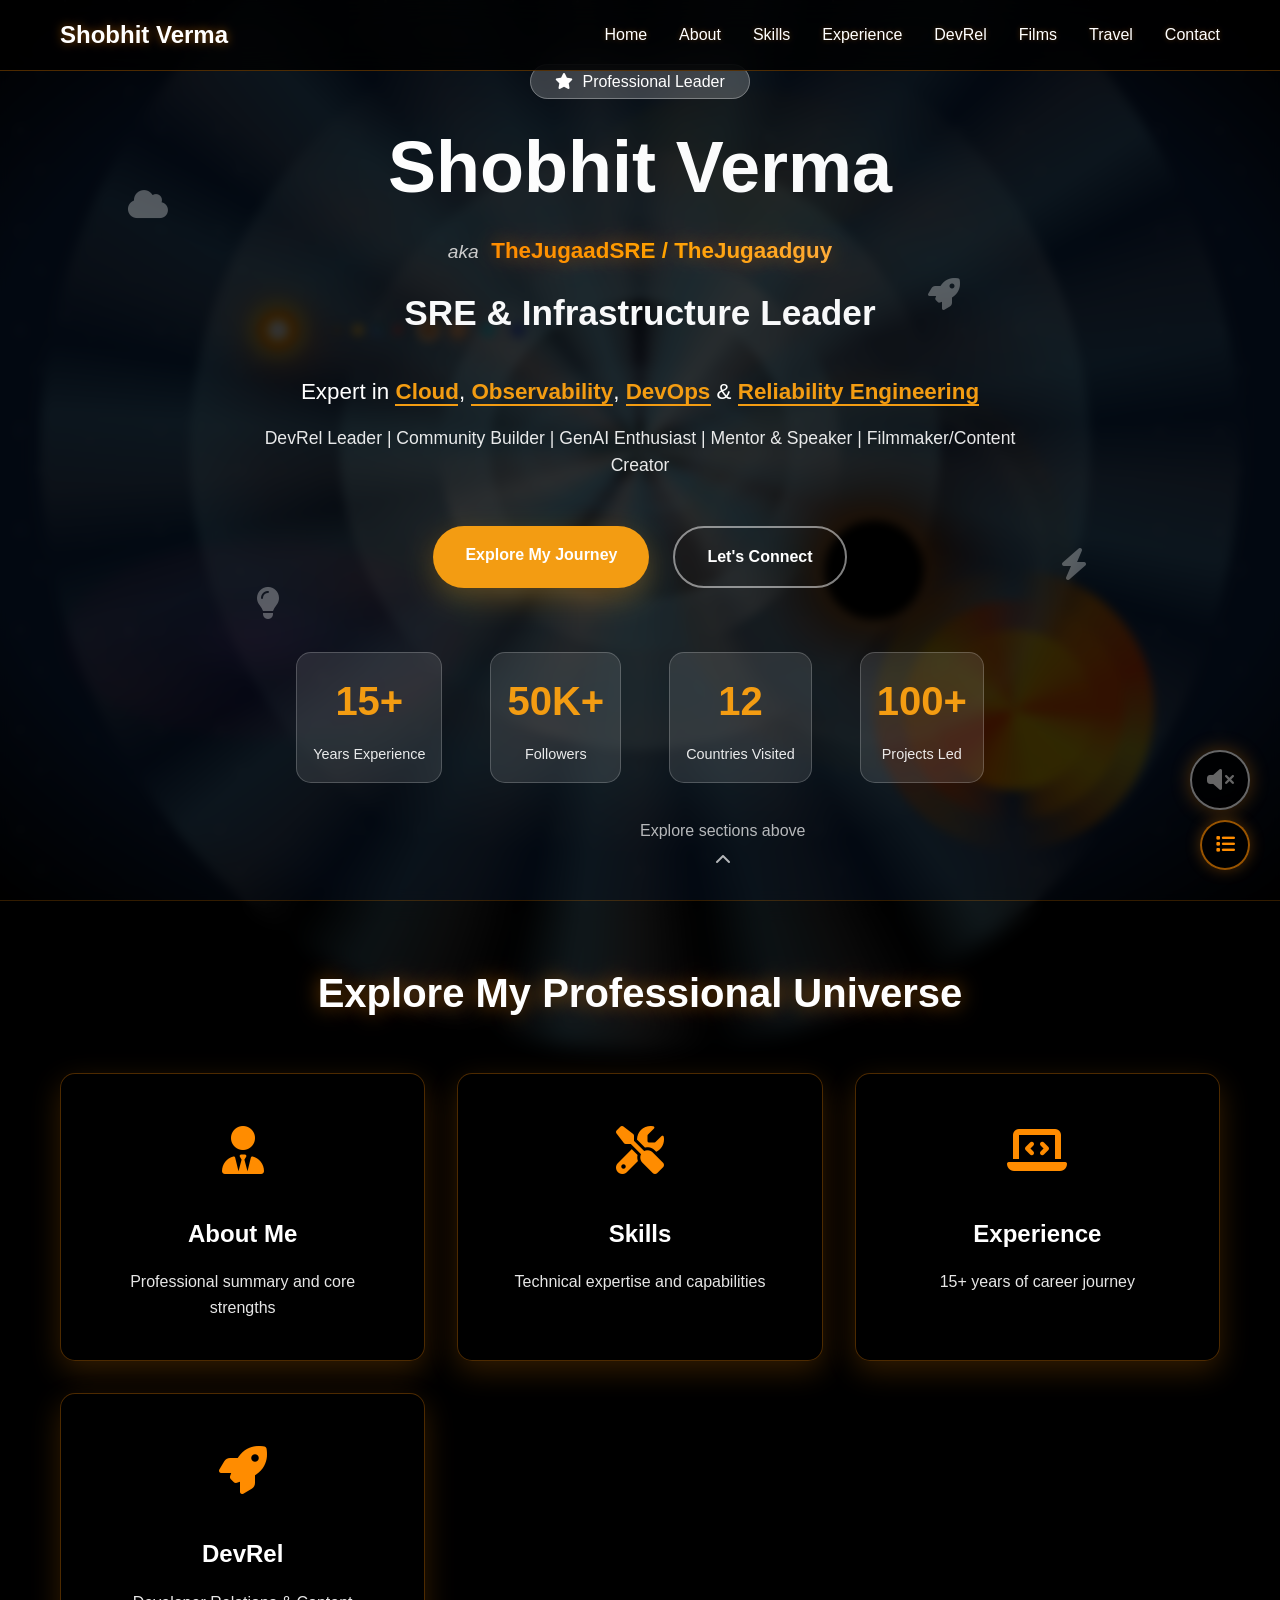
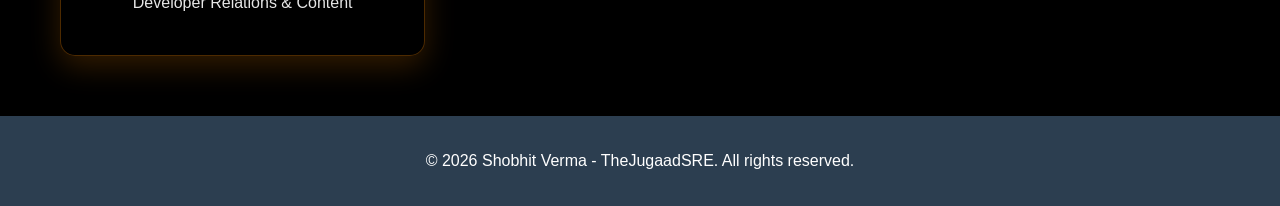
<file: index.html>
﻿<!DOCTYPE html>
<html lang="en">
<head>
    <meta charset="UTF-8">
    <meta name="viewport" content="width=device-width, initial-scale=1.0">
    <title>Shobhit Verma - TheJugaadSRE | SRE Manager & Content Creator</title>
    <link rel="stylesheet" href="styles.css">
    <link href="https://cdnjs.cloudflare.com/ajax/libs/font-awesome/6.4.0/css/all.min.css" rel="stylesheet">
</head>
<body>
    <!-- Epic Cosmic Background -->
    <div class="cosmic-scene">
        <!-- Deep Space Background -->
        <div class="deep-space"></div>
        
        <!-- Distant Stars -->
        <div class="star-field">
            <div class="star"></div>
            <div class="star"></div>
            <div class="star"></div>
            <div class="star"></div>
            <div class="star"></div>
            <div class="star"></div>
            <div class="star"></div>
            <div class="star"></div>
            <div class="star"></div>
            <div class="star"></div>
            <div class="star"></div>
            <div class="star"></div>
            <div class="star"></div>
            <div class="star"></div>
            <div class="star"></div>
            <div class="star"></div>
            <div class="star"></div>
            <div class="star"></div>
            <div class="star"></div>
            <div class="star"></div>
        </div>
        
        <!-- Solar System -->
        <div class="solar-system">
            <!-- Sun -->
            <div class="sun">
                <div class="sun-core"></div>
                <div class="sun-corona"></div>
            </div>
            
            <!-- Planets -->
            <div class="planet mercury"></div>
            <div class="planet venus"></div>
            <div class="planet earth">
                <div class="moon"></div>
            </div>
            <div class="planet mars"></div>
            <div class="planet jupiter">
                <div class="jupiter-spot"></div>
            </div>
            <div class="planet saturn">
                <div class="saturn-rings"></div>
            </div>
            <div class="planet uranus"></div>
            <div class="planet neptune"></div>
            
            <!-- Asteroid Belt -->
            <div class="asteroid-belt">
                <div class="asteroid"></div>
                <div class="asteroid"></div>
                <div class="asteroid"></div>
                <div class="asteroid"></div>
                <div class="asteroid"></div>
            </div>
        </div>
        
        <!-- Wormhole -->
        <div class="wormhole">
            <div class="wormhole-entrance"></div>
            <div class="wormhole-tunnel"></div>
            <div class="wormhole-exit"></div>
            <div class="wormhole-energy"></div>
            <div class="wormhole-donut"></div>
        </div>
        
        <!-- Black Hole -->
        <div class="blackhole-system">
            <div class="gravitational-lensing"></div>
            <div class="accretion-disk"></div>
            <div class="blackhole-center"></div>
            <div class="event-horizon"></div>
            <div class="hawking-radiation"></div>
        </div>
        
        <!-- Space Phenomena -->
        <div class="nebula"></div>
        <div class="cosmic-dust"></div>
        
        <!-- Moving Elements -->
        <div class="space-particles">
            <div class="particle"></div>
            <div class="particle"></div>
            <div class="particle"></div>
            <div class="particle"></div>
            <div class="particle"></div>
            <div class="particle"></div>
            <div class="particle"></div>
            <div class="particle"></div>
            <div class="particle"></div>
            <div class="particle"></div>
            <div class="particle"></div>
            <div class="particle"></div>
            <div class="particle"></div>
            <div class="particle"></div>
            <div class="particle"></div>
        </div>
        
        <!-- Comets -->
        <div class="comet comet-1">
            <div class="comet-tail"></div>
        </div>
        <div class="comet comet-2">
            <div class="comet-tail"></div>
        </div>
    </div>

    <!-- Advanced Web Audio API System - No HTML5 audio elements needed -->
    
    <!-- Audio Control -->
    <div class="audio-control">
        <button id="audioToggle" class="audio-btn" title="Toggle Space Music">
            <i class="fas fa-volume-mute"></i>
        </button>
        <div class="music-playlist" id="musicPlaylist" style="display: none;">
            <div class="playlist-header"><i class="fas fa-music" style="margin-right:0.3rem;"></i> Cosmic Soundscapes</div>
            <div class="playlist-tracks">
                <div class="track-item" data-track="deep-space"><i class="fas fa-moon" style="margin-right:0.3rem;"></i> Deep Space Humming</div>
                <div class="track-item" data-track="cosmic-winds"><i class="fas fa-wind" style="margin-right:0.3rem;"></i> Cosmic Winds</div>
                <div class="track-item" data-track="stellar-harmony"><i class="fas fa-star" style="margin-right:0.3rem;"></i> Stellar Harmony</div>
                <div class="track-item" data-track="nebula-dreams"><i class="fas fa-star" style="margin-right:0.3rem;"></i> Nebula Dreams</div>
                <div class="track-item" data-track="quantum-pulse"><i class="fas fa-atom" style="margin-right:0.3rem;"></i> Quantum Pulse</div>
            </div>
        </div>
        <button id="playlistToggle" class="playlist-btn" title="Show Playlist">
            <i class="fas fa-list"></i>
        </button>
    </div>

    <!-- Navigation -->
    <nav class="navbar">
        <div class="nav-container">
            <div class="nav-logo">
                <h2>Shobhit Verma</h2>
            </div>
            <ul class="nav-menu">
                <li><a href="index.html">Home</a></li>
                <li><a href="about.html">About</a></li>
                <li><a href="skills.html">Skills</a></li>
                <li><a href="experience.html">Experience</a></li>
                <li><a href="devrel.html">DevRel</a></li>
                <li><a href="films.html">Films</a></li>
                <li><a href="travel.html">Travel</a></li>
                <li><a href="contact.html">Contact</a></li>
            </ul>
            <div class="hamburger">
                <span></span>
                <span></span>
                <span></span>
            </div>
        </div>
    </nav>

    <!-- Hero Section - Main Home Content -->
    <section id="home" class="hero">
        <div class="hero-content">
            <div class="hero-badge">
                <span class="badge-text"><i class="fas fa-star" style="margin-right:0.3rem;"></i> Professional Leader</span>
            </div>
            <h1>Shobhit Verma</h1>
            <div class="hero-brand">
                <span class="brand-aka">aka</span>
                <span class="brand-names">TheJugaadSRE / TheJugaadguy</span>
            </div>
            <h2 class="hero-subtitle">SRE & Infrastructure Leader</h2>
            <div class="hero-headline">
                <p class="headline-main">Expert in <span class="highlight">Cloud</span>, <span class="highlight">Observability</span>, <span class="highlight">DevOps</span> & <span class="highlight">Reliability Engineering</span></p>
                <p class="headline-sub">DevRel Leader | Community Builder | GenAI Enthusiast | Mentor & Speaker | Filmmaker/Content Creator</p>
            </div>
            
            <div class="hero-cta">
                <a href="about.html" class="cta-primary">Explore My Journey</a>
                <a href="contact.html" class="cta-secondary">Let's Connect</a>
            </div>
            
            <div class="hero-stats">
                <div class="stat">
                    <span class="stat-number">15+</span>
                    <span class="stat-label">Years Experience</span>
                </div>
                <div class="stat">
                    <span class="stat-number">50K+</span>
                    <span class="stat-label">Followers</span>
                </div>
                <div class="stat">
                    <span class="stat-number">12</span>
                    <span class="stat-label">Countries Visited</span>
                </div>
                <div class="stat">
                    <span class="stat-number">100+</span>
                    <span class="stat-label">Projects Led</span>
                </div>
            </div>
            
            <div class="hero-scroll">
                <div class="scroll-indicator">
                    <span>Explore sections above</span>
                    <i class="fas fa-chevron-up"></i>
                </div>
            </div>
        </div>
        
        <!-- Floating elements for visual appeal -->
        <div class="floating-elements">
            <div class="float-item" data-speed="2"><i class="fas fa-cloud"></i></div>
            <div class="float-item" data-speed="3"><i class="fas fa-bolt"></i></div>
            <div class="float-item" data-speed="1.5"><i class="fas fa-rocket"></i></div>
            <div class="float-item" data-speed="2.5"><i class="fas fa-lightbulb"></i></div>
        </div>
    </section>

    <!-- Quick Navigation Cards -->
    <section class="quick-nav">
        <div class="container">
            <h2>Explore My Professional Universe</h2>
            <div class="nav-cards">
                <a href="about.html" class="nav-card">
                    <div class="card-icon"><i class="fas fa-user-tie"></i></div><h3>About Me</h3>
                    <p>Professional summary and core strengths</p>
                </a>
                <a href="skills.html" class="nav-card">
                    <div class="card-icon"><i class="fas fa-tools"></i></div><h3>Skills</h3>
                    <p>Technical expertise and capabilities</p>
                </a>
                <a href="experience.html" class="nav-card">
                    <div class="card-icon"><i class="fas fa-laptop-code"></i></div><h3>Experience</h3>
                    <p>15+ years of career journey</p>
                </a>
                <a href="devrel.html" class="nav-card">
                    <div class="card-icon"><i class="fas fa-rocket"></i></div><h3>DevRel</h3>
                    <p>Developer Relations & Content</p>
                </a>
            </div>
        </div>
    </section>

    <!-- Footer -->
    <footer class="footer">
        <div class="container">
            <p>&copy; 2026 Shobhit Verma - TheJugaadSRE. All rights reserved.</p>
        </div>
    </footer>

    <script src="script.js"></script>
    <script src="cosmic-audio.js"></script>
</body>
</html>
</file>
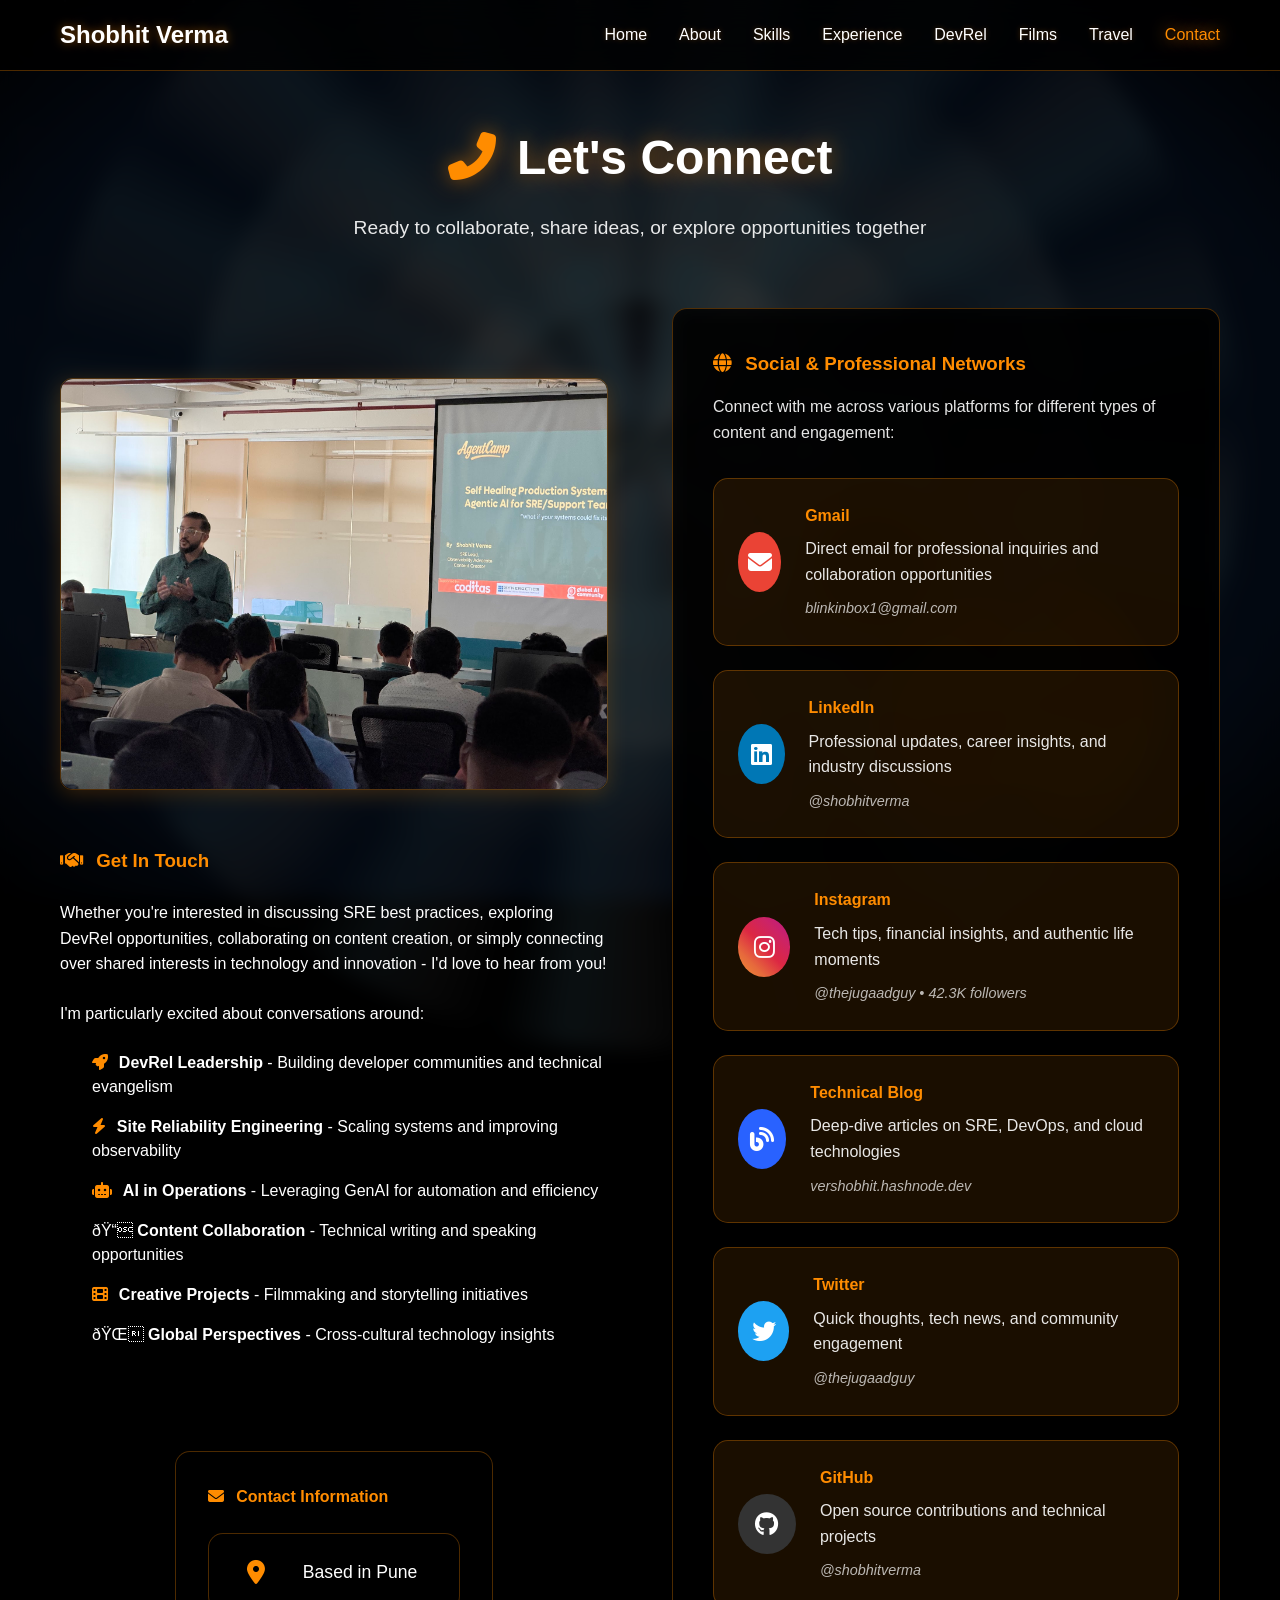
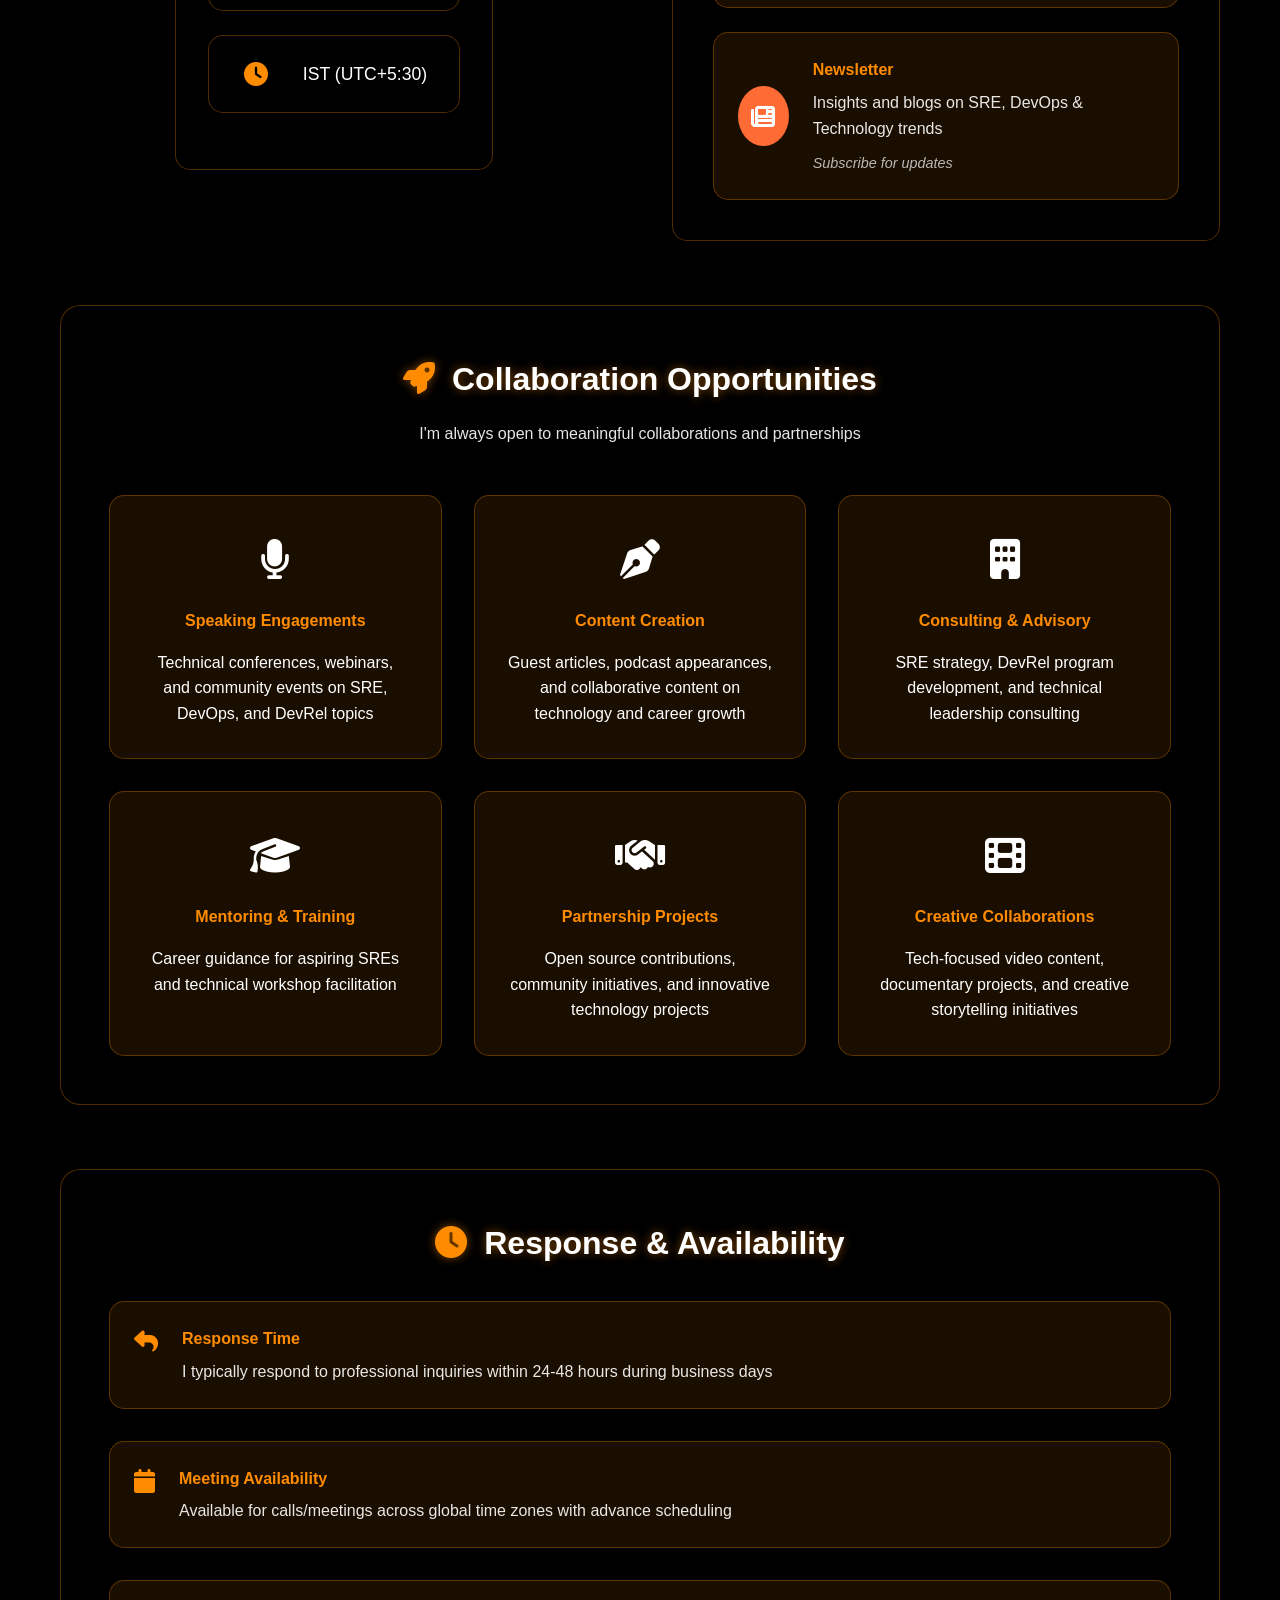
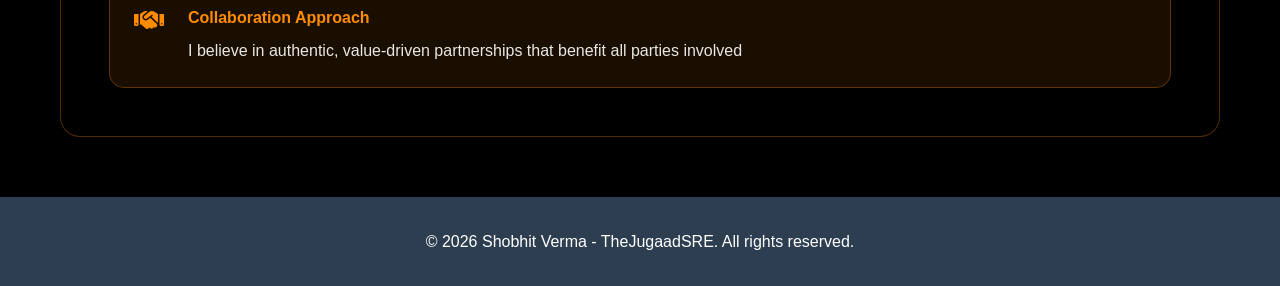
<file: contact.html>
﻿<!DOCTYPE html>
<html lang="en">
<head>
    <meta charset="UTF-8">
    <meta name="viewport" content="width=device-width, initial-scale=1.0">
    <title>Contact - Shobhit Verma | SRE Manager & Content Creator</title>
    <link rel="stylesheet" href="styles.css">
    <link href="https://cdnjs.cloudflare.com/ajax/libs/font-awesome/6.4.0/css/all.min.css" rel="stylesheet">
</head>
<body>
    <!-- Epic Cosmic Background -->
    <div class="cosmic-scene">
        <div class="deep-space"></div>
        <div class="star-field">
            <div class="star"></div>
            <div class="star"></div>
            <div class="star"></div>
            <div class="star"></div>
            <div class="star"></div>
            <div class="star"></div>
            <div class="star"></div>
            <div class="star"></div>
            <div class="star"></div>
            <div class="star"></div>
        </div>
        <div class="wormhole">
            <div class="wormhole-entrance"></div>
            <div class="wormhole-tunnel"></div>
            <div class="wormhole-exit"></div>
            <div class="wormhole-energy"></div>
            <div class="wormhole-donut"></div>
        </div>
        <div class="blackhole-system">
            <div class="gravitational-lensing"></div>
            <div class="accretion-disk"></div>
            <div class="blackhole-center"></div>
            <div class="event-horizon"></div>
            <div class="hawking-radiation"></div>
        </div>
        <div class="space-particles">
            <div class="particle"></div>
            <div class="particle"></div>
            <div class="particle"></div>
            <div class="particle"></div>
            <div class="particle"></div>
        </div>
    </div>

    <!-- Navigation -->
    <nav class="navbar">
        <div class="nav-container">
            <div class="nav-logo">
                <h2>Shobhit Verma</h2>
            </div>
            <ul class="nav-menu">
                <li><a href="index.html">Home</a></li>
                <li><a href="about.html">About</a></li>
                <li><a href="skills.html">Skills</a></li>
                <li><a href="experience.html">Experience</a></li>
                <li><a href="devrel.html">DevRel</a></li>
                <li><a href="films.html">Films</a></li>
                <li><a href="travel.html">Travel</a></li>
                <li><a href="contact.html" class="active">Contact</a></li>
            </ul>
        </div>
    </nav>

    <!-- Contact Content -->
    <main class="page-content">
        <div class="container">
            <div class="page-header">
                <h1><i class="fas fa-phone-alt" style="color:#ff8c00;margin-right:0.5rem;"></i> Let's Connect</h1>
                <p>Ready to collaborate, share ideas, or explore opportunities together</p>
            </div>

            <div class="contact-grid">
                <div class="contact-info">
                    <div class="speaking-photo" style="margin-bottom: 1.5rem; border-radius: 12px; overflow: hidden; box-shadow: 0 4px 20px rgba(255,140,0,0.2); border: 1px solid rgba(255,140,0,0.3);">
                        <img src="images/speaking.jpg" alt="Shobhit Verma speaking at AgentCamp" style="width: 100%; height: auto; display: block; border-radius: 12px;" />
                    </div>
                    <div class="contact-intro">
                        <h3><i class="fas fa-handshake" style="color:#ff8c00;margin-right:0.5rem;"></i> Get In Touch</h3>
                        <p>Whether you're interested in discussing SRE best practices, exploring DevRel opportunities, collaborating on content creation, or simply connecting over shared interests in technology and innovation - I'd love to hear from you!</p>
                        
                        <p>I'm particularly excited about conversations around:</p>
                        <ul class="interest-list">
                            <li><i class="fas fa-rocket" style="color:#ff8c00;margin-right:0.4rem;"></i> <strong>DevRel Leadership</strong> - Building developer communities and technical evangelism</li>
                            <li><i class="fas fa-bolt" style="color:#ff8c00;margin-right:0.4rem;"></i> <strong>Site Reliability Engineering</strong> - Scaling systems and improving observability</li>
                            <li><i class="fas fa-robot" style="color:#ff8c00;margin-right:0.4rem;"></i> <strong>AI in Operations</strong> - Leveraging GenAI for automation and efficiency</li>
                            <li>ðŸ“ <strong>Content Collaboration</strong> - Technical writing and speaking opportunities</li>
                            <li><i class="fas fa-film" style="color:#ff8c00;margin-right:0.4rem;"></i> <strong>Creative Projects</strong> - Filmmaking and storytelling initiatives</li>
                            <li>ðŸŒ <strong>Global Perspectives</strong> - Cross-cultural technology insights</li>
                        </ul>
                    </div>
                    
                    <div class="contact-methods">
                        <h4><i class="fas fa-envelope" style="color:#ff8c00;margin-right:0.5rem;"></i> Contact Information</h4>
                        <div class="contact-item">
                            <i class="fas fa-map-marker-alt"></i>
                            <span>Based in Pune</span>
                        </div>
                        <div class="contact-item">
                            <i class="fas fa-clock"></i>
                            <span>IST (UTC+5:30)</span>
                        </div>
                    </div>
                </div>
                
                <div class="social-connect">
                    <h3><i class="fas fa-globe" style="color:#ff8c00;margin-right:0.5rem;"></i> Social &amp; Professional Networks</h3>
                    <p>Connect with me across various platforms for different types of content and engagement:</p>
                    
                    <div class="social-platforms">
                        <a href="mailto:blinkinbox1@gmail.com?subject=Hello%20Shobhit%20-%20Let's%20Connect&body=Hi%20Shobhit,%0A%0AI%20came%20across%20your%20website%20and%20would%20love%20to%20connect.%0A%0A[Please%20share%20your%20message%20here]%0A%0ABest%20regards," class="social-platform gmail" title="Send email to Shobhit">
                            <div class="platform-icon">
                                <i class="fas fa-envelope"></i>
                            </div>
                            <div class="platform-info">
                                <h4>Gmail</h4>
                                <p>Direct email for professional inquiries and collaboration opportunities</p>
                                <span class="platform-handle">blinkinbox1@gmail.com</span>
                            </div>
                        </a>
                        
                        <a href="https://www.linkedin.com/in/vershobhit" target="_blank" class="social-platform linkedin">
                            <div class="platform-icon">
                                <i class="fab fa-linkedin"></i>
                            </div>
                            <div class="platform-info">
                                <h4>LinkedIn</h4>
                                <p>Professional updates, career insights, and industry discussions</p>
                                <span class="platform-handle">@shobhitverma</span>
                            </div>
                        </a>
                        
                        <a href="https://instagram.com/thejugaadguy" target="_blank" class="social-platform instagram">
                            <div class="platform-icon">
                                <i class="fab fa-instagram"></i>
                            </div>
                            <div class="platform-info">
                                <h4>Instagram</h4>
                                <p>Tech tips, financial insights, and authentic life moments</p>
                                <span class="platform-handle">@thejugaadguy &bull; 42.3K followers</span>
                            </div>
                        </a>
                        
                        <a href="https://vershobhit.hashnode.dev" target="_blank" class="social-platform blog">
                            <div class="platform-icon">
                                <i class="fas fa-blog"></i>
                            </div>
                            <div class="platform-info">
                                <h4>Technical Blog</h4>
                                <p>Deep-dive articles on SRE, DevOps, and cloud technologies</p>
                                <span class="platform-handle">vershobhit.hashnode.dev</span>
                            </div>
                        </a>
                        
                        <a href="https://twitter.com/thejugaadguy" target="_blank" class="social-platform twitter">
                            <div class="platform-icon">
                                <i class="fab fa-twitter"></i>
                            </div>
                            <div class="platform-info">
                                <h4>Twitter</h4>
                                <p>Quick thoughts, tech news, and community engagement</p>
                                <span class="platform-handle">@thejugaadguy</span>
                            </div>
                        </a>
                        
                        <a href="https://github.com/infrawithshobhit" target="_blank" class="social-platform github">
                            <div class="platform-icon">
                                <i class="fab fa-github"></i>
                            </div>
                            <div class="platform-info">
                                <h4>GitHub</h4>
                                <p>Open source contributions and technical projects</p>
                                <span class="platform-handle">@shobhitverma</span>
                            </div>
                        </a>
                        
                        <a href="https://vershobhit.hashnode.dev/newsletter" target="_blank" class="social-platform newsletter">
                            <div class="platform-icon">
                                <i class="fas fa-newspaper"></i>
                            </div>
                            <div class="platform-info">
                                <h4>Newsletter</h4>
                                <p>Insights and blogs on SRE, DevOps & Technology trends</p>
                                <span class="platform-handle">Subscribe for updates</span>
                            </div>
                        </a>
                    </div>
                </div>
            </div>
            
            <!-- Collaboration Opportunities -->
            <div class="collaboration-section">
                <div class="collaboration-header">
                    <h3><i class="fas fa-rocket" style="color:#ff8c00;margin-right:0.5rem;"></i> Collaboration Opportunities</h3>
                    <p>I'm always open to meaningful collaborations and partnerships</p>
                </div>
                
                <div class="opportunities-grid">
                    <div class="opportunity-card">
                        <div class="opportunity-icon"><i class="fas fa-microphone"></i></div><h4>Speaking Engagements</h4>
                        <p>Technical conferences, webinars, and community events on SRE, DevOps, and DevRel topics</p>
                    </div>
                    
                    <div class="opportunity-card">
                        <div class="opportunity-icon"><i class="fas fa-pen-nib"></i></div><h4>Content Creation</h4>
                        <p>Guest articles, podcast appearances, and collaborative content on technology and career growth</p>
                    </div>
                    
                    <div class="opportunity-card">
                        <div class="opportunity-icon"><i class="fas fa-building"></i></div><h4>Consulting & Advisory</h4>
                        <p>SRE strategy, DevRel program development, and technical leadership consulting</p>
                    </div>
                    
                    <div class="opportunity-card">
                        <div class="opportunity-icon"><i class="fas fa-graduation-cap"></i></div><h4>Mentoring & Training</h4>
                        <p>Career guidance for aspiring SREs and technical workshop facilitation</p>
                    </div>
                    
                    <div class="opportunity-card">
                        <div class="opportunity-icon"><i class="fas fa-handshake"></i></div><h4>Partnership Projects</h4>
                        <p>Open source contributions, community initiatives, and innovative technology projects</p>
                    </div>
                    
                    <div class="opportunity-card">
                        <div class="opportunity-icon"><i class="fas fa-film"></i></div><h4>Creative Collaborations</h4>
                        <p>Tech-focused video content, documentary projects, and creative storytelling initiatives</p>
                    </div>
                </div>
            </div>
            
            <!-- Response Expectations -->
            <div class="response-info">
                <div class="response-header">
                    <h3><i class="fas fa-clock" style="color:#ff8c00;margin-right:0.5rem;"></i> Response &amp; Availability</h3>
                </div>
                
                <div class="response-details">
                    <div class="response-item">
                        <i class="fas fa-reply"></i>
                        <div class="response-text">
                            <h4>Response Time</h4>
                            <p>I typically respond to professional inquiries within 24-48 hours during business days</p>
                        </div>
                    </div>
                    
                    <div class="response-item">
                        <i class="fas fa-calendar"></i>
                        <div class="response-text">
                            <h4>Meeting Availability</h4>
                            <p>Available for calls/meetings across global time zones with advance scheduling</p>
                        </div>
                    </div>
                    
                    <div class="response-item">
                        <i class="fas fa-handshake"></i>
                        <div class="response-text">
                            <h4>Collaboration Approach</h4>
                            <p>I believe in authentic, value-driven partnerships that benefit all parties involved</p>
                        </div>
                    </div>
                </div>
            </div>
        </div>
    </main>

    <!-- Footer -->
    <footer class="footer">
        <div class="container">
            <p>&copy; 2026 Shobhit Verma - TheJugaadSRE. All rights reserved.</p>
        </div>
    </footer>

    <script src="script.js"></script>
</body>
</html>
</file>
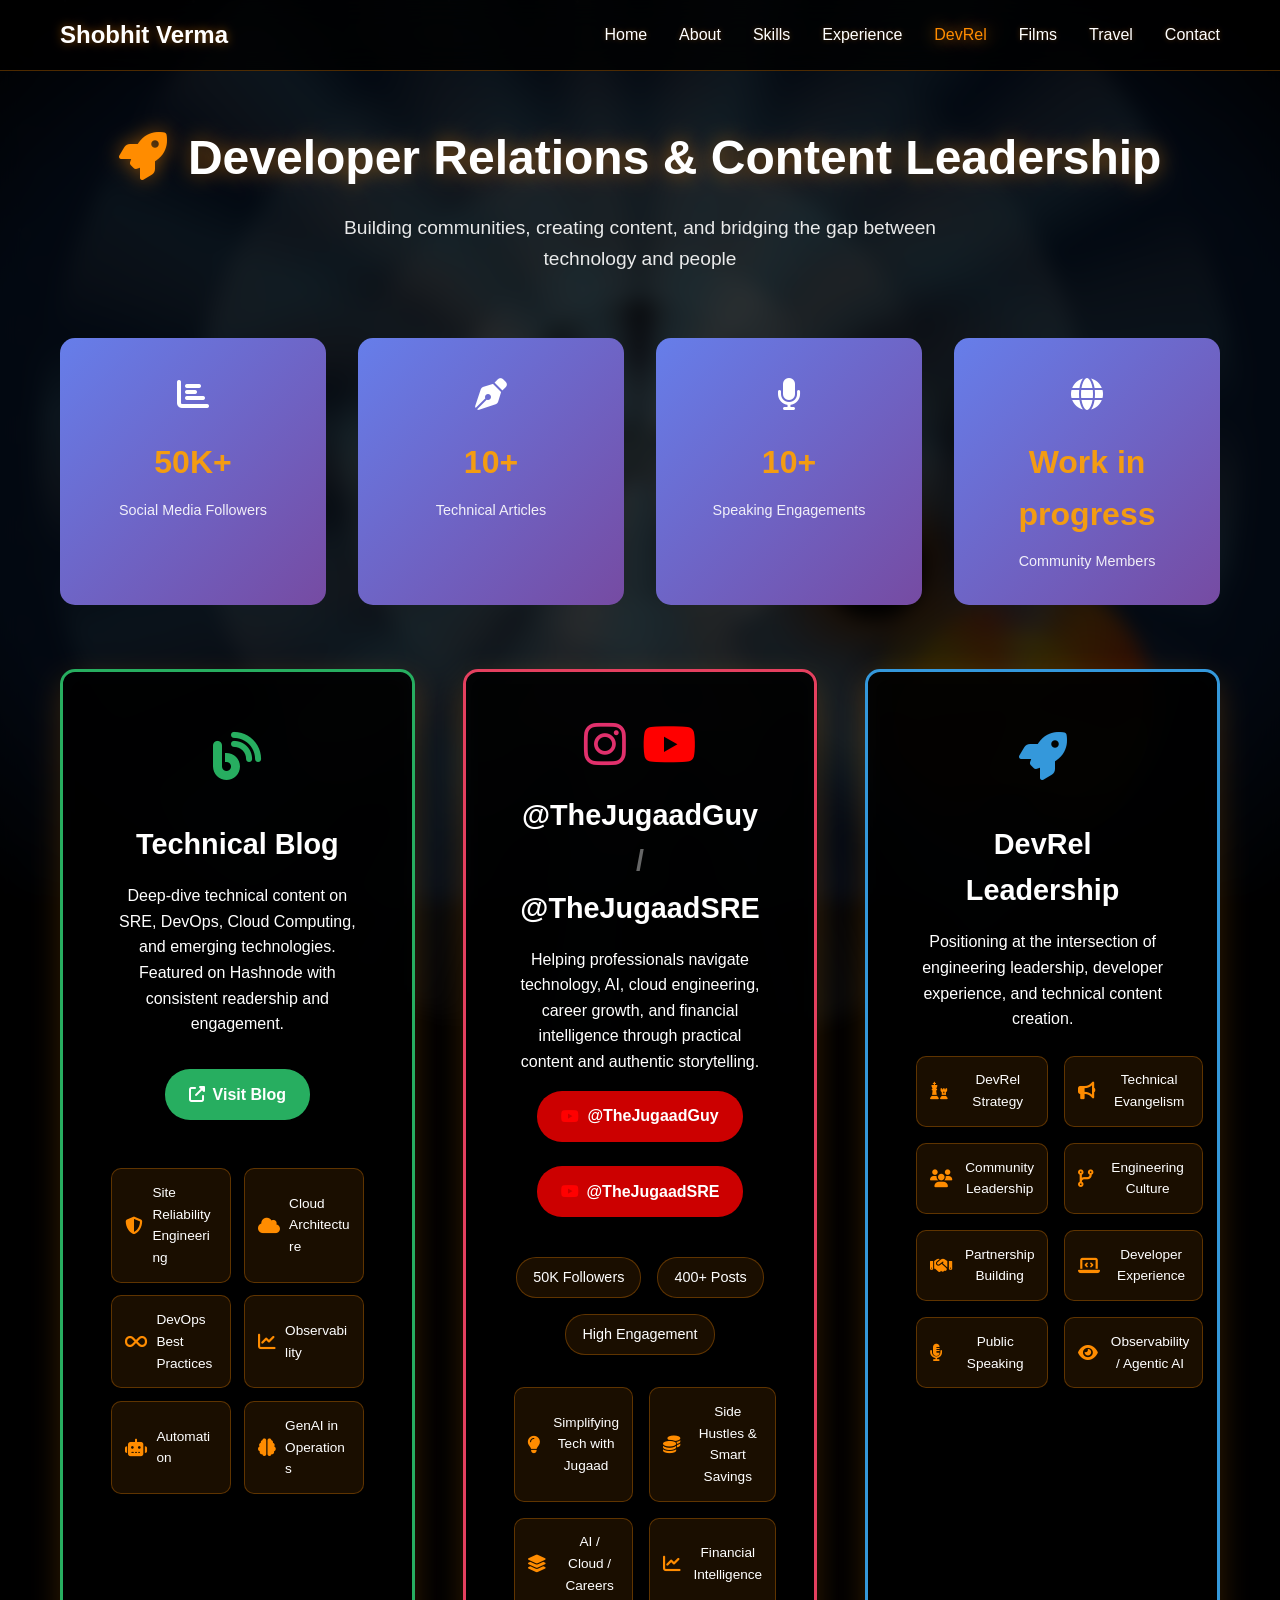
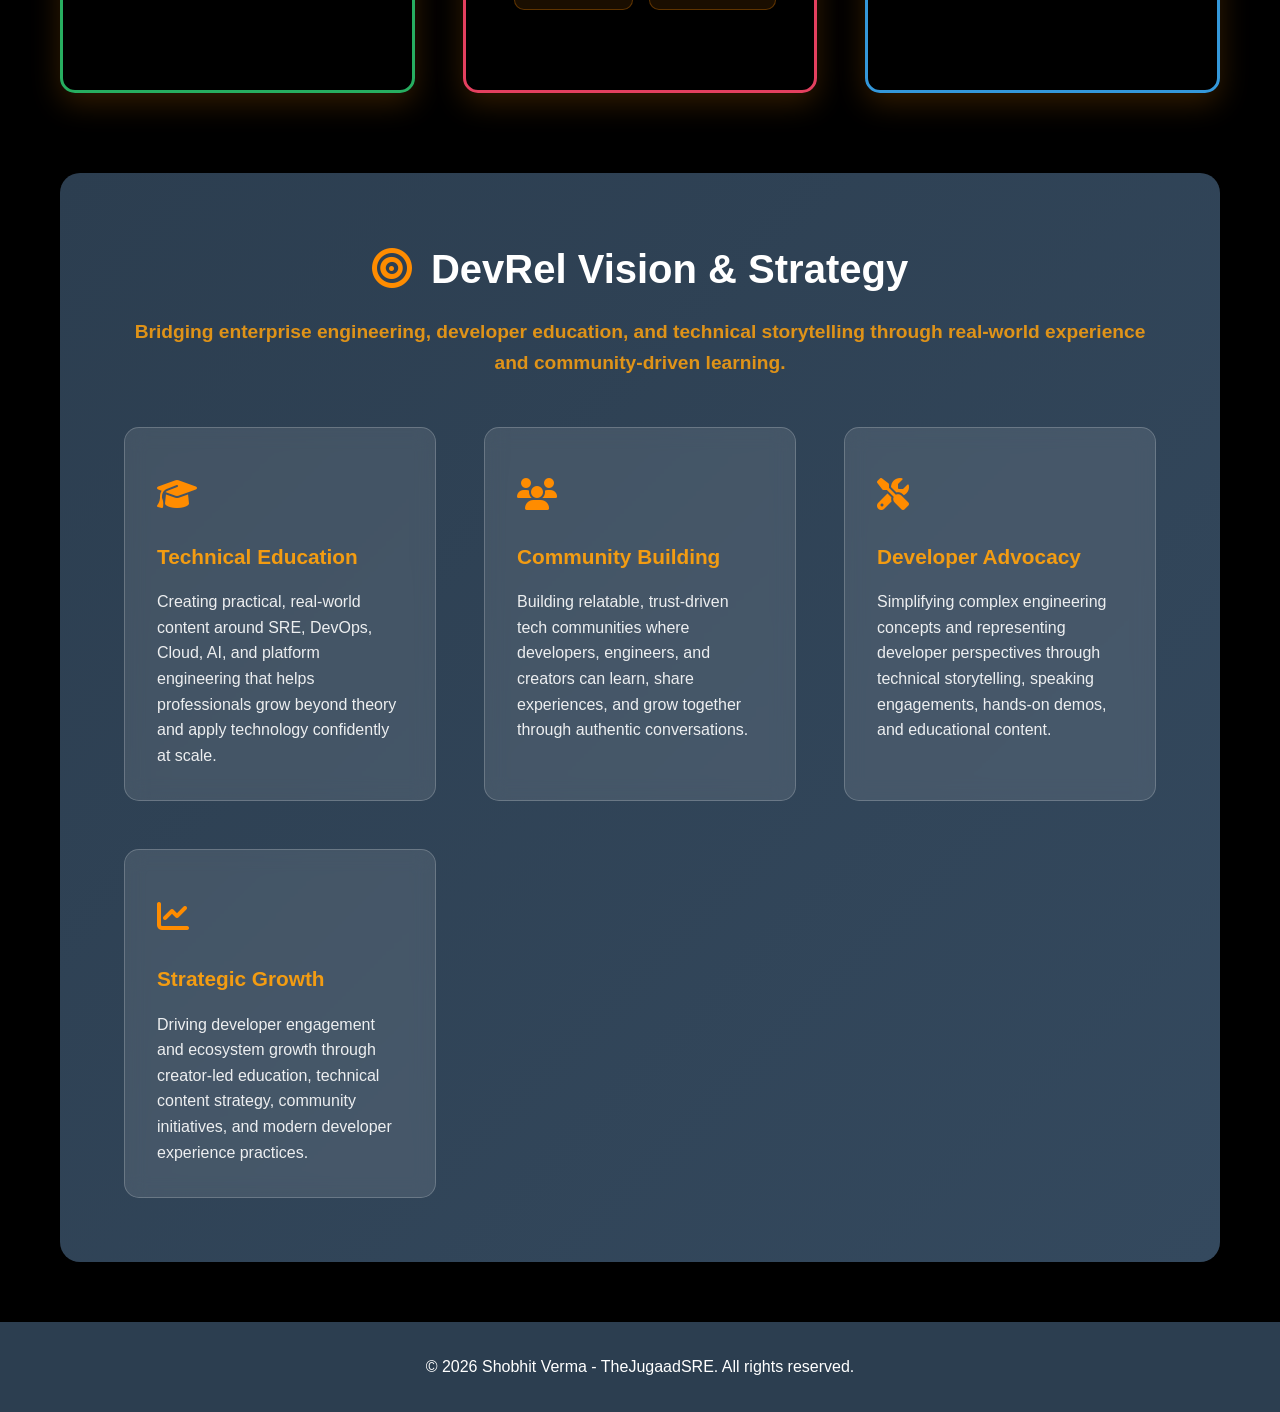
<file: devrel.html>
﻿<!DOCTYPE html>
<html lang="en">
<head>
    <meta charset="UTF-8">
    <meta name="viewport" content="width=device-width, initial-scale=1.0">
    <title>DevRel - Shobhit Verma | SRE Manager & Content Creator</title>
    <link rel="stylesheet" href="styles.css">
    <link href="https://cdnjs.cloudflare.com/ajax/libs/font-awesome/6.4.0/css/all.min.css" rel="stylesheet">
</head>
<body>
    <!-- Epic Cosmic Background -->
    <div class="cosmic-scene">
        <div class="deep-space"></div>
        <div class="star-field">
            <div class="star"></div>
            <div class="star"></div>
            <div class="star"></div>
            <div class="star"></div>
            <div class="star"></div>
            <div class="star"></div>
            <div class="star"></div>
            <div class="star"></div>
            <div class="star"></div>
            <div class="star"></div>
        </div>
        <div class="wormhole">
            <div class="wormhole-entrance"></div>
            <div class="wormhole-tunnel"></div>
            <div class="wormhole-exit"></div>
            <div class="wormhole-energy"></div>
            <div class="wormhole-donut"></div>
        </div>
        <div class="blackhole-system">
            <div class="gravitational-lensing"></div>
            <div class="accretion-disk"></div>
            <div class="blackhole-center"></div>
            <div class="event-horizon"></div>
            <div class="hawking-radiation"></div>
        </div>
        <div class="space-particles">
            <div class="particle"></div>
            <div class="particle"></div>
            <div class="particle"></div>
            <div class="particle"></div>
            <div class="particle"></div>
        </div>
    </div>

    <!-- Navigation -->
    <nav class="navbar">
        <div class="nav-container">
            <div class="nav-logo">
                <h2>Shobhit Verma</h2>
            </div>
            <ul class="nav-menu">
                <li><a href="index.html">Home</a></li>
                <li><a href="about.html">About</a></li>
                <li><a href="skills.html">Skills</a></li>
                <li><a href="experience.html">Experience</a></li>
                <li><a href="devrel.html" class="active">DevRel</a></li>
                <li><a href="films.html">Films</a></li>
                <li><a href="travel.html">Travel</a></li>
                <li><a href="contact.html">Contact</a></li>
            </ul>
        </div>
    </nav>

    <!-- DevRel Content -->
    <main class="page-content">
        <div class="container">
            <div class="page-header">
                <h1><i class="fas fa-rocket" style="color:#ff8c00;margin-right:0.5rem;"></i> Developer Relations &amp; Content Leadership</h1>
                <p>Building communities, creating content, and bridging the gap between technology and people</p>
            </div>

            <!-- DevRel Highlights -->
            <div class="devrel-highlights">
                <div class="highlight-item">
                    <div class="highlight-icon"><i class="fas fa-chart-bar"></i></div>
                    <span class="highlight-number">50K+</span>
                    <span class="highlight-label">Social Media Followers</span>
                </div>
                <div class="highlight-item">
                    <div class="highlight-icon"><i class="fas fa-pen-nib"></i></div>
                    <span class="highlight-number">10+</span>
                    <span class="highlight-label">Technical Articles</span>
                </div>
                <div class="highlight-item">
                    <div class="highlight-icon"><i class="fas fa-microphone"></i></div>
                    <span class="highlight-number">10+</span>
                    <span class="highlight-label">Speaking Engagements</span>
                </div>
                <div class="highlight-item">
                    <div class="highlight-icon"><i class="fas fa-globe"></i></div>
                    <span class="highlight-number">Work in progress</span>
                    <span class="highlight-label">Community Members</span>
                </div>
            </div>

            <!-- Content Platforms -->
            <div class="content-grid">
                <!-- Technical Blog -->
                <div class="content-card featured">
                    <div class="content-icon">
                        <i class="fas fa-blog"></i>
                    </div>
                    <h3>Technical Blog</h3>
                    <p>Deep-dive technical content on SRE, DevOps, Cloud Computing, and emerging technologies. Featured on Hashnode with consistent readership and engagement.</p>
                    
                    <div class="content-actions">
                        <a href="https://vershobhit.hashnode.dev" target="_blank" class="blog-link">
                            <i class="fas fa-external-link-alt"></i>
                            Visit Blog
                        </a>
                    </div>
                    
                    <div class="content-topics">
                        <span><i class="fas fa-shield-alt"></i> Site Reliability Engineering</span>
                        <span><i class="fas fa-cloud"></i> Cloud Architecture</span>
                        <span><i class="fas fa-infinity"></i> DevOps Best Practices</span>
                        <span><i class="fas fa-chart-line"></i> Observability</span>
                        <span><i class="fas fa-robot"></i> Automation</span>
                        <span><i class="fas fa-brain"></i> GenAI in Operations</span>
                    </div>
                </div>

                <!-- Instagram Brand -->
                <div class="content-card instagram-brand">
                    <div class="content-icon" style="display: flex; gap: 1rem; justify-content: center; align-items: center;">
                        <i class="fab fa-instagram" style="color: #e1306c;"></i>
                        <i class="fab fa-youtube" style="color: #ff0000;"></i>
                    </div>
                    <h3>
                        <a href="https://instagram.com/thejugaadguy" target="_blank" style="color: inherit; text-decoration: none;">@TheJugaadGuy</a>
                        <span style="color: rgba(255,255,255,0.4); margin: 0 0.5rem;">/</span>
                        <a href="https://instagram.com/thejugaadsre" target="_blank" style="color: inherit; text-decoration: none;">@TheJugaadSRE</a>
                    </h3>
                    <p>Helping professionals navigate technology, AI, cloud engineering, career growth, and financial intelligence through practical content and authentic storytelling.</p>
                    
                    <div class="youtube-handles" style="display: flex; flex-direction: column; align-items: center; gap: 0.5rem; margin: 1rem 0;">
                        <a href="https://www.youtube.com/@TheJugaadguy" target="_blank" class="youtube-link">
                            <i class="fab fa-youtube" style="color: #ff0000;"></i> @TheJugaadGuy
                        </a>
                        <a href="https://www.youtube.com/@TheJugaadsre" target="_blank" class="youtube-link">
                            <i class="fab fa-youtube" style="color: #ff0000;"></i> @TheJugaadSRE
                        </a>
                    </div>
                    <div class="social-stats">
                        <span>50K Followers</span>
                        <span>400+ Posts</span>
                        <span>High Engagement</span>
                    </div>
                    
                    <div class="brand-highlights">
                        <div class="brand-item">
                            <i class="fas fa-lightbulb"></i>
                            <span>Simplifying Tech with Jugaad</span>
                        </div>
                        <div class="brand-item">
                            <i class="fas fa-coins"></i>
                            <span>Side Hustles & Smart Savings</span>
                        </div>
                        <div class="brand-item">
                            <i class="fas fa-layer-group"></i>
                            <span>AI / Cloud / Careers</span>
                        </div>
                        <div class="brand-item">
                            <i class="fas fa-chart-line"></i>
                            <span>Financial Intelligence</span>
                        </div>
                    </div>
                </div>

                <!-- DevRel Leadership -->
                <div class="content-card devrel-leadership">
                    <div class="content-icon">
                        <i class="fas fa-rocket"></i>
                    </div>
                    <h3>DevRel Leadership</h3>
                    <p>Positioning at the intersection of engineering leadership, developer experience, and technical content creation.</p>
                    
                    <div class="devrel-capabilities">
                        <div class="capability-item">
                            <i class="fas fa-chess"></i>
                            <span>DevRel Strategy</span>
                        </div>
                        <div class="capability-item">
                            <i class="fas fa-bullhorn"></i>
                            <span>Technical Evangelism</span>
                        </div>
                        <div class="capability-item">
                            <i class="fas fa-users"></i>
                            <span>Community Leadership</span>
                        </div>
                        <div class="capability-item">
                            <i class="fas fa-code-branch"></i>
                            <span>Engineering Culture</span>
                        </div>
                        <div class="capability-item">
                            <i class="fas fa-handshake"></i>
                            <span>Partnership Building</span>
                        </div>
                        <div class="capability-item">
                            <i class="fas fa-laptop-code"></i>
                            <span>Developer Experience</span>
                        </div>
                        <div class="capability-item">
                            <i class="fas fa-microphone-alt"></i>
                            <span>Public Speaking</span>
                        </div>
                        <div class="capability-item">
                            <i class="fas fa-eye"></i>
                            <span>Observability / Agentic AI</span>
                        </div>
                    </div>
                </div>
            </div>

            <!-- DevRel Vision -->
            <div class="devrel-vision">
                <div class="vision-header">
                    <h3><i class="fas fa-bullseye" style="color:#ff8c00;margin-right:0.5rem;"></i> DevRel Vision &amp; Strategy</h3>
                    <p>Bridging enterprise engineering, developer education, and technical storytelling through real-world experience and community-driven learning.</p>
                </div>
                
                <div class="vision-content">
                    <div class="vision-pillar">
                        <div class="pillar-icon"><i class="fas fa-graduation-cap" style="color:#ff8c00;font-size:2rem;"></i></div>
                        <h4>Technical Education</h4>
                        <p>Creating practical, real-world content around SRE, DevOps, Cloud, AI, and platform engineering that helps professionals grow beyond theory and apply technology confidently at scale.</p>
                    </div>

                    <div class="vision-pillar">
                        <div class="pillar-icon"><i class="fas fa-users" style="color:#ff8c00;font-size:2rem;"></i></div>
                        <h4>Community Building</h4>
                        <p>Building relatable, trust-driven tech communities where developers, engineers, and creators can learn, share experiences, and grow together through authentic conversations.</p>
                    </div>

                    <div class="vision-pillar">
                        <div class="pillar-icon"><i class="fas fa-tools" style="color:#ff8c00;font-size:2rem;"></i></div>
                        <h4>Developer Advocacy</h4>
                        <p>Simplifying complex engineering concepts and representing developer perspectives through technical storytelling, speaking engagements, hands-on demos, and educational content.</p>
                    </div>

                    <div class="vision-pillar">
                        <div class="pillar-icon"><i class="fas fa-chart-line" style="color:#ff8c00;font-size:2rem;"></i></div>
                        <h4>Strategic Growth</h4>
                        <p>Driving developer engagement and ecosystem growth through creator-led education, technical content strategy, community initiatives, and modern developer experience practices.</p>
                    </div>
                </div>
            </div>
        </div>
    </main>

    <!-- Footer -->
    <footer class="footer">
        <div class="container">
            <p>&copy; 2026 Shobhit Verma - TheJugaadSRE. All rights reserved.</p>
        </div>
    </footer>

    <script src="script.js"></script>
</body>
</html>
</file>
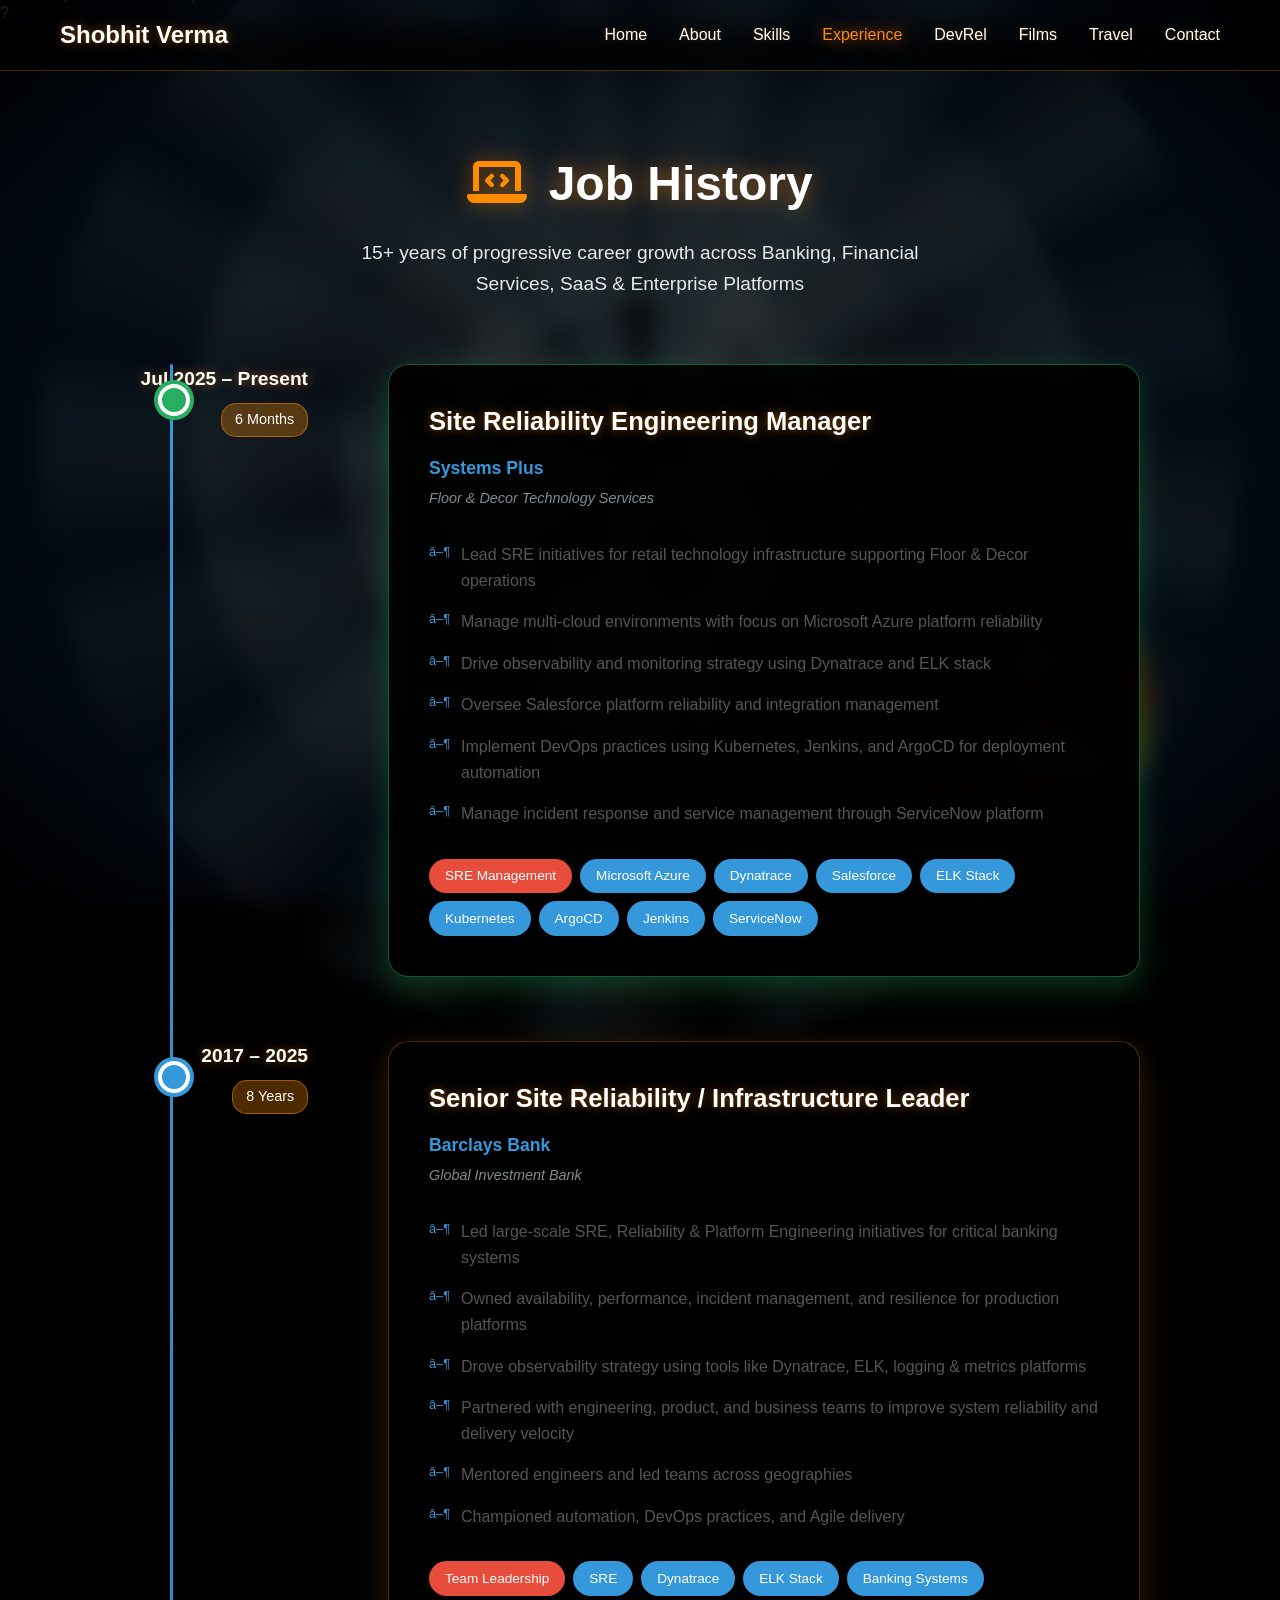
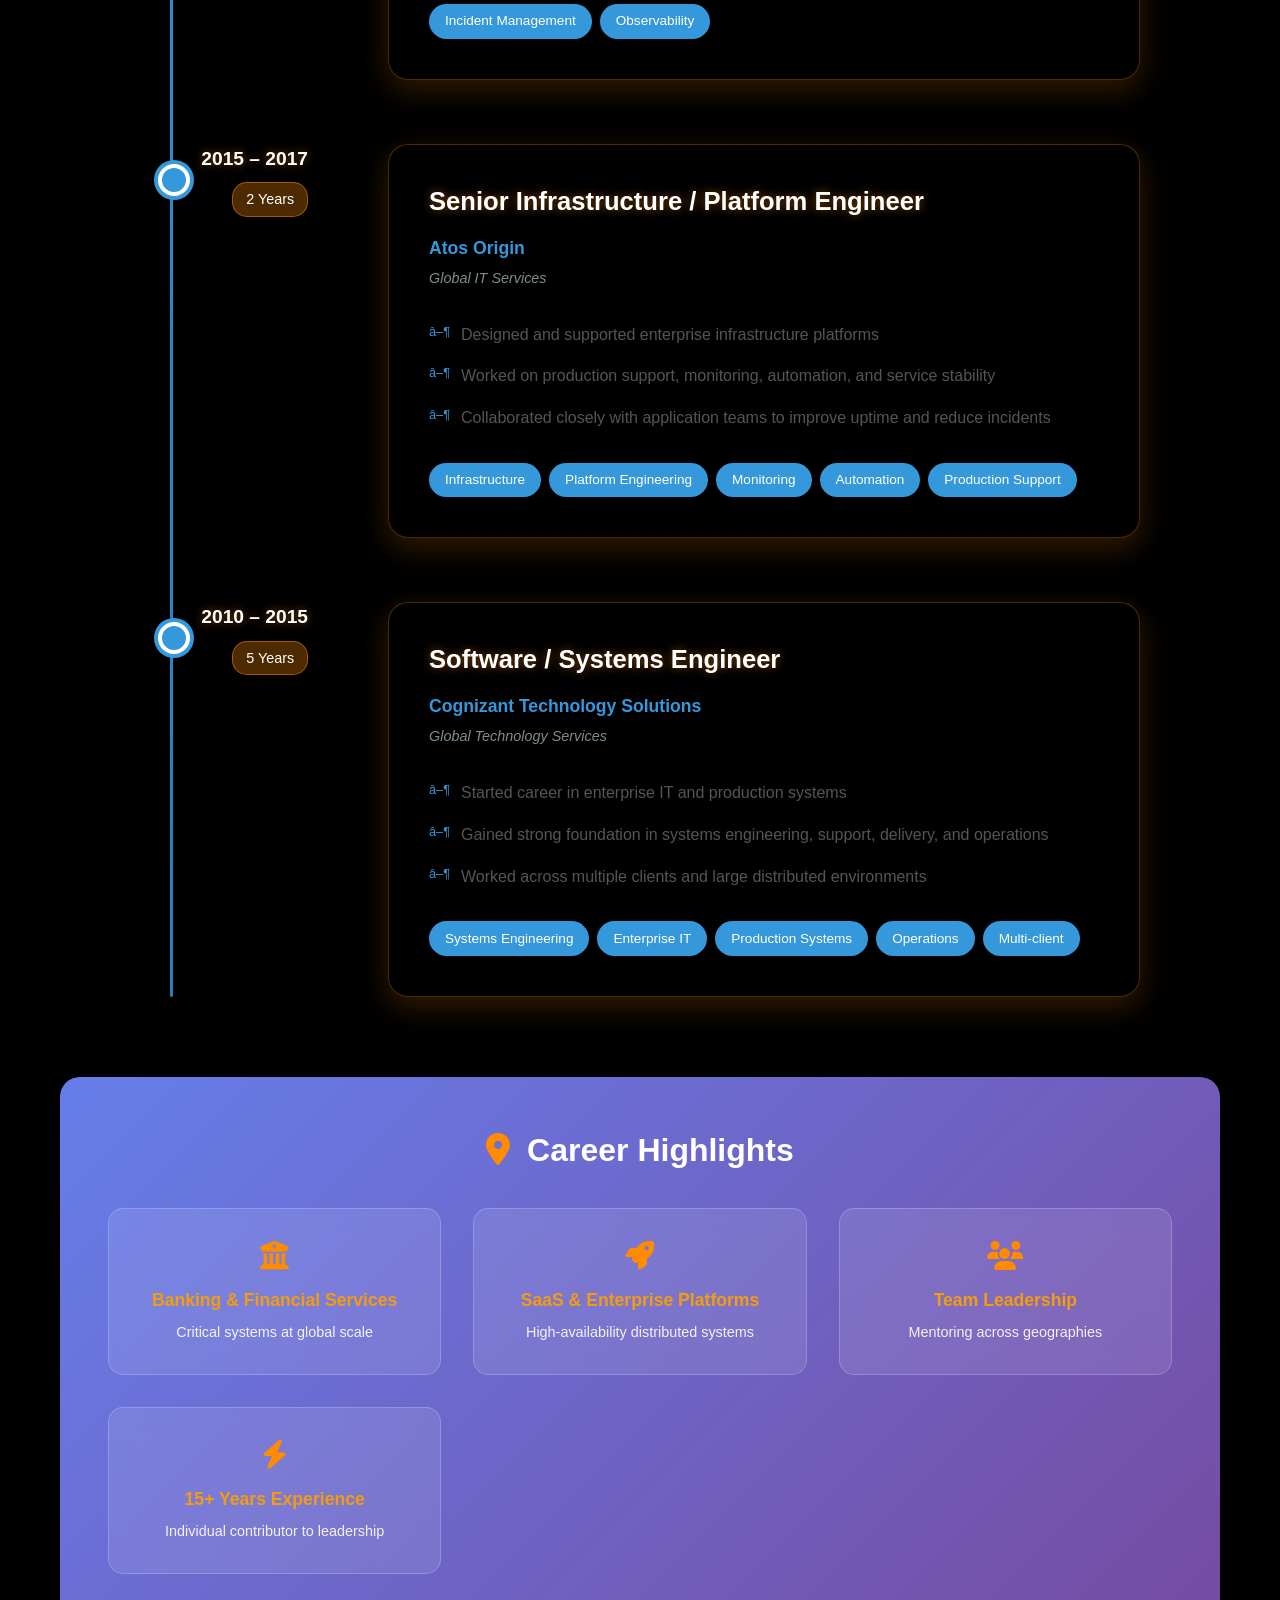
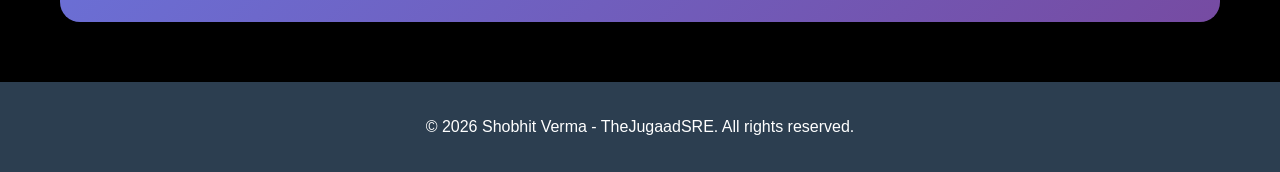
<file: experience.html>
﻿?<!DOCTYPE html>
<html lang="en">
<head>
    <meta charset="UTF-8">
    <meta name="viewport" content="width=device-width, initial-scale=1.0">
    <title>Experience - Shobhit Verma | SRE Manager & Content Creator</title>
    <link rel="stylesheet" href="styles.css">
    <link href="https://cdnjs.cloudflare.com/ajax/libs/font-awesome/6.4.0/css/all.min.css" rel="stylesheet">
</head>
<body>
    <!-- Epic Cosmic Background -->
    <div class="cosmic-scene">
        <div class="deep-space"></div>
        <div class="star-field">
            <div class="star"></div>
            <div class="star"></div>
            <div class="star"></div>
            <div class="star"></div>
            <div class="star"></div>
        </div>
        <div class="wormhole">
            <div class="wormhole-entrance"></div>
            <div class="wormhole-tunnel"></div>
            <div class="wormhole-exit"></div>
            <div class="wormhole-energy"></div>
            <div class="wormhole-donut"></div>
        </div>
        <div class="blackhole-system">
            <div class="gravitational-lensing"></div>
            <div class="accretion-disk"></div>
            <div class="blackhole-center"></div>
            <div class="event-horizon"></div>
            <div class="hawking-radiation"></div>
        </div>
        <div class="space-particles">
            <div class="particle"></div>
            <div class="particle"></div>
            <div class="particle"></div>
        </div>
    </div>

    <!-- Navigation -->
    <nav class="navbar">
        <div class="nav-container">
            <div class="nav-logo">
                <h2>Shobhit Verma</h2>
            </div>
            <ul class="nav-menu">
                <li><a href="index.html">Home</a></li>
                <li><a href="about.html">About</a></li>
                <li><a href="skills.html">Skills</a></li>
                <li><a href="experience.html" class="active">Experience</a></li>
                <li><a href="devrel.html">DevRel</a></li>
                <li><a href="films.html">Films</a></li>
                <li><a href="travel.html">Travel</a></li>
                <li><a href="contact.html">Contact</a></li>
            </ul>
        </div>
    </nav>

    <!-- Experience Content -->
    <main class="page-content">
        <div class="container">
            <div class="page-header">
                <h1><i class="fas fa-laptop-code" style="color:#ff8c00;margin-right:0.5rem;"></i> Job History</h1>
                <p>15+ years of progressive career growth across Banking, Financial Services, SaaS & Enterprise Platforms</p>
            </div>

            <div class="timeline">
                <!-- Current Role -->
                <div class="timeline-item current">
                    <div class="timeline-date">
                        <span class="year">Jul 2025 &ndash; Present</span>
                        <span class="duration">6 Months</span>
                    </div>
                    <div class="timeline-content">
                        <div class="job-header">
                            <h3>Site Reliability Engineering Manager</h3>
                            <div class="company-info">
                                <span class="company">Systems Plus</span>
                                <span class="company-type">Floor & Decor Technology Services</span>
                            </div>
                        </div>
                        <div class="job-description">
                            <ul class="responsibilities">
                                <li>Lead SRE initiatives for retail technology infrastructure supporting Floor & Decor operations</li>
                                <li>Manage multi-cloud environments with focus on Microsoft Azure platform reliability</li>
                                <li>Drive observability and monitoring strategy using Dynatrace and ELK stack</li>
                                <li>Oversee Salesforce platform reliability and integration management</li>
                                <li>Implement DevOps practices using Kubernetes, Jenkins, and ArgoCD for deployment automation</li>
                                <li>Manage incident response and service management through ServiceNow platform</li>
                            </ul>
                        </div>
                        <div class="job-skills">
                            <span class="skill-tag leadership">SRE Management</span>
                            <span class="skill-tag">Microsoft Azure</span>
                            <span class="skill-tag">Dynatrace</span>
                            <span class="skill-tag">Salesforce</span>
                            <span class="skill-tag">ELK Stack</span>
                            <span class="skill-tag">Kubernetes</span>
                            <span class="skill-tag">ArgoCD</span>
                            <span class="skill-tag">Jenkins</span>
                            <span class="skill-tag">ServiceNow</span>
                        </div>
                    </div>
                </div>
                
                <!-- Previous Role - Barclays -->
                <div class="timeline-item">
                    <div class="timeline-date">
                        <span class="year">2017 &ndash; 2025</span>
                        <span class="duration">8 Years</span>
                    </div>
                    <div class="timeline-content">
                        <div class="job-header">
                            <h3>Senior Site Reliability / Infrastructure Leader</h3>
                            <div class="company-info">
                                <span class="company">Barclays Bank</span>
                                <span class="company-type">Global Investment Bank</span>
                            </div>
                        </div>
                        <div class="job-description">
                            <ul class="responsibilities">
                                <li>Led large-scale SRE, Reliability & Platform Engineering initiatives for critical banking systems</li>
                                <li>Owned availability, performance, incident management, and resilience for production platforms</li>
                                <li>Drove observability strategy using tools like Dynatrace, ELK, logging & metrics platforms</li>
                                <li>Partnered with engineering, product, and business teams to improve system reliability and delivery velocity</li>
                                <li>Mentored engineers and led teams across geographies</li>
                                <li>Championed automation, DevOps practices, and Agile delivery</li>
                            </ul>
                        </div>
                        <div class="job-skills">
                            <span class="skill-tag leadership">Team Leadership</span>
                            <span class="skill-tag">SRE</span>
                            <span class="skill-tag">Dynatrace</span>
                            <span class="skill-tag">ELK Stack</span>
                            <span class="skill-tag">Banking Systems</span>
                            <span class="skill-tag">Incident Management</span>
                            <span class="skill-tag">Observability</span>
                        </div>
                    </div>
                </div>
                
                <!-- Previous Role 1 -->
                <div class="timeline-item">
                    <div class="timeline-date">
                        <span class="year">2015 &ndash; 2017</span>
                        <span class="duration">2 Years</span>
                    </div>
                    <div class="timeline-content">
                        <div class="job-header">
                            <h3>Senior Infrastructure / Platform Engineer</h3>
                            <div class="company-info">
                                <span class="company">Atos Origin</span>
                                <span class="company-type">Global IT Services</span>
                            </div>
                        </div>
                        <div class="job-description">
                            <ul class="responsibilities">
                                <li>Designed and supported enterprise infrastructure platforms</li>
                                <li>Worked on production support, monitoring, automation, and service stability</li>
                                <li>Collaborated closely with application teams to improve uptime and reduce incidents</li>
                            </ul>
                        </div>
                        <div class="job-skills">
                            <span class="skill-tag">Infrastructure</span>
                            <span class="skill-tag">Platform Engineering</span>
                            <span class="skill-tag">Monitoring</span>
                            <span class="skill-tag">Automation</span>
                            <span class="skill-tag">Production Support</span>
                        </div>
                    </div>
                </div>
                
                <!-- Previous Role 2 -->
                <div class="timeline-item">
                    <div class="timeline-date">
                        <span class="year">2010 &ndash; 2015</span>
                        <span class="duration">5 Years</span>
                    </div>
                    <div class="timeline-content">
                        <div class="job-header">
                            <h3>Software / Systems Engineer</h3>
                            <div class="company-info">
                                <span class="company">Cognizant Technology Solutions</span>
                                <span class="company-type">Global Technology Services</span>
                            </div>
                        </div>
                        <div class="job-description">
                            <ul class="responsibilities">
                                <li>Started career in enterprise IT and production systems</li>
                                <li>Gained strong foundation in systems engineering, support, delivery, and operations</li>
                                <li>Worked across multiple clients and large distributed environments</li>
                            </ul>
                        </div>
                        <div class="job-skills">
                            <span class="skill-tag">Systems Engineering</span>
                            <span class="skill-tag">Enterprise IT</span>
                            <span class="skill-tag">Production Systems</span>
                            <span class="skill-tag">Operations</span>
                            <span class="skill-tag">Multi-client</span>
                        </div>
                    </div>
                </div>
            </div>
            
            <!-- Career Summary -->
            <div class="career-summary">
                <div class="summary-header">
                    <h3><i class="fas fa-map-marker-alt" style="color:#ff8c00;margin-right:0.5rem;"></i> Career Highlights</h3>
                </div>
                <div class="summary-stats">
                    <div class="summary-stat">
                        <div class="stat-icon"><i class="fas fa-university" style="color:#ff8c00;font-size:1.8rem;"></i></div>
                        <div class="stat-content">
                            <span class="stat-title">Banking & Financial Services</span>
                            <span class="stat-desc">Critical systems at global scale</span>
                        </div>
                    </div>
                    <div class="summary-stat">
                        <div class="stat-icon"><i class="fas fa-rocket" style="color:#ff8c00;font-size:1.8rem;"></i></div>
                        <div class="stat-content">
                            <span class="stat-title">SaaS & Enterprise Platforms</span>
                            <span class="stat-desc">High-availability distributed systems</span>
                        </div>
                    </div>
                    <div class="summary-stat">
                        <div class="stat-icon"><i class="fas fa-users" style="color:#ff8c00;font-size:1.8rem;"></i></div>
                        <div class="stat-content">
                            <span class="stat-title">Team Leadership</span>
                            <span class="stat-desc">Mentoring across geographies</span>
                        </div>
                    </div>
                    <div class="summary-stat">
                        <div class="stat-icon"><i class="fas fa-bolt" style="color:#ff8c00;font-size:1.8rem;"></i></div>
                        <div class="stat-content">
                            <span class="stat-title">15+ Years Experience</span>
                            <span class="stat-desc">Individual contributor to leadership</span>
                        </div>
                    </div>
                </div>
            </div>
        </div>
    </main>

    <!-- Footer -->
    <footer class="footer">
        <div class="container">
            <p>&copy; 2026 Shobhit Verma - TheJugaadSRE. All rights reserved.</p>
        </div>
    </footer>

    <script src="script.js"></script>
</body>
</html>
</file>
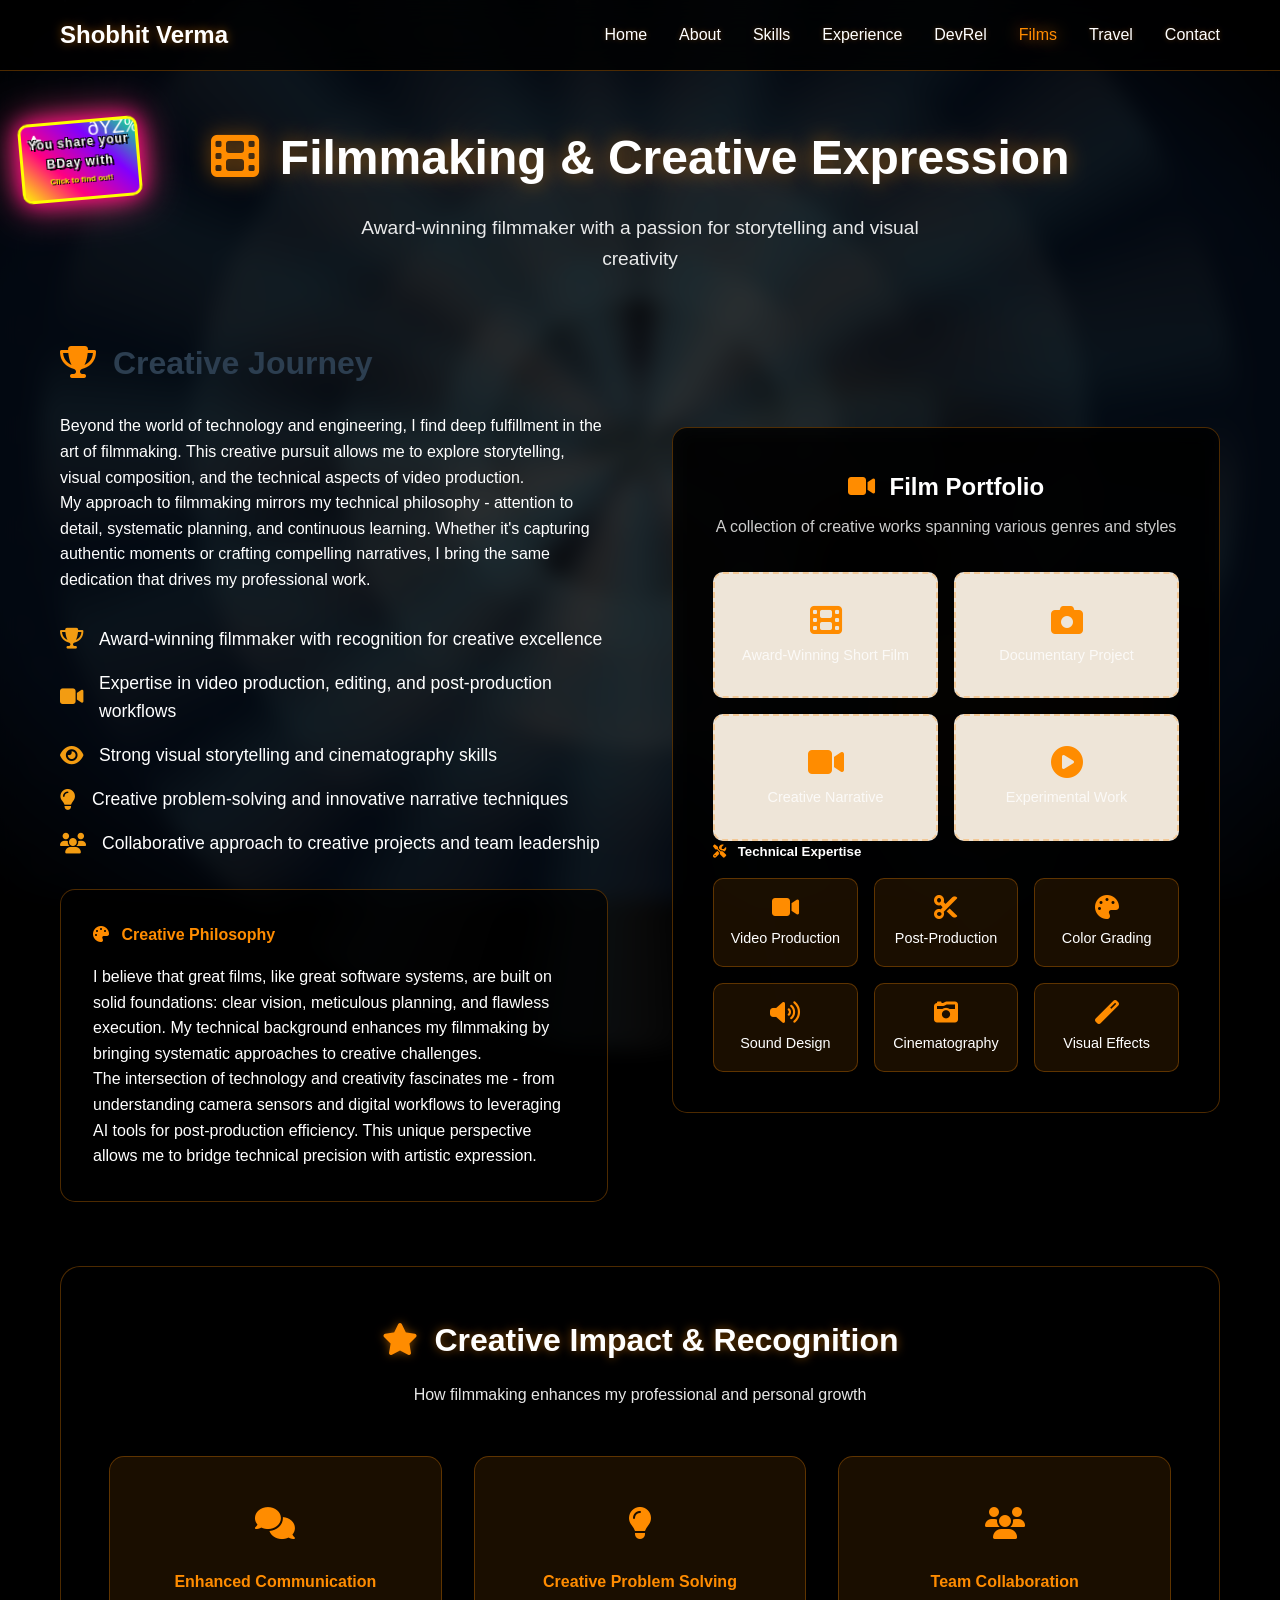
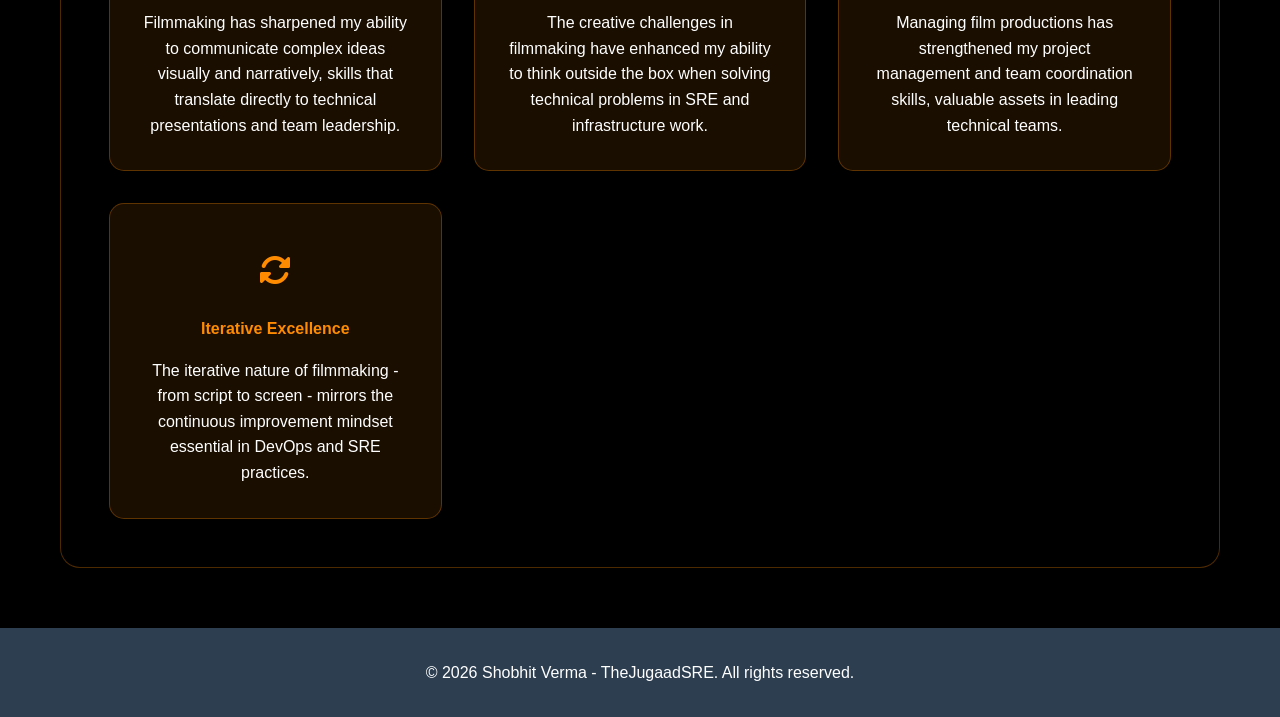
<file: films.html>
﻿<!DOCTYPE html>
<html lang="en">
<head>
    <meta charset="UTF-8">
    <meta name="viewport" content="width=device-width, initial-scale=1.0">
    <title>Films - Shobhit Verma | SRE Manager & Content Creator</title>
    <link rel="stylesheet" href="styles.css">
    <link href="https://cdnjs.cloudflare.com/ajax/libs/font-awesome/6.4.0/css/all.min.css" rel="stylesheet">
</head>
<body>
    <!-- Epic Cosmic Background -->
    <div class="cosmic-scene">
        <div class="deep-space"></div>
        <div class="star-field">
            <div class="star"></div>
            <div class="star"></div>
            <div class="star"></div>
            <div class="star"></div>
            <div class="star"></div>
            <div class="star"></div>
            <div class="star"></div>
            <div class="star"></div>
            <div class="star"></div>
            <div class="star"></div>
        </div>
        <div class="wormhole">
            <div class="wormhole-entrance"></div>
            <div class="wormhole-tunnel"></div>
            <div class="wormhole-exit"></div>
            <div class="wormhole-energy"></div>
            <div class="wormhole-donut"></div>
        </div>
        <div class="blackhole-system">
            <div class="gravitational-lensing"></div>
            <div class="accretion-disk"></div>
            <div class="blackhole-center"></div>
            <div class="event-horizon"></div>
            <div class="hawking-radiation"></div>
        </div>
        <div class="space-particles">
            <div class="particle"></div>
            <div class="particle"></div>
            <div class="particle"></div>
            <div class="particle"></div>
            <div class="particle"></div>
        </div>
    </div>

    <!-- Navigation -->
    <nav class="navbar">
        <div class="nav-container">
            <div class="nav-logo">
                <h2>Shobhit Verma</h2>
            </div>
            <ul class="nav-menu">
                <li><a href="index.html">Home</a></li>
                <li><a href="about.html">About</a></li>
                <li><a href="skills.html">Skills</a></li>
                <li><a href="experience.html">Experience</a></li>
                <li><a href="devrel.html">DevRel</a></li>
                <li><a href="films.html" class="active">Films</a></li>
                <li><a href="travel.html">Travel</a></li>
                <li><a href="contact.html">Contact</a></li>
            </ul>
        </div>
    </nav>

    <!-- Films Content -->
    <main class="page-content">
        <div class="container">
            <div class="page-header">
                <h1><i class="fas fa-film" style="color:#ff8c00;margin-right:0.5rem;"></i> Filmmaking &amp; Creative Expression</h1>
                <p>Award-winning filmmaker with a passion for storytelling and visual creativity</p>
            </div>

            <div class="films-content">
                <div class="films-text">
                    <h3><i class="fas fa-trophy" style="color:#ff8c00;margin-right:0.5rem;"></i> Creative Journey</h3>
                    <p>Beyond the world of technology and engineering, I find deep fulfillment in the art of filmmaking. This creative pursuit allows me to explore storytelling, visual composition, and the technical aspects of video production.</p>
                    
                    <p>My approach to filmmaking mirrors my technical philosophy - attention to detail, systematic planning, and continuous learning. Whether it's capturing authentic moments or crafting compelling narratives, I bring the same dedication that drives my professional work.</p>
                    
                    <div class="achievements">
                        <div class="achievement">
                            <i class="fas fa-trophy"></i>
                            <span>Award-winning filmmaker with recognition for creative excellence</span>
                        </div>
                        <div class="achievement">
                            <i class="fas fa-video"></i>
                            <span>Expertise in video production, editing, and post-production workflows</span>
                        </div>
                        <div class="achievement">
                            <i class="fas fa-eye"></i>
                            <span>Strong visual storytelling and cinematography skills</span>
                        </div>
                        <div class="achievement">
                            <i class="fas fa-lightbulb"></i>
                            <span>Creative problem-solving and innovative narrative techniques</span>
                        </div>
                        <div class="achievement">
                            <i class="fas fa-users"></i>
                            <span>Collaborative approach to creative projects and team leadership</span>
                        </div>
                    </div>
                    
                    <div class="creative-philosophy">
                        <h4><i class="fas fa-palette" style="color:#ff8c00;margin-right:0.5rem;"></i> Creative Philosophy</h4>
                        <p>I believe that great films, like great software systems, are built on solid foundations: clear vision, meticulous planning, and flawless execution. My technical background enhances my filmmaking by bringing systematic approaches to creative challenges.</p>
                        
                        <p>The intersection of technology and creativity fascinates me - from understanding camera sensors and digital workflows to leveraging AI tools for post-production efficiency. This unique perspective allows me to bridge technical precision with artistic expression.</p>
                    </div>
                </div>
                
                <div class="films-visual">
                    <div class="film-showcase">
                        <div class="showcase-header">
                            <h4><i class="fas fa-video" style="color:#ff8c00;margin-right:0.5rem;"></i> Film Portfolio</h4>
                            <p>A collection of creative works spanning various genres and styles</p>
                        </div>
                        
                        <div class="films-gallery">
                            <div class="film-item">
                                <div class="film-placeholder">
                                    <i class="fas fa-film"></i>
                                    <span>Award-Winning Short Film</span>
                                </div>
                            </div>
                            <div class="film-item">
                                <div class="film-placeholder">
                                    <i class="fas fa-camera"></i>
                                    <span>Documentary Project</span>
                                </div>
                            </div>
                            <div class="film-item">
                                <div class="film-placeholder">
                                    <i class="fas fa-video"></i>
                                    <span>Creative Narrative</span>
                                </div>
                            </div>
                            <div class="film-item">
                                <div class="film-placeholder">
                                    <i class="fas fa-play-circle"></i>
                                    <span>Experimental Work</span>
                                </div>
                            </div>
                        </div>
                        
                        <div class="technical-skills">
                            <h5><i class="fas fa-tools" style="color:#ff8c00;margin-right:0.5rem;"></i> Technical Expertise</h5>
                            <div class="tech-skills-grid">
                                <div class="tech-skill">
                                    <i class="fas fa-video"></i>
                                    <span>Video Production</span>
                                </div>
                                <div class="tech-skill">
                                    <i class="fas fa-cut"></i>
                                    <span>Post-Production</span>
                                </div>
                                <div class="tech-skill">
                                    <i class="fas fa-palette"></i>
                                    <span>Color Grading</span>
                                </div>
                                <div class="tech-skill">
                                    <i class="fas fa-volume-up"></i>
                                    <span>Sound Design</span>
                                </div>
                                <div class="tech-skill">
                                    <i class="fas fa-camera-retro"></i>
                                    <span>Cinematography</span>
                                </div>
                                <div class="tech-skill">
                                    <i class="fas fa-magic"></i>
                                    <span>Visual Effects</span>
                                </div>
                            </div>
                        </div>
                    </div>
                </div>
            </div>
            
            <!-- Retro Birthday Ad Button -->
            <div class="retro-ad-button" id="retroAdButton">
                <div class="ad-content">
                    <div class="ad-text">You share your BDay with</div>
                    <div class="ad-subtext">Click to find out!</div>
                </div>
                <div class="ad-sparkles"><i class="fas fa-star"></i></div>
            </div>

            <!-- Birthday Buddies Section -->
            <div class="birthday-buddies" id="birthdayBuddies" style="display: none;">
                <div class="birthday-header">
                    <h3><i class="fas fa-birthday-cake" style="color:#ff8c00;margin-right:0.5rem;"></i> You share your Bday with</h3>
                    <div class="close-button" id="closeBirthday">Ã—</div>
                </div>
                
                <div class="birthday-content" id="birthdayContent" style="display: none;">
                    <div class="birthday-intro">
                        <p>Discover the amazing celebrities, politicians, and sports stars who share your special day!</p>
                        <p class="birthday-note"><i class="fas fa-birthday-cake" style="color:#ff8c00;"></i> <strong>Your Birthday:</strong> [Your Birthday Date] <i class="fas fa-birthday-cake" style="color:#ff8c00;"></i></p>
                    </div>
                    
                    <div class="birthday-categories">
                        <div class="birthday-category">
                            <div class="category-header">
                                <i class="fas fa-film"></i>
                                <h4>Bollywood & Cinema</h4>
                            </div>
                            <div class="celebrity-list">
                                <div class="celebrity-item">
                                    <div class="celebrity-avatar"><i class="fas fa-star" style="font-size:2rem;color:#ff8c00;"></i></div>
                                    <div class="celebrity-info">
                                        <span class="celebrity-name">Shah Rukh Khan</span>
                                        <span class="celebrity-detail">King of Bollywood</span>
                                    </div>
                                </div>
                                <div class="celebrity-item">
                                    <div class="celebrity-avatar"><i class="fas fa-star" style="font-size:2rem;color:#ff8c00;"></i></div>
                                    <div class="celebrity-info">
                                        <span class="celebrity-name">Priyanka Chopra</span>
                                        <span class="celebrity-detail">Global Icon & Actress</span>
                                    </div>
                                </div>
                                <div class="celebrity-item">
                                    <div class="celebrity-avatar"><i class="fas fa-star" style="font-size:2rem;color:#ff8c00;"></i></div>
                                    <div class="celebrity-info">
                                        <span class="celebrity-name">Rajinikanth</span>
                                        <span class="celebrity-detail">Superstar of South Cinema</span>
                                    </div>
                                </div>
                            </div>
                        </div>
                        
                        <div class="birthday-category">
                            <div class="category-header">
                                <i class="fas fa-landmark"></i>
                                <h4>Politicians & Leaders</h4>
                            </div>
                            <div class="celebrity-list">
                                <div class="celebrity-item">
                                    <div class="celebrity-avatar"><i class="fas fa-star" style="font-size:2rem;color:#ff8c00;"></i></div>
                                    <div class="celebrity-info">
                                        <span class="celebrity-name">Barack Obama</span>
                                        <span class="celebrity-detail">Former US President</span>
                                    </div>
                                </div>
                                <div class="celebrity-item">
                                    <div class="celebrity-avatar"><i class="fas fa-star" style="font-size:2rem;color:#ff8c00;"></i></div>
                                    <div class="celebrity-info">
                                        <span class="celebrity-name">Narendra Modi</span>
                                        <span class="celebrity-detail">Prime Minister of India</span>
                                    </div>
                                </div>
                                <div class="celebrity-item">
                                    <div class="celebrity-avatar"><i class="fas fa-star" style="font-size:2rem;color:#ff8c00;"></i></div>
                                    <div class="celebrity-info">
                                        <span class="celebrity-name">Nelson Mandela</span>
                                        <span class="celebrity-detail">Icon of Freedom</span>
                                    </div>
                                </div>
                            </div>
                        </div>
                        
                        <div class="birthday-category">
                            <div class="category-header">
                                <i class="fas fa-trophy"></i>
                                <h4>Sports Legends</h4>
                            </div>
                            <div class="celebrity-list">
                                <div class="celebrity-item">
                                    <div class="celebrity-avatar"><i class="fas fa-star" style="font-size:2rem;color:#ff8c00;"></i></div>
                                    <div class="celebrity-info">
                                        <span class="celebrity-name">Virat Kohli</span>
                                        <span class="celebrity-detail">Cricket Superstar</span>
                                    </div>
                                </div>
                                <div class="celebrity-item">
                                    <div class="celebrity-avatar"><i class="fas fa-star" style="font-size:2rem;color:#ff8c00;"></i></div>
                                    <div class="celebrity-info">
                                        <span class="celebrity-name">Lionel Messi</span>
                                        <span class="celebrity-detail">Football Legend</span>
                                    </div>
                                </div>
                                <div class="celebrity-item">
                                    <div class="celebrity-avatar"><i class="fas fa-star" style="font-size:2rem;color:#ff8c00;"></i></div>
                                    <div class="celebrity-info">
                                        <span class="celebrity-name">Michael Jordan</span>
                                        <span class="celebrity-detail">Basketball GOAT</span>
                                    </div>
                                </div>
                            </div>
                        </div>
                    </div>
                    
                    <div class="birthday-footer">
                        <p><i class="fas fa-star" style="color:#ff8c00;"></i> <em>Amazing how many incredible people share your special day!</em> <i class="fas fa-star" style="color:#ff8c00;"></i></p>
                        <a href="https://www.birthdaybuddies.net" target="_blank" class="birthday-link">
                            <i class="fas fa-external-link-alt"></i>
                            Discover More Birthday Buddies
                        </a>
                    </div>
                </div>
            </div>

            <!-- Creative Impact -->
            <div class="creative-impact">
                <div class="impact-header">
                    <h3><i class="fas fa-star" style="color:#ff8c00;margin-right:0.5rem;"></i> Creative Impact &amp; Recognition</h3>
                    <p>How filmmaking enhances my professional and personal growth</p>
                </div>
                
                <div class="impact-grid">
                    <div class="impact-item">
                        <div class="impact-icon"><i class="fas fa-comments" style="color:#ff8c00;font-size:2rem;"></i></div>
                        <h4>Enhanced Communication</h4>
                        <p>Filmmaking has sharpened my ability to communicate complex ideas visually and narratively, skills that translate directly to technical presentations and team leadership.</p>
                    </div>
                    
                    <div class="impact-item">
                        <div class="impact-icon"><i class="fas fa-lightbulb" style="color:#ff8c00;font-size:2rem;"></i></div>
                        <h4>Creative Problem Solving</h4>
                        <p>The creative challenges in filmmaking have enhanced my ability to think outside the box when solving technical problems in SRE and infrastructure work.</p>
                    </div>
                    
                    <div class="impact-item">
                        <div class="impact-icon"><i class="fas fa-users" style="color:#ff8c00;font-size:2rem;"></i></div>
                        <h4>Team Collaboration</h4>
                        <p>Managing film productions has strengthened my project management and team coordination skills, valuable assets in leading technical teams.</p>
                    </div>
                    
                    <div class="impact-item">
                        <div class="impact-icon"><i class="fas fa-sync-alt" style="color:#ff8c00;font-size:2rem;"></i></div>
                        <h4>Iterative Excellence</h4>
                        <p>The iterative nature of filmmaking - from script to screen - mirrors the continuous improvement mindset essential in DevOps and SRE practices.</p>
                    </div>
                </div>
            </div>
        </div>
    </main>

    <!-- Footer -->
    <footer class="footer">
        <div class="container">
            <p>&copy; 2026 Shobhit Verma - TheJugaadSRE. All rights reserved.</p>
        </div>
    </footer>

    <script src="script.js"></script>
</body>
</html>
</file>
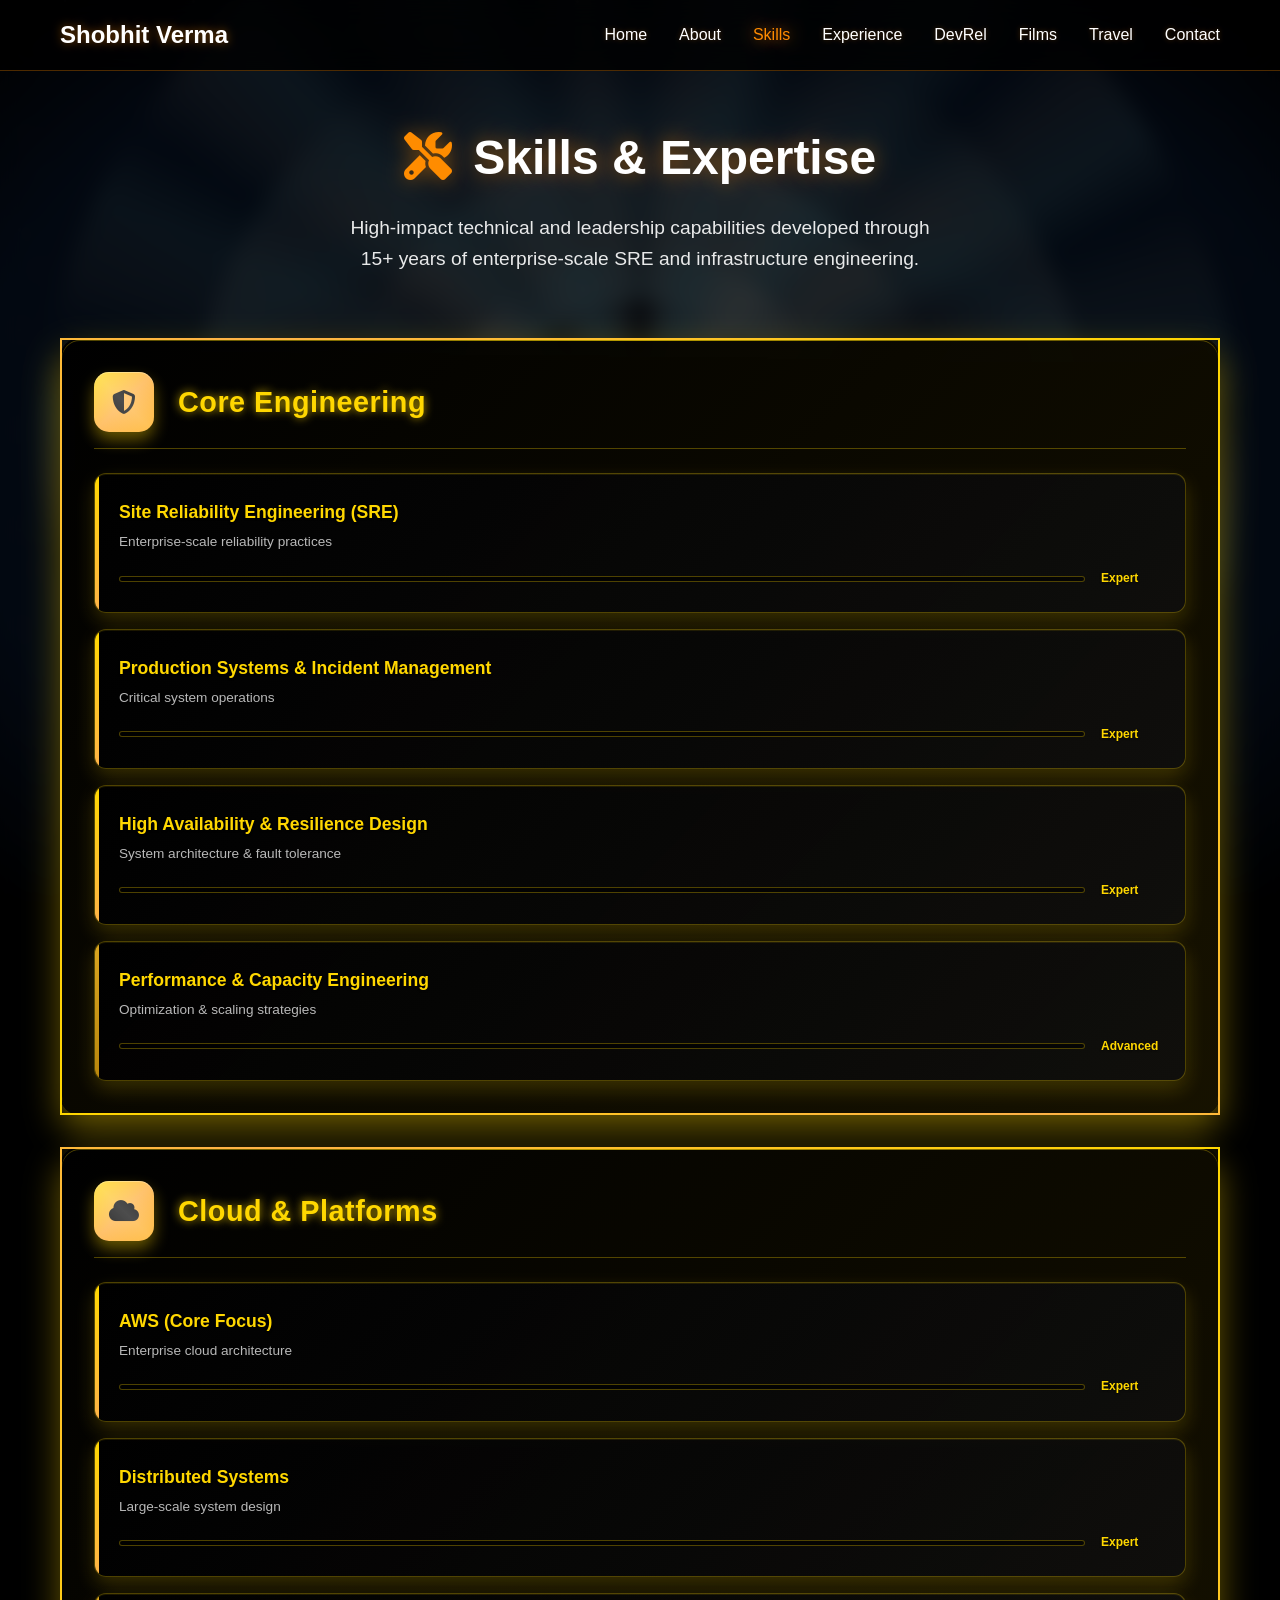
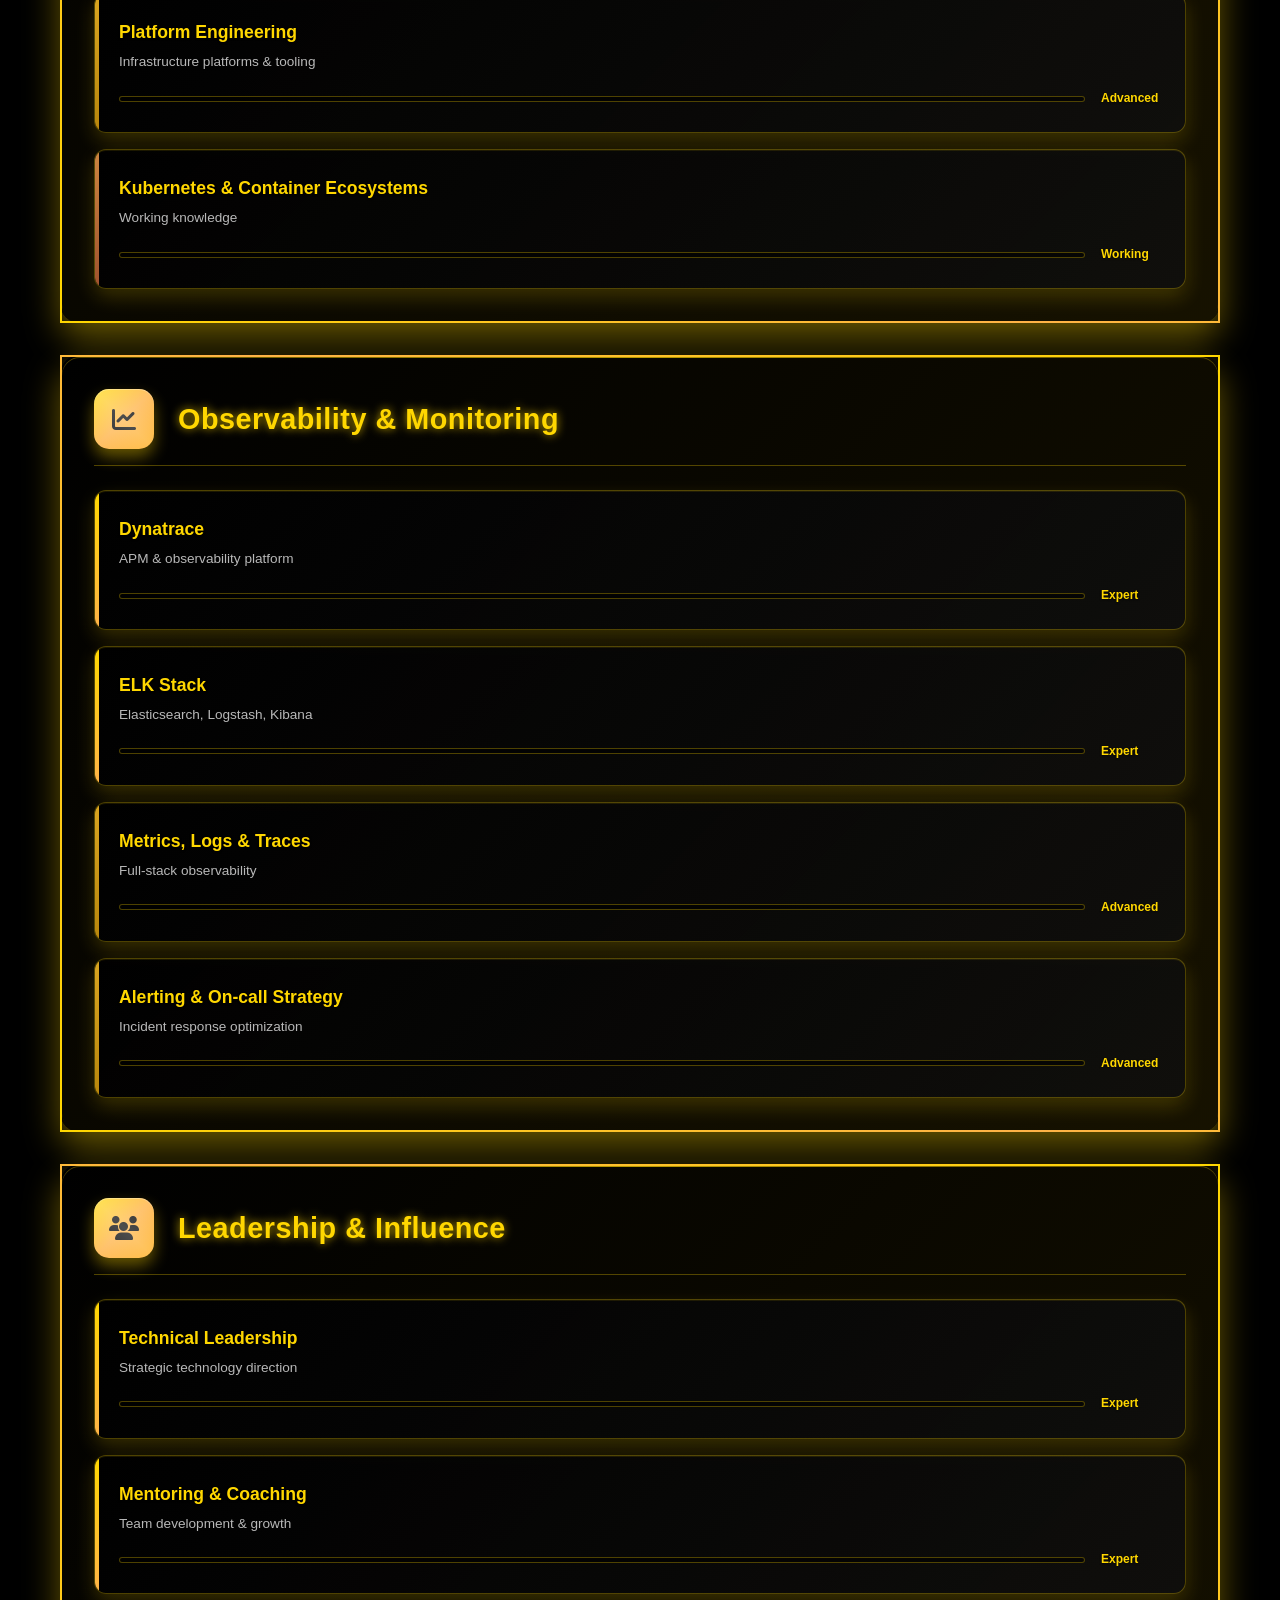
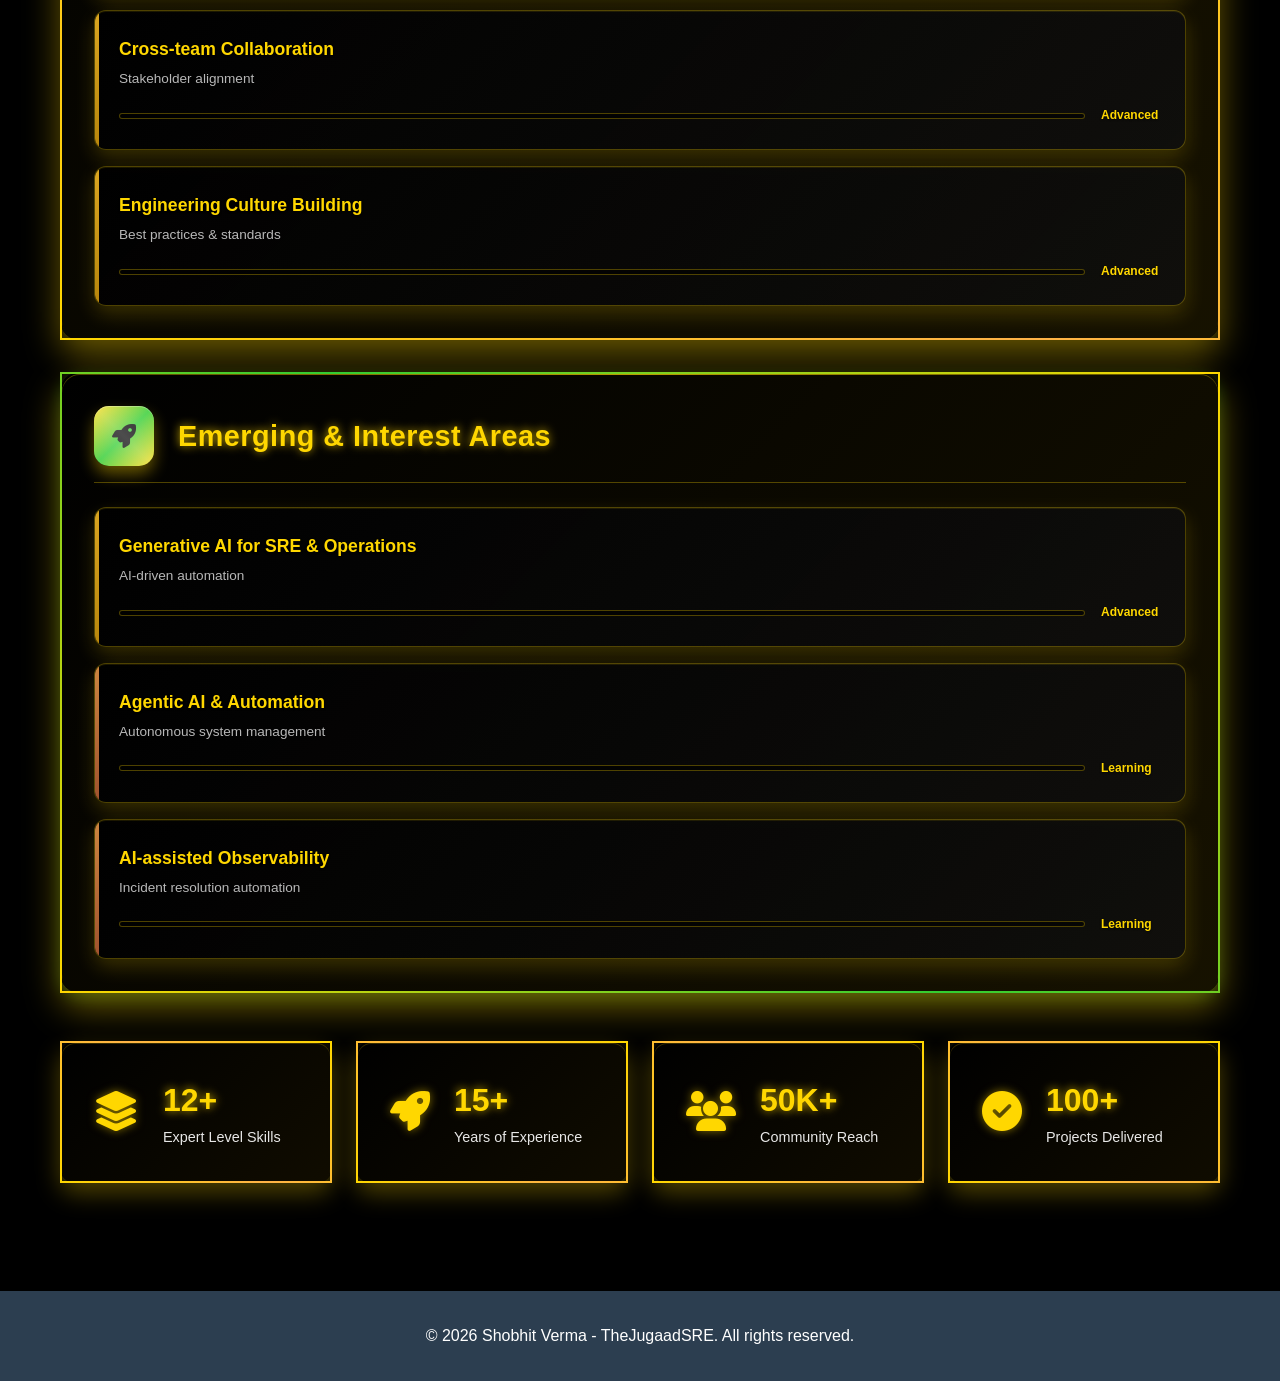
<file: skills.html>
﻿<!DOCTYPE html>
<html lang="en">
<head>
    <meta charset="UTF-8">
    <meta name="viewport" content="width=device-width, initial-scale=1.0">
    <title>Skills - Shobhit Verma | SRE Manager & Content Creator</title>
    <link rel="stylesheet" href="styles.css">
    <link href="https://cdnjs.cloudflare.com/ajax/libs/font-awesome/6.4.0/css/all.min.css" rel="stylesheet">
</head>
<body>
    <!-- Epic Cosmic Background -->
    <div class="cosmic-scene">
        <div class="deep-space"></div>
        <div class="star-field">
            <div class="star"></div>
            <div class="star"></div>
            <div class="star"></div>
            <div class="star"></div>
            <div class="star"></div>
            <div class="star"></div>
            <div class="star"></div>
            <div class="star"></div>
            <div class="star"></div>
            <div class="star"></div>
        </div>
        <div class="wormhole">
            <div class="wormhole-entrance"></div>
            <div class="wormhole-tunnel"></div>
            <div class="wormhole-exit"></div>
            <div class="wormhole-energy"></div>
            <div class="wormhole-donut"></div>
        </div>
        <div class="blackhole-system">
            <div class="gravitational-lensing"></div>
            <div class="accretion-disk"></div>
            <div class="blackhole-center"></div>
            <div class="event-horizon"></div>
            <div class="hawking-radiation"></div>
        </div>
        <div class="space-particles">
            <div class="particle"></div>
            <div class="particle"></div>
            <div class="particle"></div>
            <div class="particle"></div>
            <div class="particle"></div>
        </div>
    </div>

    <!-- Navigation -->
    <nav class="navbar">
        <div class="nav-container">
            <div class="nav-logo">
                <h2>Shobhit Verma</h2>
            </div>
            <ul class="nav-menu">
                <li><a href="index.html">Home</a></li>
                <li><a href="about.html">About</a></li>
                <li><a href="skills.html" class="active">Skills</a></li>
                <li><a href="experience.html">Experience</a></li>
                <li><a href="devrel.html">DevRel</a></li>
                <li><a href="films.html">Films</a></li>
                <li><a href="travel.html">Travel</a></li>
                <li><a href="contact.html">Contact</a></li>
            </ul>
        </div>
    </nav>

    <!-- Skills Content -->
    <main class="page-content">
        <div class="container">
            <div class="page-header">
                <h1><i class="fas fa-tools" style="color:#ff8c00;margin-right:0.5rem;"></i> Skills &amp; Expertise</h1>
                <p>High-impact technical and leadership capabilities developed through 15+ years of enterprise-scale SRE and infrastructure engineering.</p>
            </div>

            <div class="skills-categories">
                <!-- Core Engineering -->
                <div class="skill-category">
                    <div class="category-header">
                        <div class="category-icon">
                            <i class="fas fa-shield-alt"></i>
                        </div>
                        <h3>Core Engineering</h3>
                    </div>
                    <div class="skills-grid">
                        <div class="skill-item" data-level="expert">
                            <div class="skill-info">
                                <span class="skill-name">Site Reliability Engineering (SRE)</span>
                                <span class="skill-detail">Enterprise-scale reliability practices</span>
                            </div>
                            <div class="skill-level">
                                <div class="level-bar">
                                    <div class="level-fill" data-width="95"></div>
                                </div>
                                <span class="level-text">Expert</span>
                            </div>
                        </div>
                        
                        <div class="skill-item" data-level="expert">
                            <div class="skill-info">
                                <span class="skill-name">Production Systems & Incident Management</span>
                                <span class="skill-detail">Critical system operations</span>
                            </div>
                            <div class="skill-level">
                                <div class="level-bar">
                                    <div class="level-fill" data-width="93"></div>
                                </div>
                                <span class="level-text">Expert</span>
                            </div>
                        </div>
                        
                        <div class="skill-item" data-level="expert">
                            <div class="skill-info">
                                <span class="skill-name">High Availability & Resilience Design</span>
                                <span class="skill-detail">System architecture & fault tolerance</span>
                            </div>
                            <div class="skill-level">
                                <div class="level-bar">
                                    <div class="level-fill" data-width="90"></div>
                                </div>
                                <span class="level-text">Expert</span>
                            </div>
                        </div>
                        
                        <div class="skill-item" data-level="advanced">
                            <div class="skill-info">
                                <span class="skill-name">Performance & Capacity Engineering</span>
                                <span class="skill-detail">Optimization & scaling strategies</span>
                            </div>
                            <div class="skill-level">
                                <div class="level-bar">
                                    <div class="level-fill" data-width="88"></div>
                                </div>
                                <span class="level-text">Advanced</span>
                            </div>
                        </div>
                    </div>
                </div>
                
                <!-- Cloud & Platforms -->
                <div class="skill-category">
                    <div class="category-header">
                        <div class="category-icon">
                            <i class="fas fa-cloud"></i>
                        </div>
                        <h3>Cloud & Platforms</h3>
                    </div>
                    <div class="skills-grid">
                        <div class="skill-item" data-level="expert">
                            <div class="skill-info">
                                <span class="skill-name">AWS (Core Focus)</span>
                                <span class="skill-detail">Enterprise cloud architecture</span>
                            </div>
                            <div class="skill-level">
                                <div class="level-bar">
                                    <div class="level-fill" data-width="95"></div>
                                </div>
                                <span class="level-text">Expert</span>
                            </div>
                        </div>
                        
                        <div class="skill-item" data-level="expert">
                            <div class="skill-info">
                                <span class="skill-name">Distributed Systems</span>
                                <span class="skill-detail">Large-scale system design</span>
                            </div>
                            <div class="skill-level">
                                <div class="level-bar">
                                    <div class="level-fill" data-width="90"></div>
                                </div>
                                <span class="level-text">Expert</span>
                            </div>
                        </div>
                        
                        <div class="skill-item" data-level="advanced">
                            <div class="skill-info">
                                <span class="skill-name">Platform Engineering</span>
                                <span class="skill-detail">Infrastructure platforms & tooling</span>
                            </div>
                            <div class="skill-level">
                                <div class="level-bar">
                                    <div class="level-fill" data-width="88"></div>
                                </div>
                                <span class="level-text">Advanced</span>
                            </div>
                        </div>
                        
                        <div class="skill-item" data-level="intermediate">
                            <div class="skill-info">
                                <span class="skill-name">Kubernetes & Container Ecosystems</span>
                                <span class="skill-detail">Working knowledge</span>
                            </div>
                            <div class="skill-level">
                                <div class="level-bar">
                                    <div class="level-fill" data-width="75"></div>
                                </div>
                                <span class="level-text">Working</span>
                            </div>
                        </div>
                    </div>
                </div>
                
                <!-- Observability & Monitoring -->
                <div class="skill-category">
                    <div class="category-header">
                        <div class="category-icon">
                            <i class="fas fa-chart-line"></i>
                        </div>
                        <h3>Observability & Monitoring</h3>
                    </div>
                    <div class="skills-grid">
                        <div class="skill-item" data-level="expert">
                            <div class="skill-info">
                                <span class="skill-name">Dynatrace</span>
                                <span class="skill-detail">APM & observability platform</span>
                            </div>
                            <div class="skill-level">
                                <div class="level-bar">
                                    <div class="level-fill" data-width="95"></div>
                                </div>
                                <span class="level-text">Expert</span>
                            </div>
                        </div>
                        
                        <div class="skill-item" data-level="expert">
                            <div class="skill-info">
                                <span class="skill-name">ELK Stack</span>
                                <span class="skill-detail">Elasticsearch, Logstash, Kibana</span>
                            </div>
                            <div class="skill-level">
                                <div class="level-bar">
                                    <div class="level-fill" data-width="90"></div>
                                </div>
                                <span class="level-text">Expert</span>
                            </div>
                        </div>
                        
                        <div class="skill-item" data-level="advanced">
                            <div class="skill-info">
                                <span class="skill-name">Metrics, Logs & Traces</span>
                                <span class="skill-detail">Full-stack observability</span>
                            </div>
                            <div class="skill-level">
                                <div class="level-bar">
                                    <div class="level-fill" data-width="88"></div>
                                </div>
                                <span class="level-text">Advanced</span>
                            </div>
                        </div>
                        
                        <div class="skill-item" data-level="advanced">
                            <div class="skill-info">
                                <span class="skill-name">Alerting & On-call Strategy</span>
                                <span class="skill-detail">Incident response optimization</span>
                            </div>
                            <div class="skill-level">
                                <div class="level-bar">
                                    <div class="level-fill" data-width="85"></div>
                                </div>
                                <span class="level-text">Advanced</span>
                            </div>
                        </div>
                    </div>
                </div>
                
                <!-- Leadership & Influence -->
                <div class="skill-category">
                    <div class="category-header">
                        <div class="category-icon">
                            <i class="fas fa-users"></i>
                        </div>
                        <h3>Leadership & Influence</h3>
                    </div>
                    <div class="skills-grid">
                        <div class="skill-item" data-level="expert">
                            <div class="skill-info">
                                <span class="skill-name">Technical Leadership</span>
                                <span class="skill-detail">Strategic technology direction</span>
                            </div>
                            <div class="skill-level">
                                <div class="level-bar">
                                    <div class="level-fill" data-width="92"></div>
                                </div>
                                <span class="level-text">Expert</span>
                            </div>
                        </div>
                        
                        <div class="skill-item" data-level="expert">
                            <div class="skill-info">
                                <span class="skill-name">Mentoring & Coaching</span>
                                <span class="skill-detail">Team development & growth</span>
                            </div>
                            <div class="skill-level">
                                <div class="level-bar">
                                    <div class="level-fill" data-width="90"></div>
                                </div>
                                <span class="level-text">Expert</span>
                            </div>
                        </div>
                        
                        <div class="skill-item" data-level="advanced">
                            <div class="skill-info">
                                <span class="skill-name">Cross-team Collaboration</span>
                                <span class="skill-detail">Stakeholder alignment</span>
                            </div>
                            <div class="skill-level">
                                <div class="level-bar">
                                    <div class="level-fill" data-width="88"></div>
                                </div>
                                <span class="level-text">Advanced</span>
                            </div>
                        </div>
                        
                        <div class="skill-item" data-level="advanced">
                            <div class="skill-info">
                                <span class="skill-name">Engineering Culture Building</span>
                                <span class="skill-detail">Best practices & standards</span>
                            </div>
                            <div class="skill-level">
                                <div class="level-bar">
                                    <div class="level-fill" data-width="85"></div>
                                </div>
                                <span class="level-text">Advanced</span>
                            </div>
                        </div>
                    </div>
                </div>
                
                <!-- Emerging & Interest Areas -->
                <div class="skill-category emerging">
                    <div class="category-header">
                        <div class="category-icon">
                            <i class="fas fa-rocket"></i>
                        </div>
                        <h3>Emerging & Interest Areas</h3>
                    </div>
                    <div class="skills-grid">
                        <div class="skill-item" data-level="advanced">
                            <div class="skill-info">
                                <span class="skill-name">Generative AI for SRE & Operations</span>
                                <span class="skill-detail">AI-driven automation</span>
                            </div>
                            <div class="skill-level">
                                <div class="level-bar">
                                    <div class="level-fill" data-width="80"></div>
                                </div>
                                <span class="level-text">Advanced</span>
                            </div>
                        </div>
                        
                        <div class="skill-item" data-level="intermediate">
                            <div class="skill-info">
                                <span class="skill-name">Agentic AI & Automation</span>
                                <span class="skill-detail">Autonomous system management</span>
                            </div>
                            <div class="skill-level">
                                <div class="level-bar">
                                    <div class="level-fill" data-width="70"></div>
                                </div>
                                <span class="level-text">Learning</span>
                            </div>
                        </div>
                        
                        <div class="skill-item" data-level="intermediate">
                            <div class="skill-info">
                                <span class="skill-name">AI-assisted Observability</span>
                                <span class="skill-detail">Incident resolution automation</span>
                            </div>
                            <div class="skill-level">
                                <div class="level-bar">
                                    <div class="level-fill" data-width="75"></div>
                                </div>
                                <span class="level-text">Learning</span>
                            </div>
                        </div>
                    </div>
                </div>
            </div>
            
            <!-- Skills Summary Stats -->
            <div class="skills-summary">
                <div class="summary-item">
                    <div class="summary-icon"><i class="fas fa-layer-group"></i></div>
                    <div class="summary-content">
                        <span class="summary-number">12+</span>
                        <span class="summary-label">Expert Level Skills</span>
                    </div>
                </div>
                <div class="summary-item">
                    <div class="summary-icon"><i class="fas fa-rocket"></i></div>
                    <div class="summary-content">
                        <span class="summary-number">15+</span>
                        <span class="summary-label">Years of Experience</span>
                    </div>
                </div>
                <div class="summary-item">
                    <div class="summary-icon"><i class="fas fa-users"></i></div>
                    <div class="summary-content">
                        <span class="summary-number">50K+</span>
                        <span class="summary-label">Community Reach</span>
                    </div>
                </div>
                <div class="summary-item">
                    <div class="summary-icon"><i class="fas fa-check-circle"></i></div>
                    <div class="summary-content">
                        <span class="summary-number">100+</span>
                        <span class="summary-label">Projects Delivered</span>
                    </div>
                </div>
            </div>
        </div>
    </main>

    <!-- Footer -->
    <footer class="footer">
        <div class="container">
            <p>&copy; 2026 Shobhit Verma - TheJugaadSRE. All rights reserved.</p>
        </div>
    </footer>

    <script src="script.js"></script>
</body>
</html>
</file>
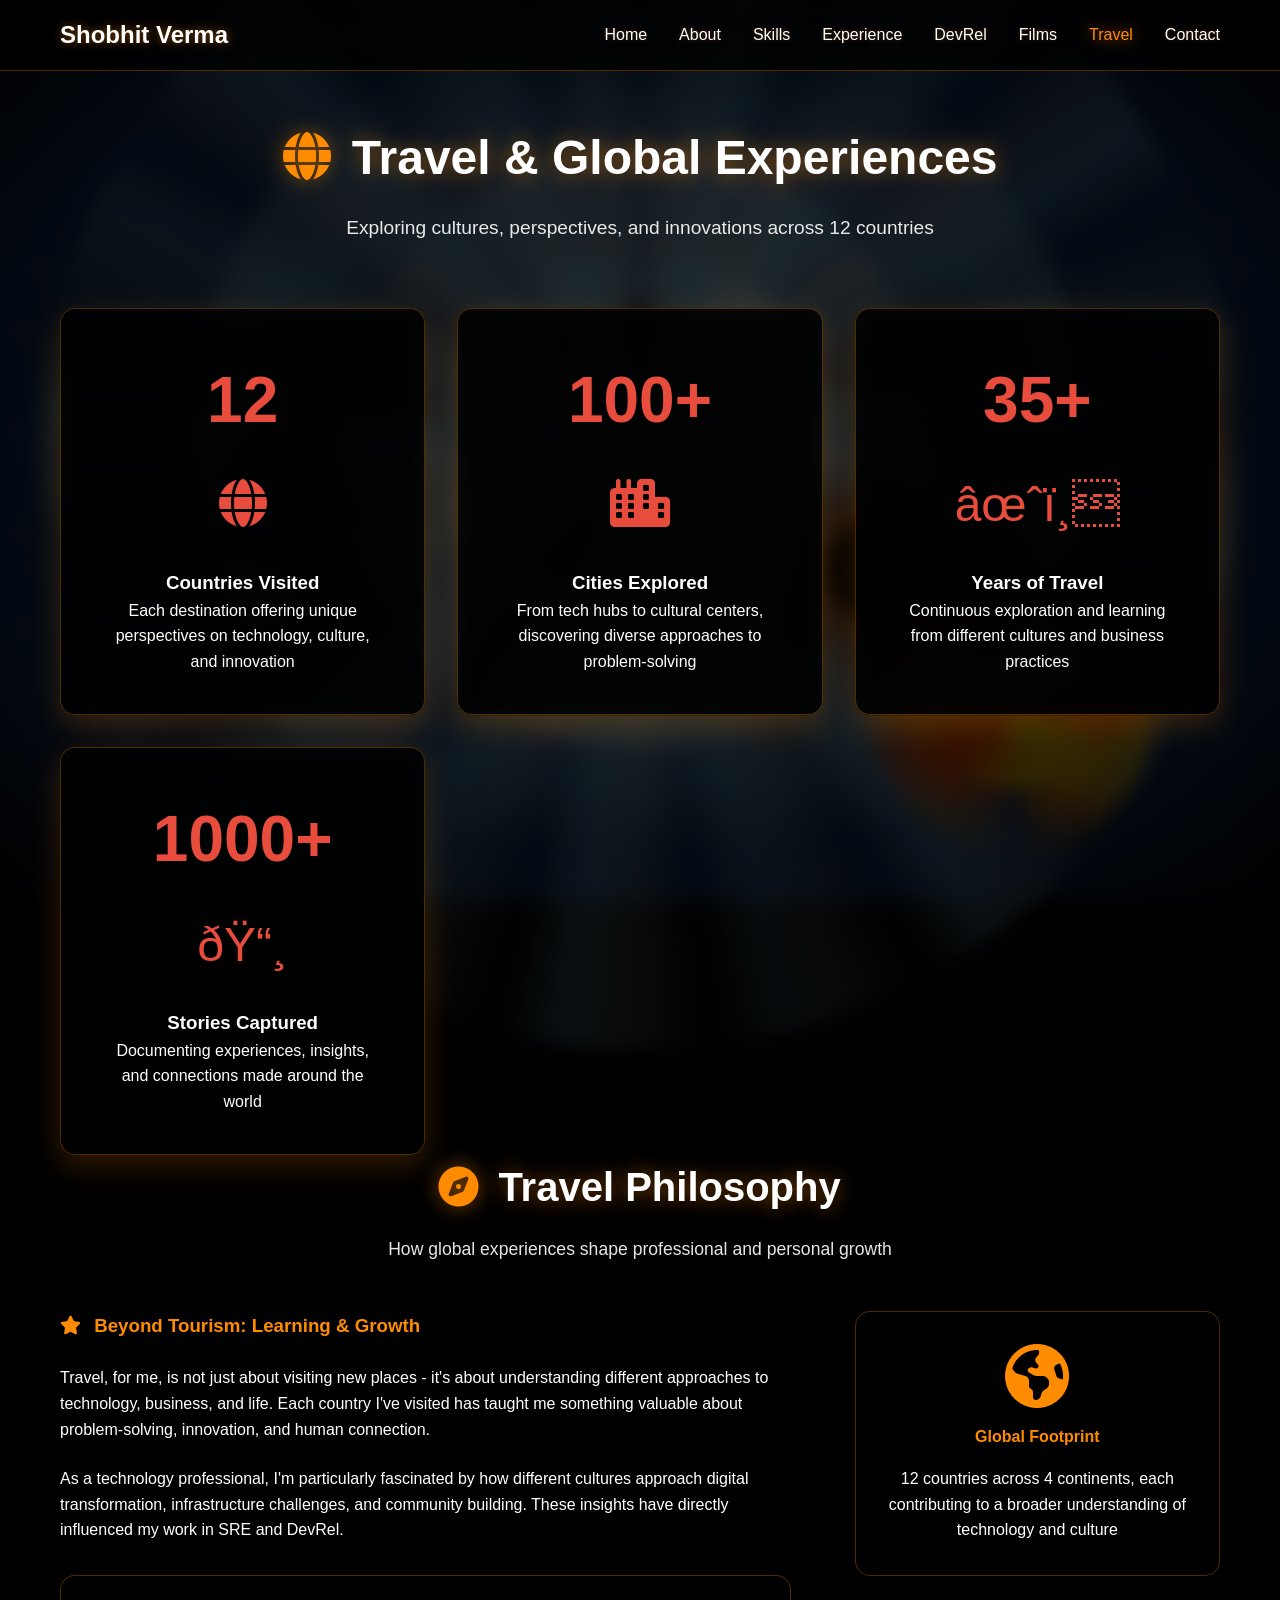
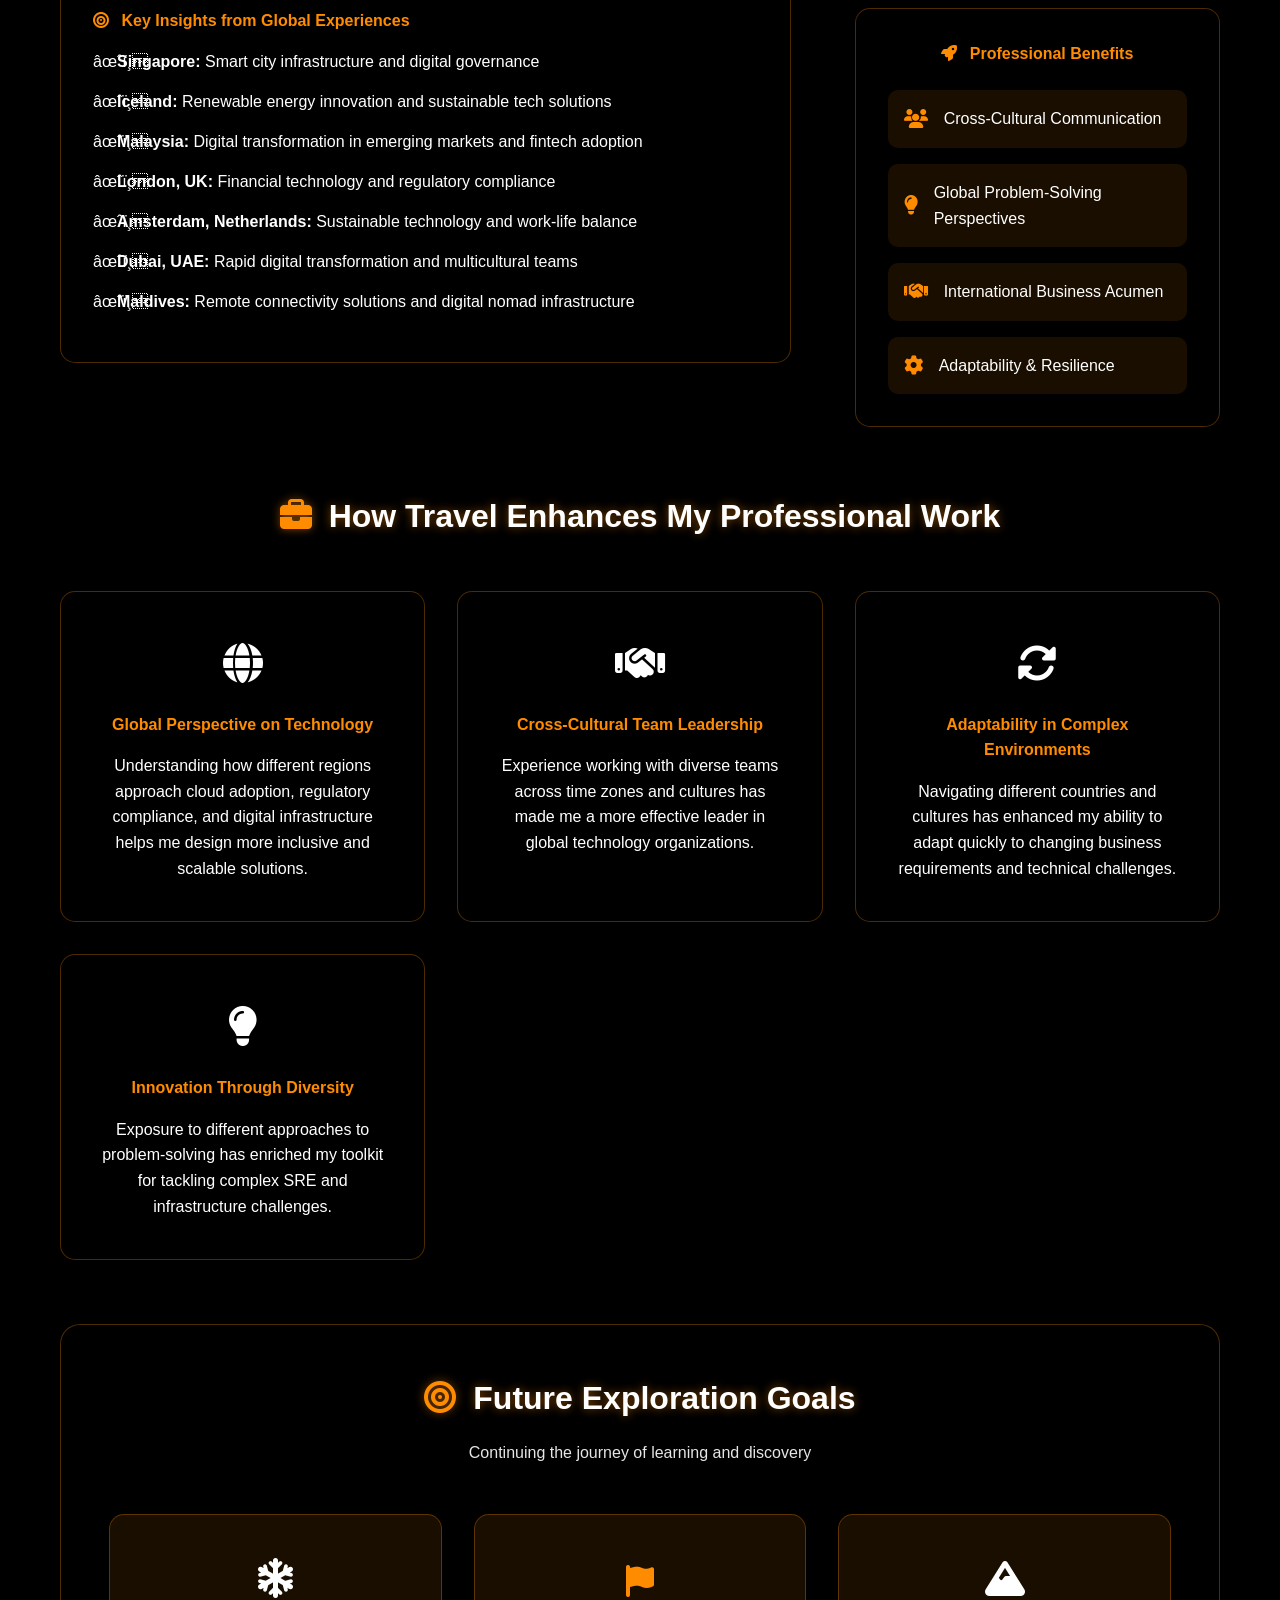
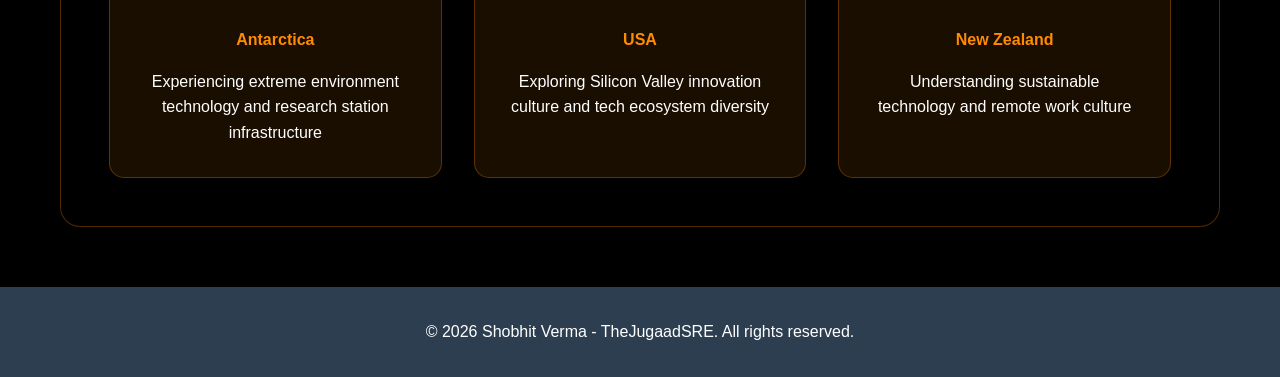
<file: travel.html>
﻿<!DOCTYPE html>
<html lang="en">
<head>
    <meta charset="UTF-8">
    <meta name="viewport" content="width=device-width, initial-scale=1.0">
    <title>Travel - Shobhit Verma | SRE Manager & Content Creator</title>
    <link rel="stylesheet" href="styles.css">
    <link href="https://cdnjs.cloudflare.com/ajax/libs/font-awesome/6.4.0/css/all.min.css" rel="stylesheet">
</head>
<body>
    <!-- Epic Cosmic Background -->
    <div class="cosmic-scene">
        <div class="deep-space"></div>
        <div class="star-field">
            <div class="star"></div>
            <div class="star"></div>
            <div class="star"></div>
            <div class="star"></div>
            <div class="star"></div>
            <div class="star"></div>
            <div class="star"></div>
            <div class="star"></div>
            <div class="star"></div>
            <div class="star"></div>
        </div>
        <div class="wormhole">
            <div class="wormhole-entrance"></div>
            <div class="wormhole-tunnel"></div>
            <div class="wormhole-exit"></div>
            <div class="wormhole-energy"></div>
            <div class="wormhole-donut"></div>
        </div>
        <div class="blackhole-system">
            <div class="gravitational-lensing"></div>
            <div class="accretion-disk"></div>
            <div class="blackhole-center"></div>
            <div class="event-horizon"></div>
            <div class="hawking-radiation"></div>
        </div>
        <div class="space-particles">
            <div class="particle"></div>
            <div class="particle"></div>
            <div class="particle"></div>
            <div class="particle"></div>
            <div class="particle"></div>
        </div>
    </div>

    <!-- Navigation -->
    <nav class="navbar">
        <div class="nav-container">
            <div class="nav-logo">
                <h2>Shobhit Verma</h2>
            </div>
            <ul class="nav-menu">
                <li><a href="index.html">Home</a></li>
                <li><a href="about.html">About</a></li>
                <li><a href="skills.html">Skills</a></li>
                <li><a href="experience.html">Experience</a></li>
                <li><a href="devrel.html">DevRel</a></li>
                <li><a href="films.html">Films</a></li>
                <li><a href="travel.html" class="active">Travel</a></li>
                <li><a href="contact.html">Contact</a></li>
            </ul>
        </div>
    </nav>

    <!-- Travel Content -->
    <main class="page-content">
        <div class="container">
            <div class="page-header">
                <h1><i class="fas fa-globe" style="color:#ff8c00;margin-right:0.5rem;"></i> Travel &amp; Global Experiences</h1>
                <p>Exploring cultures, perspectives, and innovations across 12 countries</p>
            </div>

            <!-- Travel Stats -->
            <div class="travel-grid">
                <div class="travel-card">
                    <div class="travel-number">12</div>
                    <div class="travel-icon"><i class="fas fa-globe"></i></div><h3>Countries Visited</h3>
                    <p>Each destination offering unique perspectives on technology, culture, and innovation</p>
                </div>
                
                <div class="travel-card">
                    <div class="travel-number">100+</div>
                    <div class="travel-icon"><i class="fas fa-city"></i></div><h3>Cities Explored</h3>
                    <p>From tech hubs to cultural centers, discovering diverse approaches to problem-solving</p>
                </div>
                
                <div class="travel-card">
                    <div class="travel-number">35+</div>
                    <div class="travel-icon">âœˆï¸</div>
                    <h3>Years of Travel</h3>
                    <p>Continuous exploration and learning from different cultures and business practices</p>
                </div>
                
                <div class="travel-card">
                    <div class="travel-number">1000+</div>
                    <div class="travel-icon">ðŸ“¸</div>
                    <h3>Stories Captured</h3>
                    <p>Documenting experiences, insights, and connections made around the world</p>
                </div>
            </div>

            <!-- Travel Philosophy -->
            <div class="travel-philosophy">
                <div class="philosophy-header">
                    <h2><i class="fas fa-compass" style="color:#ff8c00;margin-right:0.5rem;"></i> Travel Philosophy</h2>
                    <p>How global experiences shape professional and personal growth</p>
                </div>
                
                <div class="philosophy-content">
                    <div class="philosophy-text">
                        <h3><i class="fas fa-star" style="color:#ff8c00;margin-right:0.5rem;"></i> Beyond Tourism: Learning &amp; Growth</h3>
                        <p>Travel, for me, is not just about visiting new places - it's about understanding different approaches to technology, business, and life. Each country I've visited has taught me something valuable about problem-solving, innovation, and human connection.</p>
                        
                        <p>As a technology professional, I'm particularly fascinated by how different cultures approach digital transformation, infrastructure challenges, and community building. These insights have directly influenced my work in SRE and DevRel.</p>
                        
                        <div class="travel-insights">
                            <h4><i class="fas fa-bullseye" style="color:#ff8c00;margin-right:0.5rem;"></i> Key Insights from Global Experiences</h4>
                            <ul class="insights-list">
                                <li><strong>Singapore:</strong> Smart city infrastructure and digital governance</li>
                                <li><strong>Iceland:</strong> Renewable energy innovation and sustainable tech solutions</li>
                                <li><strong>Malaysia:</strong> Digital transformation in emerging markets and fintech adoption</li>
                                <li><strong>London, UK:</strong> Financial technology and regulatory compliance</li>
                                <li><strong>Amsterdam, Netherlands:</strong> Sustainable technology and work-life balance</li>
                                <li><strong>Dubai, UAE:</strong> Rapid digital transformation and multicultural teams</li>
                                <li><strong>Maldives:</strong> Remote connectivity solutions and digital nomad infrastructure</li>
                            </ul>
                        </div>
                    </div>
                    
                    <div class="philosophy-visual">
                        <div class="world-map">
                            <div class="map-placeholder">
                                <i class="fas fa-globe-americas"></i>
                                <h4>Global Footprint</h4>
                                <p>12 countries across 4 continents, each contributing to a broader understanding of technology and culture</p>
                            </div>
                        </div>
                        
                        <div class="travel-benefits">
                            <h4><i class="fas fa-rocket" style="color:#ff8c00;margin-right:0.5rem;"></i> Professional Benefits</h4>
                            <div class="benefits-grid">
                                <div class="benefit-item">
                                    <i class="fas fa-users"></i>
                                    <span>Cross-Cultural Communication</span>
                                </div>
                                <div class="benefit-item">
                                    <i class="fas fa-lightbulb"></i>
                                    <span>Global Problem-Solving Perspectives</span>
                                </div>
                                <div class="benefit-item">
                                    <i class="fas fa-handshake"></i>
                                    <span>International Business Acumen</span>
                                </div>
                                <div class="benefit-item">
                                    <i class="fas fa-cog"></i>
                                    <span>Adaptability & Resilience</span>
                                </div>
                            </div>
                        </div>
                    </div>
                </div>
            </div>

            <!-- Travel Impact on Career -->
            <div class="travel-impact">
                <div class="impact-header">
                    <h3><i class="fas fa-briefcase" style="color:#ff8c00;margin-right:0.5rem;"></i> How Travel Enhances My Professional Work</h3>
                </div>
                
                <div class="impact-areas">
                    <div class="impact-area">
                        <div class="area-icon"><i class="fas fa-globe"></i></div><h4>Global Perspective on Technology</h4>
                        <p>Understanding how different regions approach cloud adoption, regulatory compliance, and digital infrastructure helps me design more inclusive and scalable solutions.</p>
                    </div>
                    
                    <div class="impact-area">
                        <div class="area-icon"><i class="fas fa-handshake"></i></div><h4>Cross-Cultural Team Leadership</h4>
                        <p>Experience working with diverse teams across time zones and cultures has made me a more effective leader in global technology organizations.</p>
                    </div>
                    
                    <div class="impact-area">
                        <div class="area-icon"><i class="fas fa-sync-alt"></i></div><h4>Adaptability in Complex Environments</h4>
                        <p>Navigating different countries and cultures has enhanced my ability to adapt quickly to changing business requirements and technical challenges.</p>
                    </div>
                    
                    <div class="impact-area">
                        <div class="area-icon"><i class="fas fa-lightbulb"></i></div><h4>Innovation Through Diversity</h4>
                        <p>Exposure to different approaches to problem-solving has enriched my toolkit for tackling complex SRE and infrastructure challenges.</p>
                    </div>
                </div>
            </div>

            <!-- Future Travel Goals -->
            <div class="future-travel">
                <div class="future-header">
                    <h3><i class="fas fa-bullseye" style="color:#ff8c00;margin-right:0.5rem;"></i> Future Exploration Goals</h3>
                    <p>Continuing the journey of learning and discovery</p>
                </div>
                
                <div class="future-goals">
                    <div class="goal-item">
                        <div class="goal-icon"><i class="fas fa-snowflake"></i></div><h4>Antarctica</h4>
                        <p>Experiencing extreme environment technology and research station infrastructure</p>
                    </div>
                    
                    <div class="goal-item">
                        <div class="goal-icon"><i class="fas fa-flag" style="color:#ff8c00;font-size:2rem;"></i></div>
                        <h4>USA</h4>
                        <p>Exploring Silicon Valley innovation culture and tech ecosystem diversity</p>
                    </div>
                    
                    <div class="goal-item">
                        <div class="goal-icon"><i class="fas fa-mountain"></i></div><h4>New Zealand</h4>
                        <p>Understanding sustainable technology and remote work culture</p>
                    </div>
                </div>
            </div>
        </div>
    </main>

    <!-- Footer -->
    <footer class="footer">
        <div class="container">
            <p>&copy; 2026 Shobhit Verma - TheJugaadSRE. All rights reserved.</p>
        </div>
    </footer>

    <script src="script.js"></script>
</body>
</html>
</file>
<file: styles.css>
﻿/* Reset and Base Styles */
* {
    margin: 0;
    padding: 0;
    box-sizing: border-box;
    text-decoration: none !important;
}

html {
    scroll-behavior: smooth;
    overflow-x: hidden;
}

body {
    overflow-x: hidden;
    overscroll-behavior-y: none;
}

/* Force remove any strikethrough */
body, body *, h1, h2, h3, h4, h5, h6, p, span, div, a, button {
    text-decoration: none !important;
}

body {
    font-family: 'Segoe UI', Tahoma, Geneva, Verdana, sans-serif;
    line-height: 1.6;
    color: #ffffff;
    background: #000000;
    overflow-x: hidden;
    position: relative;
    transition: all 0.8s ease;
    min-height: 100vh;
    text-decoration: none !important;
    opacity: 1; /* Make website immediately visible */
}

/* Additional fix for strikethrough issue */
* {
    text-decoration-line: none !important;
    text-decoration-style: none !important;
    text-decoration-color: transparent !important;
}

html {
    scroll-behavior: smooth;
    overflow-x: hidden;
}

body {
    overflow-x: hidden;
    overscroll-behavior-y: none;
}

/* Mood Selection Popup - COMPLETELY REMOVED */
.mood-popup {
    display: none !important;
    visibility: hidden !important;
    opacity: 0 !important;
    pointer-events: none !important;
}

.mood-popup.hidden {
    display: none !important;
}

/* Remove all mood popup related styles since we don't need them */

/* Theme Variations */
body.theme-excited {
    --primary-color: #ff4757;
    --secondary-color: #ff6b7a;
    --accent-color: #ff3742;
}

body.theme-curious {
    --primary-color: #3742fa;
    --secondary-color: #5352ed;
    --accent-color: #2f3542;
}

body.theme-focused {
    --primary-color: #2ed573;
    --secondary-color: #7bed9f;
    --accent-color: #1e90ff;
}

body.theme-creative {
    --primary-color: #ff6348;
    --secondary-color: #ff7675;
    --accent-color: #fd79a8;
}

body.theme-peaceful {
    --primary-color: #70a1ff;
    --secondary-color: #5352ed;
    --accent-color: #3742fa;
}

body.theme-adventurous {
    --primary-color: #ffa502;
    --secondary-color: #ff6348;
    --accent-color: #ff4757;
}

body.theme-nostalgic {
    --primary-color: #747d8c;
    --secondary-color: #a4b0be;
    --accent-color: #57606f;
}

body.theme-ambitious {
    --primary-color: #ffd700;
    --secondary-color: #ffb142;
    --accent-color: #ff6348;
}

body.theme-contemplative {
    --primary-color: #6c5ce7;
    --secondary-color: #a29bfe;
    --accent-color: #fd79a8;
}

body.theme-energetic {
    --primary-color: #00d2d3;
    --secondary-color: #7bed9f;
    --accent-color: #2ed573;
}

/* Epic Cosmic Scene */
.cosmic-scene {
    position: fixed;
    top: 0;
    left: 0;
    width: 100vw;
    height: 100vh;
    z-index: -10;
    overflow: hidden;
    display: block !important;
    visibility: visible !important;
    opacity: 1 !important;
    background: radial-gradient(ellipse at center, 
        #0a0a2e 0%, 
        #16213e 25%, 
        #0f3460 50%, 
        #0e2954 75%, 
        #000000 100%) !important;
}

/* Deep Space Background */
.deep-space {
    position: absolute;
    width: 100%;
    height: 100%;
    background: 
        radial-gradient(2px 2px at 20px 30px, #eee, transparent),
        radial-gradient(2px 2px at 40px 70px, rgba(255,255,255,0.8), transparent),
        radial-gradient(1px 1px at 90px 40px, #fff, transparent),
        radial-gradient(1px 1px at 130px 80px, rgba(255,255,255,0.6), transparent),
        radial-gradient(2px 2px at 160px 30px, #ddd, transparent);
    background-repeat: repeat;
    background-size: 200px 100px;
    animation: starTwinkle 4s ease-in-out infinite alternate;
}

/* Star Field */
.star-field {
    position: absolute;
    width: 100%;
    height: 100%;
}

.star {
    position: absolute;
    background: white;
    border-radius: 50%;
    animation: starPulse 3s ease-in-out infinite alternate;
}

.star:nth-child(1) { width: 2px; height: 2px; top: 10%; left: 10%; animation-delay: 0s; }
.star:nth-child(2) { width: 1px; height: 1px; top: 20%; left: 30%; animation-delay: 0.5s; }
.star:nth-child(3) { width: 3px; height: 3px; top: 15%; left: 60%; animation-delay: 1s; }
.star:nth-child(4) { width: 2px; height: 2px; top: 40%; left: 20%; animation-delay: 1.5s; }
.star:nth-child(5) { width: 1px; height: 1px; top: 60%; left: 80%; animation-delay: 2s; }
.star:nth-child(6) { width: 2px; height: 2px; top: 80%; left: 40%; animation-delay: 2.5s; }
.star:nth-child(7) { width: 1px; height: 1px; top: 30%; left: 90%; animation-delay: 0.3s; }
.star:nth-child(8) { width: 3px; height: 3px; top: 70%; left: 10%; animation-delay: 0.8s; }
.star:nth-child(9) { width: 2px; height: 2px; top: 50%; left: 50%; animation-delay: 1.3s; }
.star:nth-child(10) { width: 1px; height: 1px; top: 90%; left: 70%; animation-delay: 1.8s; }
.star:nth-child(11) { width: 2px; height: 2px; top: 5%; left: 80%; animation-delay: 0.2s; }
.star:nth-child(12) { width: 1px; height: 1px; top: 25%; left: 15%; animation-delay: 0.7s; }
.star:nth-child(13) { width: 3px; height: 3px; top: 45%; left: 75%; animation-delay: 1.2s; }
.star:nth-child(14) { width: 2px; height: 2px; top: 65%; left: 35%; animation-delay: 1.7s; }
.star:nth-child(15) { width: 1px; height: 1px; top: 85%; left: 85%; animation-delay: 2.2s; }
.star:nth-child(16) { width: 2px; height: 2px; top: 35%; left: 5%; animation-delay: 0.4s; }
.star:nth-child(17) { width: 1px; height: 1px; top: 55%; left: 65%; animation-delay: 0.9s; }
.star:nth-child(18) { width: 3px; height: 3px; top: 75%; left: 25%; animation-delay: 1.4s; }
.star:nth-child(19) { width: 2px; height: 2px; top: 95%; left: 55%; animation-delay: 1.9s; }
.star:nth-child(20) { width: 1px; height: 1px; top: 15%; left: 45%; animation-delay: 2.4s; }

/* Solar System */
.solar-system {
    position: absolute;
    top: 20%;
    left: 10%;
    width: 300px;
    height: 300px;
    animation: solarSystemRotation 60s linear infinite;
    display: block !important;
    visibility: visible !important;
    opacity: 1 !important;
    z-index: -5;
    will-change: transform;
    transform: translateZ(0);
}

/* Sun */
.sun {
    position: absolute;
    top: 50%;
    left: 50%;
    width: 40px;
    height: 40px;
    transform: translate(-50%, -50%);
    border-radius: 50%;
    background: radial-gradient(circle, #ffeb3b 0%, #ff9800 50%, #ff5722 100%);
    box-shadow: 
        0 0 20px #ffeb3b,
        0 0 40px #ff9800,
        0 0 60px #ff5722;
    animation: sunPulse 3s ease-in-out infinite alternate;
}

.sun-core {
    position: absolute;
    top: 50%;
    left: 50%;
    width: 20px;
    height: 20px;
    transform: translate(-50%, -50%);
    border-radius: 50%;
    background: #fff;
    animation: sunCorePulse 2s ease-in-out infinite alternate;
}

.sun-corona {
    position: absolute;
    top: 50%;
    left: 50%;
    width: 60px;
    height: 60px;
    transform: translate(-50%, -50%);
    border-radius: 50%;
    background: radial-gradient(circle, transparent 60%, rgba(255, 235, 59, 0.3) 70%, transparent 80%);
    animation: coronaFlicker 4s ease-in-out infinite;
}

/* Planets */
.planet {
    position: absolute;
    border-radius: 50%;
    top: 50%;
    left: 50%;
    transform-origin: center;
}

.mercury {
    width: 8px;
    height: 8px;
    background: #8c7853;
    animation: planetOrbit 10s linear infinite;
    transform: translate(-50%, -50%) rotate(0deg) translateX(60px) rotate(0deg);
}

.venus {
    width: 12px;
    height: 12px;
    background: #ffc649;
    animation: planetOrbit 15s linear infinite;
    transform: translate(-50%, -50%) rotate(0deg) translateX(80px) rotate(0deg);
}

.earth {
    width: 14px;
    height: 14px;
    background: linear-gradient(45deg, #6b93d6 0%, #4d84c4 50%, #2e7d32 100%);
    animation: planetOrbit 20s linear infinite;
    transform: translate(-50%, -50%) rotate(0deg) translateX(100px) rotate(0deg);
}

.moon {
    position: absolute;
    width: 4px;
    height: 4px;
    background: #c0c0c0;
    border-radius: 50%;
    top: -10px;
    left: 50%;
    transform: translateX(-50%);
    animation: moonOrbit 2s linear infinite;
}

.mars {
    width: 10px;
    height: 10px;
    background: #cd5c5c;
    animation: planetOrbit 25s linear infinite;
    transform: translate(-50%, -50%) rotate(0deg) translateX(120px) rotate(0deg);
}

.jupiter {
    width: 24px;
    height: 24px;
    background: linear-gradient(45deg, #d8ca9d 0%, #fab27b 50%, #c99039 100%);
    animation: planetOrbit 35s linear infinite;
    transform: translate(-50%, -50%) rotate(0deg) translateX(150px) rotate(0deg);
}

.jupiter-spot {
    position: absolute;
    width: 8px;
    height: 6px;
    background: #8b4513;
    border-radius: 50%;
    top: 40%;
    left: 30%;
    animation: jupiterStormRotation 3s linear infinite;
}

.saturn {
    width: 20px;
    height: 20px;
    background: #fab27b;
    animation: planetOrbit 45s linear infinite;
    transform: translate(-50%, -50%) rotate(0deg) translateX(180px) rotate(0deg);
}

.saturn-rings {
    position: absolute;
    width: 35px;
    height: 35px;
    border: 2px solid rgba(255, 255, 255, 0.6);
    border-radius: 50%;
    top: 50%;
    left: 50%;
    transform: translate(-50%, -50%);
    animation: ringsRotation 8s linear infinite;
}

.uranus {
    width: 16px;
    height: 16px;
    background: #4fd0e7;
    animation: planetOrbit 55s linear infinite;
    transform: translate(-50%, -50%) rotate(0deg) translateX(210px) rotate(0deg);
}

.neptune {
    width: 15px;
    height: 15px;
    background: #4b70dd;
    animation: planetOrbit 65s linear infinite;
    transform: translate(-50%, -50%) rotate(0deg) translateX(240px) rotate(0deg);
}

/* Asteroid Belt */
.asteroid-belt {
    position: absolute;
    top: 50%;
    left: 50%;
    width: 280px;
    height: 280px;
    transform: translate(-50%, -50%);
    border-radius: 50%;
    animation: asteroidBeltRotation 30s linear infinite;
}

.asteroid {
    position: absolute;
    width: 3px;
    height: 3px;
    background: #8c7853;
    border-radius: 50%;
}

.asteroid:nth-child(1) { top: 0%; left: 50%; }
.asteroid:nth-child(2) { top: 25%; left: 85%; }
.asteroid:nth-child(3) { top: 75%; left: 85%; }
.asteroid:nth-child(4) { top: 100%; left: 50%; }
.asteroid:nth-child(5) { top: 50%; left: 15%; }

/* Theme-based Black Hole Variations */
body.theme-excited .blackhole-background {
    background: radial-gradient(circle at center, 
        transparent 0%, transparent 15%, 
        rgba(255, 71, 87, 0.2) 20%, rgba(255, 107, 122, 0.3) 25%, 
        rgba(255, 55, 66, 0.4) 35%, rgba(139, 69, 19, 0.4) 50%, 
        rgba(0, 0, 0, 0.8) 70%, #000000 100%);
    animation-duration: 15s;
}

body.theme-curious .blackhole-background {
    background: radial-gradient(circle at center, 
        transparent 0%, transparent 15%, 
        rgba(55, 66, 250, 0.2) 20%, rgba(83, 82, 237, 0.3) 25%, 
        rgba(47, 53, 66, 0.4) 35%, rgba(25, 25, 112, 0.4) 50%, 
        rgba(0, 0, 0, 0.8) 70%, #000000 100%);
    animation-duration: 25s;
}

body.theme-focused .blackhole-background {
    background: radial-gradient(circle at center, 
        transparent 0%, transparent 15%, 
        rgba(46, 213, 115, 0.2) 20%, rgba(123, 237, 159, 0.3) 25%, 
        rgba(30, 144, 255, 0.4) 35%, rgba(25, 25, 112, 0.4) 50%, 
        rgba(0, 0, 0, 0.8) 70%, #000000 100%);
    animation-duration: 30s;
}

body.theme-creative .blackhole-background {
    background: radial-gradient(circle at center, 
        transparent 0%, transparent 15%, 
        rgba(255, 99, 72, 0.2) 20%, rgba(255, 118, 117, 0.3) 25%, 
        rgba(253, 121, 168, 0.4) 35%, rgba(139, 69, 19, 0.4) 50%, 
        rgba(0, 0, 0, 0.8) 70%, #000000 100%);
    animation-duration: 18s;
}

body.theme-peaceful .blackhole-background {
    background: radial-gradient(circle at center, 
        transparent 0%, transparent 15%, 
        rgba(112, 161, 255, 0.2) 20%, rgba(83, 82, 237, 0.3) 25%, 
        rgba(55, 66, 250, 0.4) 35%, rgba(25, 25, 112, 0.4) 50%, 
        rgba(0, 0, 0, 0.8) 70%, #000000 100%);
    animation-duration: 35s;
}

body.theme-adventurous .blackhole-background {
    background: radial-gradient(circle at center, 
        transparent 0%, transparent 15%, 
        rgba(255, 165, 2, 0.2) 20%, rgba(255, 99, 72, 0.3) 25%, 
        rgba(255, 71, 87, 0.4) 35%, rgba(139, 69, 19, 0.4) 50%, 
        rgba(0, 0, 0, 0.8) 70%, #000000 100%);
    animation-duration: 12s;
}

body.theme-nostalgic .blackhole-background {
    background: radial-gradient(circle at center, 
        transparent 0%, transparent 15%, 
        rgba(116, 125, 140, 0.2) 20%, rgba(164, 176, 190, 0.3) 25%, 
        rgba(87, 96, 111, 0.4) 35%, rgba(25, 25, 112, 0.4) 50%, 
        rgba(0, 0, 0, 0.8) 70%, #000000 100%);
    animation-duration: 40s;
}

body.theme-ambitious .blackhole-background {
    background: radial-gradient(circle at center, 
        transparent 0%, transparent 15%, 
        rgba(255, 215, 0, 0.2) 20%, rgba(255, 177, 66, 0.3) 25%, 
        rgba(255, 99, 72, 0.4) 35%, rgba(139, 69, 19, 0.4) 50%, 
        rgba(0, 0, 0, 0.8) 70%, #000000 100%);
    animation-duration: 10s;
}

body.theme-contemplative .blackhole-background {
    background: radial-gradient(circle at center, 
        transparent 0%, transparent 15%, 
        rgba(108, 92, 231, 0.2) 20%, rgba(162, 155, 254, 0.3) 25%, 
        rgba(253, 121, 168, 0.4) 35%, rgba(25, 25, 112, 0.4) 50%, 
        rgba(0, 0, 0, 0.8) 70%, #000000 100%);
    animation-duration: 45s;
}

body.theme-energetic .blackhole-background {
    background: radial-gradient(circle at center, 
        transparent 0%, transparent 15%, 
        rgba(0, 210, 211, 0.2) 20%, rgba(123, 237, 159, 0.3) 25%, 
        rgba(46, 213, 115, 0.4) 35%, rgba(25, 25, 112, 0.4) 50%, 
        rgba(0, 0, 0, 0.8) 70%, #000000 100%);
    animation-duration: 8s;
}

.blackhole-center {
    position: absolute;
    top: 50%;
    left: 50%;
    width: 300px;
    height: 300px;
    transform: translate(-50%, -50%);
    background: radial-gradient(circle, 
        #000000 0%, 
        #000000 40%, 
        rgba(0, 0, 0, 0.9) 50%, 
        rgba(255, 140, 0, 0.1) 60%,
        transparent 70%);
    border-radius: 50%;
    animation: blackholePulse 3s ease-in-out infinite alternate;
    box-shadow: 
        0 0 100px rgba(0, 0, 0, 1),
        0 0 200px rgba(0, 0, 0, 0.8),
        inset 0 0 100px rgba(0, 0, 0, 1);
    display: block !important;
    visibility: visible !important;
    opacity: 1 !important;
}

.accretion-disk {
    position: absolute;
    top: 50%;
    left: 50%;
    width: 800px;
    height: 800px;
    transform: translate(-50%, -50%);
    border-radius: 50%;
    background: conic-gradient(
        from 0deg,
        transparent 0%,
        rgba(255, 140, 0, 0.6) 10%,
        rgba(255, 69, 0, 0.8) 20%,
        rgba(255, 215, 0, 0.7) 30%,
        rgba(255, 140, 0, 0.6) 40%,
        transparent 50%,
        rgba(255, 140, 0, 0.4) 60%,
        rgba(255, 69, 0, 0.6) 70%,
        rgba(255, 215, 0, 0.5) 80%,
        rgba(255, 140, 0, 0.4) 90%,
        transparent 100%
    );
    animation: accretionSpin 8s linear infinite;
    filter: blur(2px);
    will-change: transform;
    transform: translateZ(0);
}

.accretion-disk::before {
    content: '';
    position: absolute;
    top: 50%;
    left: 50%;
    width: 600px;
    height: 600px;
    transform: translate(-50%, -50%);
    border-radius: 50%;
    background: conic-gradient(
        from 180deg,
        transparent 0%,
        rgba(255, 69, 0, 0.7) 15%,
        rgba(255, 140, 0, 0.9) 25%,
        rgba(255, 215, 0, 0.8) 35%,
        rgba(255, 69, 0, 0.7) 45%,
        transparent 55%,
        rgba(255, 140, 0, 0.5) 65%,
        rgba(255, 69, 0, 0.7) 75%,
        rgba(255, 215, 0, 0.6) 85%,
        rgba(255, 140, 0, 0.5) 95%,
        transparent 100%
    );
    animation: accretionSpin 12s linear infinite reverse;
    filter: blur(1px);
}

.accretion-disk::after {
    content: '';
    position: absolute;
    top: 50%;
    left: 50%;
    width: 400px;
    height: 400px;
    transform: translate(-50%, -50%);
    border-radius: 50%;
    background: conic-gradient(
        from 90deg,
        transparent 0%,
        rgba(255, 215, 0, 0.8) 20%,
        rgba(255, 140, 0, 1) 30%,
        rgba(255, 69, 0, 0.9) 40%,
        transparent 50%,
        rgba(255, 140, 0, 0.6) 70%,
        rgba(255, 215, 0, 0.7) 80%,
        transparent 100%
    );
    animation: accretionSpin 6s linear infinite;
}

.gravitational-lensing {
    position: absolute;
    top: 50%;
    left: 50%;
    width: 800px;
    height: 800px;
    transform: translate(-50%, -50%);
    border-radius: 50%;
    background: radial-gradient(circle,
        transparent 0%,
        rgba(255, 255, 255, 0.05) 40%,
        rgba(135, 206, 235, 0.1) 60%,
        transparent 80%
    );
    animation: lensingEffect 15s ease-in-out infinite;
}

.space-particles {
    position: absolute;
    width: 100%;
    height: 100%;
    overflow: hidden;
}

.particle {
    position: absolute;
    background: rgba(255, 255, 255, 0.8);
    border-radius: 50%;
    animation: particleFloat 10s linear infinite;
}

.particle:nth-child(1) { width: 2px; height: 2px; left: 10%; animation-delay: 0s; }
.particle:nth-child(2) { width: 3px; height: 3px; left: 20%; animation-delay: 1s; }
.particle:nth-child(3) { width: 1px; height: 1px; left: 30%; animation-delay: 2s; }
.particle:nth-child(4) { width: 2px; height: 2px; left: 40%; animation-delay: 3s; }
.particle:nth-child(5) { width: 3px; height: 3px; left: 50%; animation-delay: 4s; }
.particle:nth-child(6) { width: 1px; height: 1px; left: 60%; animation-delay: 5s; }
.particle:nth-child(7) { width: 2px; height: 2px; left: 70%; animation-delay: 6s; }
.particle:nth-child(8) { width: 3px; height: 3px; left: 80%; animation-delay: 7s; }
.particle:nth-child(9) { width: 1px; height: 1px; left: 90%; animation-delay: 8s; }
.particle:nth-child(10) { width: 2px; height: 2px; left: 15%; animation-delay: 9s; }

.event-horizon {
    position: absolute;
    top: 50%;
    left: 50%;
    width: 180px;
    height: 180px;
    transform: translate(-50%, -50%);
    border-radius: 50%;
    background: radial-gradient(circle, 
        #000000 0%, 
        #000000 70%, 
        rgba(255, 140, 0, 0.2) 80%, 
        rgba(255, 69, 0, 0.1) 90%, 
        transparent 100%);
    box-shadow: 
        0 0 80px rgba(255, 140, 0, 0.8),
        0 0 160px rgba(255, 69, 0, 0.6),
        0 0 240px rgba(255, 140, 0, 0.4),
        inset 0 0 80px rgba(0, 0, 0, 1);
    animation: eventHorizonPulse 4s ease-in-out infinite;
    z-index: 10;
    display: block !important;
    visibility: visible !important;
    opacity: 1 !important;
}

@keyframes blackholeRotation {
    from { transform: rotate(0deg); }
    to { transform: rotate(360deg); }
}

@keyframes blackholePulse {
    0% { transform: translate(-50%, -50%) scale(1); }
    100% { transform: translate(-50%, -50%) scale(1.1); }
}

@keyframes accretionSpin {
    from { transform: translate(-50%, -50%) rotate(0deg); }
    to { transform: translate(-50%, -50%) rotate(360deg); }
}

@keyframes lensingEffect {
    0%, 100% { 
        transform: translate(-50%, -50%) scale(1);
        opacity: 0.3;
    }
    50% { 
        transform: translate(-50%, -50%) scale(1.2);
        opacity: 0.6;
    }
}

@keyframes particleFloat {
    0% {
        transform: translateY(100vh) translateX(0px);
        opacity: 0;
    }
    10% {
        opacity: 1;
    }
    90% {
        opacity: 1;
    }
    100% {
        transform: translateY(-100px) translateX(50px);
        opacity: 0;
    }
}

@keyframes eventHorizonPulse {
    0%, 100% {
        box-shadow: 
            0 0 50px rgba(255, 140, 0, 0.5),
            inset 0 0 50px rgba(0, 0, 0, 1);
    }
    50% {
        box-shadow: 
            0 0 80px rgba(255, 140, 0, 0.8),
            0 0 120px rgba(255, 69, 0, 0.4),
            inset 0 0 50px rgba(0, 0, 0, 1);
    }
}

@keyframes fadeIn {
    from { opacity: 0; transform: scale(0.9); }
    to { opacity: 1; transform: scale(1); }
}

@keyframes fadeOut {
    from { opacity: 1; transform: scale(1); }
    to { opacity: 0; transform: scale(0.9); }
}

@keyframes slideIn {
    from { transform: translateY(-100px); opacity: 0; }
    to { transform: translateY(0); opacity: 1; }
}

@keyframes slideOut {
    from { transform: translateY(0); opacity: 1; }
    to { transform: translateY(-100px); opacity: 0; }
}

/* Welcome Toast */
.welcome-toast {
    position: fixed;
    top: 100px;
    right: 20px;
    background: linear-gradient(135deg, rgba(0, 0, 0, 0.9), rgba(0, 0, 0, 0.7));
    color: white;
    padding: 1.5rem;
    border-radius: 15px;
    border: 1px solid var(--primary-color, #ff8c00);
    box-shadow: 0 10px 30px rgba(0, 0, 0, 0.3);
    z-index: 9999;
    max-width: 350px;
    animation: slideIn 0.5s ease;
    backdrop-filter: blur(10px);
}

.toast-content p {
    margin: 0;
    font-size: 1rem;
    line-height: 1.5;
    text-shadow: 0 0 10px var(--primary-color, #ff8c00);
}

/* Audio Control */
.audio-control {
    position: fixed;
    bottom: 30px;
    right: 30px;
    z-index: 1000;
    display: flex;
    flex-direction: column;
    align-items: flex-end;
    gap: 10px;
}

.audio-btn {
    width: 60px;
    height: 60px;
    border-radius: 50%;
    border: 2px solid rgba(255, 140, 0, 0.6);
    background: rgba(0, 0, 0, 0.8);
    color: #ff8c00;
    font-size: 1.5rem;
    cursor: pointer;
    transition: all 0.3s ease;
    backdrop-filter: blur(10px);
    box-shadow: 0 0 20px rgba(255, 140, 0, 0.3);
}

.audio-btn:hover {
    transform: scale(1.1);
    box-shadow: 0 0 30px rgba(255, 140, 0, 0.6);
    border-color: #ff8c00;
}

.audio-btn.muted {
    color: #666;
    border-color: #666;
    box-shadow: 0 0 10px rgba(102, 102, 102, 0.3);
}

.playlist-btn {
    width: 50px;
    height: 50px;
    border-radius: 50%;
    border: 2px solid rgba(255, 140, 0, 0.6);
    background: rgba(0, 0, 0, 0.8);
    color: #ff8c00;
    font-size: 1.2rem;
    cursor: pointer;
    transition: all 0.3s ease;
    backdrop-filter: blur(10px);
    box-shadow: 0 0 15px rgba(255, 140, 0, 0.3);
}

.playlist-btn:hover {
    transform: scale(1.1);
    box-shadow: 0 0 25px rgba(255, 140, 0, 0.6);
    border-color: #ff8c00;
}

.music-playlist {
    background: rgba(0, 0, 0, 0.9);
    border: 2px solid rgba(255, 140, 0, 0.6);
    border-radius: 15px;
    padding: 1rem;
    backdrop-filter: blur(15px);
    box-shadow: 0 10px 30px rgba(0, 0, 0, 0.5);
    min-width: 200px;
    animation: slideInFromRight 0.3s ease;
}

.playlist-header {
    color: #ff8c00;
    font-weight: 600;
    margin-bottom: 0.5rem;
    text-align: center;
    font-size: 0.9rem;
}

.playlist-tracks {
    display: flex;
    flex-direction: column;
    gap: 0.5rem;
}

.track-item {
    color: #ffffff;
    padding: 0.5rem;
    border-radius: 8px;
    cursor: pointer;
    transition: all 0.3s ease;
    font-size: 0.8rem;
    background: rgba(255, 140, 0, 0.1);
    border: 1px solid rgba(255, 140, 0, 0.3);
}

.track-item:hover {
    background: rgba(255, 140, 0, 0.2);
    transform: translateX(-3px);
    border-color: rgba(255, 140, 0, 0.6);
}

.track-item.active {
    background: rgba(255, 140, 0, 0.3);
    border-color: #ff8c00;
    color: #ff8c00;
    box-shadow: 0 0 15px rgba(255, 140, 0, 0.5);
    transform: translateX(-3px);
}

.track-item.active::before {
    content: 'ðŸŽµ ';
    animation: pulse 1s ease-in-out infinite;
}

@keyframes pulse {
    0%, 100% { opacity: 1; }
    50% { opacity: 0.5; }
}

@keyframes slideInFromRight {
    from {
        transform: translateX(100%);
        opacity: 0;
    }
    to {
        transform: translateX(0);
        opacity: 1;
    }
}

/* Enhanced Black Hole Gravitational Effects */
.gravitational-lensing {
    position: absolute;
    top: 50%;
    left: 50%;
    width: 1000px;
    height: 1000px;
    transform: translate(-50%, -50%);
    border-radius: 50%;
    background: radial-gradient(circle,
        transparent 0%,
        rgba(255, 255, 255, 0.02) 30%,
        rgba(135, 206, 235, 0.05) 50%,
        rgba(255, 140, 0, 0.08) 70%,
        transparent 90%
    );
    animation: lensingEffect 15s ease-in-out infinite;
    filter: blur(3px);
}

/* Additional Black Hole Layers for Depth */
.blackhole-background::before {
    content: '';
    position: absolute;
    top: 50%;
    left: 50%;
    width: 1200px;
    height: 1200px;
    transform: translate(-50%, -50%);
    border-radius: 50%;
    background: radial-gradient(circle,
        transparent 0%,
        transparent 20%,
        rgba(255, 140, 0, 0.05) 40%,
        rgba(255, 69, 0, 0.1) 60%,
        rgba(0, 0, 0, 0.3) 80%,
        rgba(0, 0, 0, 0.8) 100%
    );
    animation: blackholeRotation 25s linear infinite reverse;
    z-index: -1;
}

.blackhole-background::after {
    content: '';
    position: absolute;
    top: 50%;
    left: 50%;
    width: 1500px;
    height: 1500px;
    transform: translate(-50%, -50%);
    border-radius: 50%;
    background: radial-gradient(circle,
        transparent 0%,
        transparent 30%,
        rgba(255, 140, 0, 0.03) 50%,
        rgba(0, 0, 0, 0.2) 70%,
        rgba(0, 0, 0, 0.6) 90%,
        #000000 100%
    );
    animation: blackholeRotation 35s linear infinite;
    z-index: -2;
}

/* Responsive Design for Mood Popup */
@media (max-width: 768px) {
    .mood-popup-content {
        padding: 2rem;
        margin: 1rem;
    }
    
    .mood-header h2 {
        font-size: 2rem;
    }
    
    .welcome-toast {
        right: 10px;
        left: 10px;
        max-width: none;
    }
    
    .audio-control {
        bottom: 20px;
        right: 20px;
    }
    
    .audio-btn {
        width: 50px;
        height: 50px;
        font-size: 1.2rem;
    }
}

.container {
    max-width: 1200px;
    margin: 0 auto;
    padding: 0 20px;
}

/* Navigation */
.navbar {
    position: fixed;
    top: 0;
    width: 100%;
    background: rgba(0, 0, 0, 0.8);
    backdrop-filter: blur(15px);
    z-index: 1000;
    padding: 1rem 0;
    transition: all 0.3s ease;
    border-bottom: 1px solid rgba(255, 140, 0, 0.3);
}

.nav-container {
    max-width: 1200px;
    margin: 0 auto;
    padding: 0 20px;
    display: flex;
    justify-content: space-between;
    align-items: center;
}

.nav-logo h2 {
    color: #ffffff;
    font-weight: 700;
    text-shadow: 0 0 10px rgba(255, 140, 0, 0.5);
}

.nav-menu {
    display: flex;
    list-style: none;
    gap: 2rem;
}

.nav-menu a {
    text-decoration: none;
    color: #ffffff;
    font-weight: 500;
    transition: all 0.3s ease;
    text-shadow: 0 0 5px rgba(255, 140, 0, 0.3);
}

.nav-menu a:hover {
    color: #ff8c00;
    text-shadow: 0 0 15px rgba(255, 140, 0, 0.8);
}

.hamburger {
    display: none;
    flex-direction: column;
    cursor: pointer;
}

.hamburger span {
    width: 25px;
    height: 3px;
    background: #333;
    margin: 3px 0;
    transition: 0.3s;
}
/* Hero Section */
.hero {
    height: 100vh;
    background: rgba(0, 0, 0, 0.8);
    display: flex;
    align-items: center;
    justify-content: center;
    text-align: center;
    color: white;
    position: relative;
    overflow: hidden;
    backdrop-filter: blur(5px);
}

.hero-badge {
    margin-bottom: 1rem;
    animation: fadeInUp 1s ease;
}

.badge-text {
    background: rgba(255, 255, 255, 0.2);
    padding: 0.5rem 1.5rem;
    border-radius: 25px;
    font-size: 1rem;
    font-weight: 500;
    backdrop-filter: blur(10px);
    border: 1px solid rgba(255, 255, 255, 0.3);
}

.hero-content h1 {
    font-size: 4.5rem;
    font-weight: 700;
    margin-bottom: 0.5rem;
    animation: fadeInUp 1s ease 0.1s both;
    background: linear-gradient(45deg, #fff, #f8f9fa);
    -webkit-background-clip: text;
    -webkit-text-fill-color: transparent;
    background-clip: text;
}

.hero-brand {
    margin: 0.5rem 0 1rem 0;
    animation: fadeInUp 1s ease 0.15s both;
}

.brand-aka {
    font-size: 1.2rem;
    color: #cccccc;
    font-style: italic;
    margin-right: 0.5rem;
}

.brand-names {
    font-size: 1.4rem;
    font-weight: 600;
    background: linear-gradient(45deg, #ff8c00, #ffa500, #ffb347);
    -webkit-background-clip: text;
    -webkit-text-fill-color: transparent;
    background-clip: text;
    text-shadow: 0 0 20px rgba(255, 140, 0, 0.5);
    animation: brandGlow 3s ease-in-out infinite alternate;
    will-change: opacity;
}

.hero-subtitle {
    font-size: 2.2rem;
    font-weight: 600;
    margin-bottom: 2rem;
    color: #f8f9fa;
    animation: fadeInUp 1s ease 0.2s both;
}

.hero-headline {
    max-width: 800px;
    margin: 0 auto 3rem;
    animation: fadeInUp 1s ease 0.3s both;
}

.headline-main {
    font-size: 1.4rem;
    margin-bottom: 1rem;
    line-height: 1.6;
}

.headline-sub {
    font-size: 1.1rem;
    opacity: 0.9;
    line-height: 1.5;
}

.highlight {
    color: #f39c12;
    font-weight: 600;
    position: relative;
}

.highlight::after {
    content: '';
    position: absolute;
    bottom: -2px;
    left: 0;
    width: 100%;
    height: 2px;
    background: #f39c12;
    transform: scaleX(0);
    animation: highlightGrow 2s ease 1s both;
}

.hero-cta {
    display: flex;
    justify-content: center;
    gap: 1.5rem;
    margin-bottom: 4rem;
    animation: fadeInUp 1s ease 0.4s both;
}

.cta-primary, .cta-secondary {
    padding: 1rem 2rem;
    border-radius: 50px;
    text-decoration: none;
    font-weight: 600;
    transition: all 0.3s ease;
    position: relative;
    overflow: hidden;
}

.cta-primary {
    background: #f39c12;
    color: white;
    box-shadow: 0 10px 30px rgba(243, 156, 18, 0.3);
}

.cta-primary:hover {
    transform: translateY(-3px);
    box-shadow: 0 15px 40px rgba(243, 156, 18, 0.4);
}

.cta-secondary {
    background: transparent;
    color: white;
    border: 2px solid rgba(255, 255, 255, 0.5);
    backdrop-filter: blur(10px);
}

.cta-secondary:hover {
    background: rgba(255, 255, 255, 0.1);
    border-color: white;
    transform: translateY(-3px);
}

.hero-stats {
    display: flex;
    justify-content: center;
    gap: 3rem;
    animation: fadeInUp 1s ease 0.5s both;
    margin-bottom: 3rem;
}

.stat {
    text-align: center;
    padding: 1rem;
    background: rgba(255, 255, 255, 0.1);
    border-radius: 15px;
    backdrop-filter: blur(10px);
    border: 1px solid rgba(255, 255, 255, 0.2);
    transition: transform 0.3s ease;
}

.stat:hover {
    transform: translateY(-5px);
}

.stat-number {
    display: block;
    font-size: 2.5rem;
    font-weight: 700;
    color: #f39c12;
    margin-bottom: 0.5rem;
}

.stat-label {
    font-size: 0.9rem;
    opacity: 0.9;
}

.hero-scroll {
    position: absolute;
    bottom: 2rem;
    left: 50%;
    transform: translateX(-50%);
    animation: fadeInUp 1s ease 0.6s both;
}

.scroll-indicator {
    display: flex;
    flex-direction: column;
    align-items: center;
    gap: 0.5rem;
    opacity: 0.7;
    cursor: pointer;
    transition: opacity 0.3s ease;
}

.scroll-indicator:hover {
    opacity: 1;
}

.scroll-indicator i {
    animation: bounce 2s infinite;
}

.floating-elements {
    position: absolute;
    top: 0;
    left: 0;
    width: 100%;
    height: 100%;
    pointer-events: none;
    overflow: hidden;
}

.float-item {
    position: absolute;
    font-size: 2rem;
    opacity: 0.3;
    animation: float 6s ease-in-out infinite;
}

.float-item:nth-child(1) {
    top: 20%;
    left: 10%;
    animation-delay: 0s;
}

.float-item:nth-child(2) {
    top: 60%;
    right: 15%;
    animation-delay: 2s;
}

.float-item:nth-child(3) {
    top: 30%;
    right: 25%;
    animation-delay: 4s;
}

.float-item:nth-child(4) {
    bottom: 30%;
    left: 20%;
    animation-delay: 1s;
}

/* About Section */
.about {
    padding: 100px 0;
    background: rgba(0, 0, 0, 0.8);
    backdrop-filter: blur(10px);
    border-top: 1px solid rgba(255, 140, 0, 0.2);
    border-bottom: 1px solid rgba(255, 140, 0, 0.2);
}

.about h2 {
    text-align: center;
    font-size: 3rem;
    margin-bottom: 4rem;
    color: #ffffff;
    text-shadow: 0 0 20px rgba(255, 140, 0, 0.5);
}

.about-content {
    display: grid;
    grid-template-columns: 2fr 1fr;
    gap: 4rem;
    align-items: start;
}

.professional-intro {
    margin-bottom: 3rem;
    padding: 2rem;
    background: linear-gradient(135deg, #667eea 0%, #764ba2 100%);
    border-radius: 15px;
    color: white;
}

.intro-highlight {
    font-size: 1.3rem;
    line-height: 1.6;
    margin: 0;
}

.emphasis {
    color: #f39c12;
    font-weight: 700;
}

.core-strengths {
    margin-bottom: 3rem;
}

.core-strengths h3 {
    font-size: 1.5rem;
    color: #2c3e50;
    margin-bottom: 1.5rem;
}

.strengths-grid {
    display: grid;
    grid-template-columns: repeat(2, 1fr);
    gap: 1rem;
}

.strength-item {
    display: flex;
    align-items: center;
    gap: 0.8rem;
    padding: 1rem;
    background: rgba(0, 0, 0, 0.7);
    border-radius: 10px;
    box-shadow: 0 5px 15px rgba(255, 140, 0, 0.2);
    transition: transform 0.3s ease;
    border: 1px solid rgba(255, 140, 0, 0.3);
    color: #ffffff;
}

.strength-item:hover {
    transform: translateY(-3px);
}

.strength-item i {
    color: #3498db;
    font-size: 1.2rem;
}

.passion-statement {
    margin-bottom: 3rem;
    padding: 1.5rem;
    background: rgba(0, 0, 0, 0.7);
    border-left: 5px solid #f39c12;
    border-radius: 10px;
    box-shadow: 0 5px 15px rgba(255, 140, 0, 0.2);
    border: 1px solid rgba(255, 140, 0, 0.3);
    color: #ffffff;
}

.passion-statement p {
    font-size: 1.1rem;
    margin: 0;
    color: #555;
}

.leadership-roles {
    margin-bottom: 3rem;
}

.leadership-roles h3 {
    font-size: 1.5rem;
    color: #2c3e50;
    margin-bottom: 1rem;
}

.role-highlight {
    background: linear-gradient(45deg, #f39c12, #e67e22);
    -webkit-background-clip: text;
    -webkit-text-fill-color: transparent;
    background-clip: text;
    font-weight: 600;
}

.personal-touch h3 {
    font-size: 1.5rem;
    color: #2c3e50;
    margin-bottom: 1rem;
}

.personal-touch p {
    font-size: 1.1rem;
    margin-bottom: 1.5rem;
    color: #555;
}

.family-note {
    font-style: italic;
    color: #7f8c8d;
    border-left: 3px solid #e74c3c;
    padding-left: 1rem;
}

.about-visual {
    position: sticky;
    top: 100px;
}

.profile-card {
    background: rgba(0, 0, 0, 0.7);
    border-radius: 20px;
    padding: 2rem;
    box-shadow: 0 20px 40px rgba(255, 140, 0, 0.2);
    text-align: center;
    border: 1px solid rgba(255, 140, 0, 0.3);
    color: #ffffff;
}

.profile-image {
    position: relative;
    margin-bottom: 2rem;
}

.profile-image img {
    width: 200px;
    height: 200px;
    border-radius: 50%;
    object-fit: cover;
    border: 5px solid #f8f9fa;
    box-shadow: 0 10px 30px rgba(0,0,0,0.2);
}

.status-indicator {
    position: absolute;
    bottom: 10px;
    left: 50%;
    transform: translateX(-50%);
    background: white;
    padding: 0.5rem 1rem;
    border-radius: 20px;
    box-shadow: 0 5px 15px rgba(0,0,0,0.1);
    display: flex;
    align-items: center;
    gap: 0.5rem;
}

.status-dot {
    width: 8px;
    height: 8px;
    background: #27ae60;
    border-radius: 50%;
    animation: pulse 2s infinite;
}

.status-text {
    font-size: 0.8rem;
    color: #555;
    font-weight: 500;
}

.quick-stats {
    display: flex;
    flex-direction: column;
    gap: 1rem;
}

.quick-stat {
    display: flex;
    align-items: center;
    gap: 0.8rem;
    padding: 0.8rem;
    background: #f8f9fa;
    border-radius: 10px;
}

.stat-icon {
    font-size: 1.2rem;
}

.stat-text {
    font-size: 0.9rem;
    color: #555;
    font-weight: 500;
}

/* Skills Section */
.skills {
    padding: 100px 0;
    background: rgba(0, 0, 0, 0.7);
    backdrop-filter: blur(10px);
    border-top: 1px solid rgba(255, 140, 0, 0.2);
    border-bottom: 1px solid rgba(255, 140, 0, 0.2);
}

.skills h2 {
    text-align: center;
    font-size: 3rem;
    margin-bottom: 2rem;
    color: #ffffff;
    text-shadow: 0 0 20px rgba(255, 140, 0, 0.5);
}

.skills-intro {
    text-align: center;
    font-size: 1.2rem;
    color: #555;
    max-width: 700px;
    margin: 0 auto 4rem;
    line-height: 1.6;
}

.skills-categories {
    display: grid;
    gap: 2rem;
    margin-bottom: 3rem;
}

.skill-category {
    background: linear-gradient(135deg, rgba(0, 0, 0, 0.95) 0%, rgba(25, 20, 0, 0.9) 100%);
    border-radius: 20px;
    padding: 2rem;
    box-shadow: 
        0 15px 35px rgba(255, 215, 0, 0.4),
        0 5px 15px rgba(0, 0, 0, 0.4),
        inset 0 1px 0 rgba(255, 215, 0, 0.3);
    border: 2px solid;
    border-image: linear-gradient(45deg, #ffd700, #ffb347, #ffd700) 1;
    backdrop-filter: blur(15px);
    position: relative;
    overflow: hidden;
}

.skill-category::before {
    content: '';
    position: absolute;
    top: 0;
    left: 0;
    right: 0;
    height: 1px;
    background: linear-gradient(90deg, transparent, #ffd700, transparent);
    opacity: 0.6;
}

.skill-category::after {
    content: '';
    position: absolute;
    top: 0;
    left: -100%;
    width: 100%;
    height: 100%;
    background: linear-gradient(90deg, transparent, rgba(255, 215, 0, 0.1), transparent);
    animation: shimmer 3s infinite;
}

.category-header {
    display: flex;
    align-items: center;
    gap: 1.5rem;
    margin-bottom: 1.5rem;
    padding-bottom: 1rem;
    border-bottom: 1px solid rgba(255, 215, 0, 0.3);
}

.category-icon {
    width: 60px;
    height: 60px;
    background: linear-gradient(135deg, #ffd700 0%, #ffb347 50%, #ffa500 100%);
    border-radius: 15px;
    display: flex;
    align-items: center;
    justify-content: center;
    color: #000000;
    font-size: 1.5rem;
    box-shadow: 
        0 8px 16px rgba(255, 215, 0, 0.4),
        inset 0 1px 0 rgba(255, 255, 255, 0.3);
    position: relative;
    overflow: hidden;
    animation: emergingGlow 2s ease-in-out infinite alternate;
}

.category-icon::before {
    content: '';
    position: absolute;
    top: -50%;
    left: -50%;
    width: 200%;
    height: 200%;
    background: linear-gradient(45deg, transparent, rgba(255, 255, 255, 0.3), transparent);
    animation: iconShine 2s infinite;
}

.category-header h3 {
    font-size: 1.8rem;
    color: #ffd700;
    margin: 0;
    text-shadow: 
        0 0 10px rgba(255, 215, 0, 0.8),
        0 2px 4px rgba(0, 0, 0, 0.5);
    font-weight: 700;
    letter-spacing: 0.5px;
}

.skills-grid {
    display: grid;
    gap: 1rem;
}

.skill-item {
    background: linear-gradient(135deg, rgba(0, 0, 0, 0.9) 0%, rgba(15, 15, 15, 0.8) 100%);
    padding: 1.5rem;
    border-radius: 12px;
    box-shadow: 
        0 8px 20px rgba(255, 215, 0, 0.2),
        0 2px 8px rgba(0, 0, 0, 0.3),
        inset 0 1px 0 rgba(255, 215, 0, 0.1);
    transition: all 0.3s ease;
    border: 1px solid rgba(255, 215, 0, 0.3);
    color: #ffffff;
    position: relative;
    overflow: hidden;
}

.skill-item::before {
    content: '';
    position: absolute;
    top: 0;
    left: 0;
    width: 4px;
    height: 100%;
    background: linear-gradient(180deg, #ffd700, #ffb347);
    opacity: 0;
    transition: opacity 0.3s ease;
}

.skill-item:hover {
    transform: translateY(-3px);
    box-shadow: 
        0 12px 30px rgba(255, 215, 0, 0.4),
        0 4px 12px rgba(0, 0, 0, 0.4),
        inset 0 1px 0 rgba(255, 215, 0, 0.3);
    border-color: rgba(255, 215, 0, 0.6);
}

.skill-item:hover::before {
    opacity: 1;
}

.skill-item[data-level="expert"]::before {
    background: linear-gradient(180deg, #ffd700, #ffb347);
    opacity: 1;
}

.skill-item[data-level="advanced"]::before {
    background: linear-gradient(180deg, #daa520, #b8860b);
    opacity: 1;
}

.skill-item[data-level="intermediate"]::before {
    background: linear-gradient(180deg, #cd853f, #a0522d);
    opacity: 1;
}

.skill-category.emerging {
    background: linear-gradient(135deg, rgba(0, 0, 0, 0.95) 0%, rgba(25, 20, 0, 0.9) 100%);
    border: 2px solid;
    border-image: linear-gradient(45deg, #ffd700, #32cd32, #ffd700) 1;
    box-shadow: 
        0 15px 35px rgba(255, 215, 0, 0.4),
        0 5px 15px rgba(50, 205, 50, 0.2),
        inset 0 1px 0 rgba(255, 215, 0, 0.3);
}

.skill-category.emerging .category-icon {
    background: linear-gradient(135deg, #ffd700 0%, #32cd32 50%, #ffd700 100%);
    animation: emergingGlow 2s ease-in-out infinite alternate;
}

.skill-info {
    display: flex;
    flex-direction: column;
    gap: 0.3rem;
    margin-bottom: 1rem;
}

.skill-name {
    font-size: 1.1rem;
    font-weight: 600;
    color: #ffd700;
    text-shadow: 0 1px 2px rgba(0, 0, 0, 0.5);
}

.skill-detail {
    font-size: 0.85rem;
    color: #cccccc;
    opacity: 0.9;
}

.skill-level {
    display: flex;
    align-items: center;
    gap: 1rem;
}

.level-bar {
    flex: 1;
    height: 6px;
    background: rgba(0, 0, 0, 0.6);
    border-radius: 3px;
    overflow: hidden;
    border: 1px solid rgba(255, 215, 0, 0.3);
}

.level-fill {
    height: 100%;
    background: linear-gradient(90deg, #ffd700 0%, #ffb347 50%, #ffa500 100%);
    border-radius: 3px;
    width: 0;
    transition: width 2s ease;
    box-shadow: 0 0 8px rgba(255, 215, 0, 0.6);
    position: relative;
}

.level-fill::after {
    content: '';
    position: absolute;
    top: 0;
    left: 0;
    right: 0;
    height: 50%;
    background: linear-gradient(90deg, rgba(255, 255, 255, 0.3), rgba(255, 255, 255, 0.1));
    border-radius: 3px 3px 0 0;
}

.level-text {
    font-size: 0.75rem;
    font-weight: 600;
    color: #ffd700;
    min-width: 60px;
    text-shadow: 0 1px 2px rgba(0, 0, 0, 0.5);
}

.skills-summary {
    display: grid;
    grid-template-columns: repeat(auto-fit, minmax(250px, 1fr));
    gap: 2rem;
    margin-bottom: 4rem;
}

.summary-item {
    background: linear-gradient(135deg, #667eea 0%, #764ba2 100%);
    color: white;
    padding: 2rem;
    border-radius: 15px;
    text-align: center;
    display: flex;
    align-items: center;
    gap: 1.5rem;
    transition: transform 0.3s ease;
}

.summary-item:hover {
    transform: translateY(-5px);
}

.summary-icon {
    font-size: 2.5rem;
}

.summary-content {
    display: flex;
    flex-direction: column;
    align-items: flex-start;
}

.summary-number {
    font-size: 2rem;
    font-weight: 700;
    color: #f39c12;
}

.summary-label {
    font-size: 0.9rem;
    opacity: 0.9;
}

.tech-stack {
    background: #f8f9fa;
    padding: 3rem;
    border-radius: 20px;
    box-shadow: 0 10px 30px rgba(0,0,0,0.1);
}

.tech-stack h3 {
    font-size: 2rem;
    color: #2c3e50;
    margin-bottom: 2rem;
    text-align: center;
}

.tech-categories {
    display: grid;
    grid-template-columns: repeat(auto-fit, minmax(300px, 1fr));
    gap: 2rem;
}

.tech-category {
    background: white;
    padding: 2rem;
    border-radius: 15px;
    box-shadow: 0 5px 15px rgba(0,0,0,0.1);
}

.tech-category h4 {
    font-size: 1.2rem;
    color: #2c3e50;
    margin-bottom: 1rem;
    border-bottom: 2px solid #3498db;
    padding-bottom: 0.5rem;
}

.tech-tags {
    display: flex;
    flex-wrap: wrap;
    gap: 0.5rem;
}

.tech-tag {
    background: #ecf0f1;
    color: #2c3e50;
    padding: 0.5rem 1rem;
    border-radius: 20px;
    font-size: 0.9rem;
    font-weight: 500;
    transition: all 0.3s ease;
}

.tech-tag:hover {
    background: #3498db;
    color: white;
    transform: translateY(-2px);
}

.tech-tag.primary {
    background: #3498db;
    color: white;
    font-weight: 600;
}

.tech-tag.primary:hover {
    background: #2980b9;
}

/* Experience Section */
.experience {
    padding: 100px 0;
    background: rgba(0, 0, 0, 0.8);
    backdrop-filter: blur(10px);
    border-top: 1px solid rgba(255, 140, 0, 0.2);
    border-bottom: 1px solid rgba(255, 140, 0, 0.2);
}

.experience h2 {
    text-align: center;
    font-size: 3rem;
    margin-bottom: 2rem;
    color: #ffffff;
    text-shadow: 0 0 20px rgba(255, 140, 0, 0.5);
}

.experience-intro {
    text-align: center;
    font-size: 1.2rem;
    color: #555;
    max-width: 700px;
    margin: 0 auto 4rem;
    line-height: 1.6;
}

.timeline {
    max-width: 1000px;
    margin: 0 auto 5rem;
    position: relative;
}

.timeline::before {
    content: '';
    position: absolute;
    left: 30px;
    top: 0;
    bottom: 0;
    width: 3px;
    background: linear-gradient(to bottom, #3498db, #2980b9);
    border-radius: 2px;
}

.timeline-item {
    margin-bottom: 4rem;
    padding: 0;
    background: transparent;
    border: none;
    position: relative;
    display: grid;
    grid-template-columns: 200px 1fr;
    gap: 3rem;
    align-items: start;
}

.timeline-item::before {
    content: '';
    position: absolute;
    left: 18px;
    top: 20px;
    width: 24px;
    height: 24px;
    background: #3498db;
    border-radius: 50%;
    border: 4px solid white;
    box-shadow: 0 0 0 4px #3498db;
    z-index: 2;
}

.timeline-item.current::before {
    background: #27ae60;
    box-shadow: 0 0 0 4px #27ae60;
    animation: pulse 2s infinite;
}

.timeline-date {
    display: flex;
    flex-direction: column;
    align-items: flex-end;
    text-align: right;
    padding-right: 2rem;
}

.year {
    font-size: 1.2rem;
    font-weight: 700;
    color: #ffffff;
    margin-bottom: 0.5rem;
    text-shadow: 0 0 10px rgba(255, 140, 0, 0.5);
}

.duration {
    font-size: 0.9rem;
    color: #ffffff;
    background: rgba(255, 140, 0, 0.3);
    padding: 0.3rem 0.8rem;
    border-radius: 15px;
    border: 1px solid rgba(255, 140, 0, 0.5);
}

.timeline-content {
    background: rgba(0, 0, 0, 0.7);
    padding: 2.5rem;
    border-radius: 20px;
    box-shadow: 0 10px 30px rgba(255, 140, 0, 0.2);
    transition: all 0.3s ease;
    border-left: 5px solid #3498db;
    border: 1px solid rgba(255, 140, 0, 0.3);
    backdrop-filter: blur(10px);
    color: #ffffff;
}

.timeline-item.current .timeline-content {
    border-left-color: #27ae60;
    background: rgba(0, 0, 0, 0.8);
    box-shadow: 0 10px 30px rgba(39, 174, 96, 0.3);
    border: 1px solid rgba(39, 174, 96, 0.5);
}

.timeline-content:hover {
    transform: translateY(-5px);
    box-shadow: 0 15px 40px rgba(0,0,0,0.15);
}

.job-header {
    margin-bottom: 2rem;
}

.job-header h3 {
    font-size: 1.6rem;
    color: #ffffff;
    margin-bottom: 1rem;
    line-height: 1.3;
    text-shadow: 0 0 10px rgba(255, 140, 0, 0.5);
}

.company-info {
    display: flex;
    flex-direction: column;
    gap: 0.3rem;
}

.company {
    color: #3498db;
    font-weight: 700;
    font-size: 1.1rem;
}

.company-type {
    color: #7f8c8d;
    font-size: 0.9rem;
    font-style: italic;
}

.job-description {
    margin-bottom: 2rem;
}

.responsibilities {
    list-style: none;
    padding: 0;
    margin: 0;
}

.responsibilities li {
    position: relative;
    padding-left: 2rem;
    margin-bottom: 1rem;
    color: #555;
    line-height: 1.6;
}

.responsibilities li::before {
    content: 'â–¶';
    position: absolute;
    left: 0;
    color: #3498db;
    font-size: 0.8rem;
}

.job-skills {
    display: flex;
    flex-wrap: wrap;
    gap: 0.5rem;
}

.skill-tag {
    background: #3498db;
    color: white;
    padding: 0.4rem 1rem;
    border-radius: 20px;
    font-size: 0.85rem;
    font-weight: 500;
    transition: all 0.3s ease;
}

.skill-tag:hover {
    background: #2980b9;
    transform: translateY(-2px);
}

.skill-tag.leadership {
    background: #e74c3c;
}

.skill-tag.leadership:hover {
    background: #c0392b;
}

.career-summary {
    background: linear-gradient(135deg, #667eea 0%, #764ba2 100%);
    padding: 3rem;
    border-radius: 20px;
    color: white;
    text-align: center;
}

.summary-header h3 {
    font-size: 2rem;
    margin-bottom: 2rem;
    color: white;
}

.summary-stats {
    display: grid;
    grid-template-columns: repeat(auto-fit, minmax(250px, 1fr));
    gap: 2rem;
}

.summary-stat {
    background: rgba(255, 255, 255, 0.1);
    padding: 2rem;
    border-radius: 15px;
    backdrop-filter: blur(10px);
    border: 1px solid rgba(255, 255, 255, 0.2);
    transition: transform 0.3s ease;
}

.summary-stat:hover {
    transform: translateY(-5px);
    background: rgba(255, 255, 255, 0.15);
}

.stat-icon {
    font-size: 2.5rem;
    margin-bottom: 1rem;
}

.stat-content {
    display: flex;
    flex-direction: column;
    gap: 0.5rem;
}

.stat-title {
    font-size: 1.1rem;
    font-weight: 600;
    color: #f39c12;
}

.stat-desc {
    font-size: 0.9rem;
    opacity: 0.9;
    line-height: 1.4;
}

/* Developer Relations & Content Section */
.content {
    padding: 100px 0;
    background: rgba(0, 0, 0, 0.8);
    backdrop-filter: blur(10px);
    border-top: 1px solid rgba(255, 140, 0, 0.2);
    border-bottom: 1px solid rgba(255, 140, 0, 0.2);
}

.content h2 {
    text-align: center;
    font-size: 3rem;
    margin-bottom: 2rem;
    color: #ffffff;
    text-shadow: 0 0 20px rgba(255, 140, 0, 0.5);
}

.devrel-intro {
    text-align: center;
    font-size: 1.2rem;
    color: #555;
    max-width: 800px;
    margin: 0 auto 4rem;
    line-height: 1.6;
}

.devrel-highlights {
    display: grid;
    grid-template-columns: repeat(auto-fit, minmax(200px, 1fr));
    gap: 2rem;
    margin-bottom: 4rem;
}

.highlight-item {
    background: linear-gradient(135deg, #667eea 0%, #764ba2 100%);
    color: white;
    padding: 2rem;
    border-radius: 15px;
    text-align: center;
    transition: transform 0.3s ease;
}

.highlight-item:hover {
    transform: translateY(-5px);
}

.highlight-icon {
    font-size: 2rem;
    margin-bottom: 1rem;
}

.highlight-number {
    display: block;
    font-size: 2rem;
    font-weight: 700;
    color: #f39c12;
    margin-bottom: 0.5rem;
}

.highlight-label {
    font-size: 0.9rem;
    opacity: 0.9;
}

.content-grid {
    display: grid;
    grid-template-columns: repeat(auto-fit, minmax(350px, 1fr));
    gap: 3rem;
    margin-bottom: 5rem;
}

.content-card {
    background: rgba(0, 0, 0, 0.7);
    padding: 3rem;
    border-radius: 15px;
    text-align: center;
    box-shadow: 0 10px 30px rgba(255, 140, 0, 0.2);
    transition: transform 0.3s ease;
    position: relative;
    border: 1px solid rgba(255, 140, 0, 0.3);
    backdrop-filter: blur(10px);
    color: #ffffff;
}

.content-card:hover {
    transform: translateY(-10px);
}

.content-card.featured {
    border: 3px solid #27ae60;
    background: rgba(0, 0, 0, 0.7);
}

.content-card.devrel-focus {
    border: 3px solid #e74c3c;
    background: rgba(0, 0, 0, 0.7);
}

.content-card.instagram-brand {
    border: 3px solid #E4405F;
    background: rgba(0, 0, 0, 0.7);
}

.content-icon {
    font-size: 3rem;
    color: #3498db;
    margin-bottom: 1.5rem;
}

.content-card.featured .content-icon {
    color: #27ae60;
}

.content-card.devrel-focus .content-icon {
    color: #e74c3c;
}

.content-card.instagram-brand .content-icon {
    color: #E4405F;
}

.content-card.devrel-leadership {
    border: 3px solid #3498db;
    background: rgba(0, 0, 0, 0.7);
}

.content-card.devrel-leadership .content-icon {
    color: #3498db;
}

.brand-highlights {
    display: grid;
    grid-template-columns: repeat(2, 1fr);
    gap: 1rem;
    margin: 2rem 0;
}

.brand-item {
    display: flex;
    align-items: center;
    gap: 0.8rem;
    padding: 0.8rem;
    background: rgba(255, 140, 0, 0.1);
    border: 1px solid rgba(255, 140, 0, 0.3);
    border-radius: 10px;
    font-size: 0.85rem;
    color: #ffffff;
    transition: all 0.3s ease;
    width: 100%;
    box-sizing: border-box;
    min-height: 3rem;
}

.brand-item:hover {
    background: rgba(255, 140, 0, 0.25);
    border-color: rgba(255, 140, 0, 0.6);
    transform: translateY(-2px);
    color: #ffffff;
}

.brand-item i {
    color: #ff8c00;
    font-size: 1.1rem;
}

.brand-item:hover i {
    color: #ffb347;
}

.content-card h3 {
    font-size: 1.8rem;
    margin-bottom: 1rem;
    color: #ffffff;
}

.content-actions {
    margin: 2rem 0;
}

.blog-link {
    display: inline-flex;
    align-items: center;
    gap: 0.5rem;
    background: #27ae60;
    color: white;
    padding: 0.8rem 1.5rem;
    border-radius: 25px;
    text-decoration: none;
    font-weight: 600;
    transition: all 0.3s ease;
    margin-bottom: 1rem;
}

.blog-link:hover {
    background: #2ecc71;
    transform: translateY(-2px);
    color: white;
}

.youtube-link {
    display: inline-flex;
    align-items: center;
    gap: 0.5rem;
    background: #cc0000;
    color: white;
    padding: 0.8rem 1.5rem;
    border-radius: 25px;
    text-decoration: none;
    font-weight: 600;
    transition: all 0.3s ease;
    margin-bottom: 1rem;
}

.youtube-link:hover {
    background: #ff0000;
    transform: translateY(-2px);
    color: white;
}

.social-stats {
    margin: 1.5rem 0;
    display: flex;
    justify-content: center;
    gap: 1rem;
    flex-wrap: wrap;
}

.social-stats span {
    background: rgba(255, 140, 0, 0.1);
    border: 1px solid rgba(255, 140, 0, 0.3);
    color: #ffffff;
    padding: 0.5rem 1rem;
    border-radius: 20px;
    font-size: 0.9rem;
}

.content-topics {
    display: grid;
    grid-template-columns: repeat(2, 1fr);
    gap: 0.8rem;
    margin-top: 1.5rem;
    width: 100%;
}

.content-topics span {
    display: flex;
    align-items: center;
    gap: 0.6rem;
    padding: 0.8rem;
    background: rgba(255, 140, 0, 0.1);
    border: 1px solid rgba(255, 140, 0, 0.3);
    border-radius: 10px;
    font-size: 0.85rem;
    color: #ffffff;
    transition: all 0.3s ease;
    width: 100%;
    box-sizing: border-box;
    text-align: left;
    word-break: break-word;
    min-height: 3rem;
}

.content-topics span i {
    color: #ff8c00;
    font-size: 1.1rem;
}

.content-topics span:hover i {
    color: #ffb347;
}

.content-topics span:hover {
    background: rgba(255, 140, 0, 0.25);
    border-color: rgba(255, 140, 0, 0.6);
    transform: translateY(-2px);
    color: #ffffff;
}

.devrel-capabilities {
    display: grid;
    grid-template-columns: repeat(2, 1fr);
    gap: 1rem;
    margin-top: 1.5rem;
}

.capability-item {
    display: flex;
    align-items: center;
    gap: 0.8rem;
    padding: 0.8rem;
    background: rgba(255, 140, 0, 0.1);
    border: 1px solid rgba(255, 140, 0, 0.3);
    border-radius: 10px;
    font-size: 0.85rem;
    color: #ffffff;
    transition: all 0.3s ease;
    width: 100%;
    box-sizing: border-box;
    min-height: 3rem;
}

.capability-item i {
    color: #ff8c00;
    font-size: 1.1rem;
}

.capability-item:hover {
    background: rgba(255, 140, 0, 0.25);
    border-color: rgba(255, 140, 0, 0.6);
    transform: translateY(-2px);
    color: #ffffff;
}

.capability-item:hover i {
    color: #ffb347;
}

.devrel-vision {
    background: linear-gradient(135deg, #2c3e50 0%, #34495e 100%);
    color: white;
    padding: 4rem;
    border-radius: 20px;
    text-align: center;
}

.vision-header h3 {
    font-size: 2.5rem;
    margin-bottom: 1rem;
    color: white;
}

.vision-header p {
    font-size: 1.2rem;
    opacity: 0.9;
    margin-bottom: 3rem;
    color: #f39c12;
    font-weight: 600;
}

.vision-content {
    display: grid;
    grid-template-columns: repeat(auto-fit, minmax(250px, 1fr));
    gap: 3rem;
    text-align: left;
}

.vision-pillar {
    background: rgba(255, 255, 255, 0.1);
    padding: 2rem;
    border-radius: 15px;
    backdrop-filter: blur(10px);
    border: 1px solid rgba(255, 255, 255, 0.2);
}

.pillar-icon {
    font-size: 2.5rem;
    margin-bottom: 1rem;
}

.vision-pillar h4 {
    font-size: 1.3rem;
    margin-bottom: 1rem;
    color: #f39c12;
}

.vision-pillar p {
    line-height: 1.6;
    opacity: 0.9;
}
/* Films Section */
.films {
    padding: 100px 0;
    background: rgba(0, 0, 0, 0.8);
    backdrop-filter: blur(10px);
    border-top: 1px solid rgba(255, 140, 0, 0.2);
    border-bottom: 1px solid rgba(255, 140, 0, 0.2);
}

.films h2 {
    text-align: center;
    font-size: 3rem;
    margin-bottom: 4rem;
    color: #ffffff;
    text-shadow: 0 0 20px rgba(255, 140, 0, 0.5);
}

.films-content {
    display: grid;
    grid-template-columns: 1fr 1fr;
    gap: 4rem;
    align-items: center;
}

.films-text h3 {
    font-size: 2rem;
    margin-bottom: 1.5rem;
    color: #2c3e50;
}

.achievements {
    margin-top: 2rem;
}

.achievement {
    display: flex;
    align-items: center;
    margin-bottom: 1rem;
    font-size: 1.1rem;
}

.achievement i {
    color: #f39c12;
    margin-right: 1rem;
    font-size: 1.3rem;
}

.films-gallery {
    display: grid;
    grid-template-columns: 1fr 1fr;
    gap: 1rem;
}

.film-item {
    aspect-ratio: 16/9;
    background: #ecf0f1;
    border-radius: 10px;
    overflow: hidden;
}

.film-item img {
    width: 100%;
    height: 100%;
    object-fit: cover;
}

/* Travel Section */
.travel {
    padding: 100px 0;
    background: rgba(0, 0, 0, 0.8);
    backdrop-filter: blur(10px);
    border-top: 1px solid rgba(255, 140, 0, 0.2);
    border-bottom: 1px solid rgba(255, 140, 0, 0.2);
}

.travel h2 {
    text-align: center;
    font-size: 3rem;
    margin-bottom: 2rem;
    color: #ffffff;
    text-shadow: 0 0 20px rgba(255, 140, 0, 0.5);
}

.travel-intro {
    text-align: center;
    font-size: 1.2rem;
    margin-bottom: 4rem;
    color: #555;
    max-width: 600px;
    margin-left: auto;
    margin-right: auto;
}

.travel-grid {
    display: grid;
    grid-template-columns: repeat(auto-fit, minmax(300px, 1fr));
    gap: 2rem;
}

.travel-card {
    background: rgba(0, 0, 0, 0.7);
    padding: 2.5rem;
    border-radius: 15px;
    text-align: center;
    box-shadow: 0 10px 30px rgba(255, 140, 0, 0.2);
    transition: transform 0.3s ease;
    border: 1px solid rgba(255, 140, 0, 0.3);
    backdrop-filter: blur(10px);
    color: #ffffff;
}

.travel-card:hover {
    transform: translateY(-5px);
}

.travel-number {
    font-size: 4rem;
    font-weight: 700;
    color: #e74c3c;
    margin-bottom: 1rem;
}

.travel-icon {
    font-size: 3rem;
    color: #e74c3c;
    margin-bottom: 1.5rem;
}
/* Contact Section */
.contact {
    padding: 100px 0;
    background: linear-gradient(135deg, #2c3e50 0%, #34495e 100%);
    color: white;
}

.contact h2 {
    text-align: center;
    font-size: 3rem;
    margin-bottom: 1rem;
}

.contact > .container > p {
    text-align: center;
    font-size: 1.2rem;
    margin-bottom: 4rem;
    opacity: 0.9;
}

.contact-grid {
    display: grid;
    grid-template-columns: 1fr 1fr;
    gap: 4rem;
    align-items: center;
}

.contact-item {
    display: flex;
    align-items: center;
    margin-bottom: 1.5rem;
    font-size: 1.1rem;
}

.contact-item i {
    color: #3498db;
    margin-right: 1rem;
    font-size: 1.3rem;
    width: 20px;
}

.social-links {
    display: flex;
    justify-content: center;
    gap: 1.5rem;
}

.social-link {
    display: flex;
    align-items: center;
    justify-content: center;
    width: 60px;
    height: 60px;
    background: rgba(255,255,255,0.1);
    border-radius: 50%;
    color: white;
    font-size: 1.5rem;
    text-decoration: none;
    transition: all 0.3s ease;
}

.social-link:hover {
    background: #3498db;
    transform: translateY(-3px);
}

/* Footer */
.footer {
    background: #2c3e50;
    color: white;
    text-align: center;
    padding: 2rem 0;
}

/* Animations */
@keyframes fadeInUp {
    from {
        opacity: 0;
        transform: translateY(30px);
    }
    to {
        opacity: 1;
        transform: translateY(0);
    }
}

@keyframes highlightGrow {
    to {
        transform: scaleX(1);
    }
}

@keyframes brandGlow {
    0% { opacity: 0.85; }
    100% { opacity: 1; }
}
    100% {
        text-shadow: 
            0 0 30px rgba(255, 140, 0, 0.8),
            0 0 40px rgba(255, 165, 0, 0.6);
    }
}

@keyframes bounce {
    0%, 20%, 50%, 80%, 100% {
        transform: translateY(0);
    }
    40% {
        transform: translateY(-10px);
    }
    60% {
        transform: translateY(-5px);
    }
}

@keyframes float {
    0%, 100% {
        transform: translateY(0px) rotate(0deg);
    }
    50% {
        transform: translateY(-20px) rotate(180deg);
    }
}

@keyframes pulse {
    0% {
        transform: scale(1);
    }
    50% {
        transform: scale(1.1);
        color: #e67e22;
    }
    100% {
        transform: scale(1);
    }
}

/* Responsive Design */
@media (max-width: 768px) {
    .hamburger {
        display: flex;
    }
    
    .nav-menu {
        position: fixed;
        left: -100%;
        top: 70px;
        flex-direction: column;
        background-color: white;
        width: 100%;
        text-align: center;
        transition: 0.3s;
        box-shadow: 0 10px 27px rgba(0,0,0,0.05);
        padding: 2rem 0;
    }
    
    .nav-menu.active {
        left: 0;
    }
    
    .hero-content h1 {
        font-size: 2.8rem;
    }
    
    .hero-subtitle {
        font-size: 1.6rem;
    }
    
    .headline-main {
        font-size: 1.1rem;
    }
    
    .headline-sub {
        font-size: 1rem;
    }
    
    .hero-cta {
        flex-direction: column;
        align-items: center;
        gap: 1rem;
    }
    
    .cta-primary, .cta-secondary {
        width: 200px;
        text-align: center;
    }
    
    .hero-stats {
        grid-template-columns: repeat(2, 1fr);
        gap: 1.5rem;
        display: grid;
    }
    
    .stat {
        padding: 0.8rem;
    }
    
    .stat-number {
        font-size: 2rem;
    }
    
    .floating-elements {
        display: none;
    }
    
    .about-content {
        grid-template-columns: 1fr;
        text-align: center;
    }
    
    .about-visual {
        position: static;
    }
    
    .strengths-grid {
        grid-template-columns: 1fr;
    }
    
    .profile-image img {
        width: 150px;
        height: 150px;
    }
    
    .films-content {
        grid-template-columns: 1fr;
    }
    
    .contact-grid {
        grid-template-columns: 1fr;
        text-align: center;
    }
    
    .content-grid {
        grid-template-columns: 1fr;
    }
    
    .devrel-highlights {
        grid-template-columns: repeat(2, 1fr);
    }
    
    .devrel-capabilities {
        grid-template-columns: 1fr;
    }
    
    .vision-content {
        grid-template-columns: 1fr;
        text-align: center;
    }
    
    .vision-pillar {
        text-align: center;
    }
    
    .brand-highlights {
        grid-template-columns: 1fr;
    }
    
    .category-header {
        flex-direction: column;
        text-align: center;
        gap: 1rem;
    }
    
    .skill-level {
        flex-direction: column;
        gap: 0.5rem;
        align-items: stretch;
    }
    
    .level-text {
        text-align: center;
        min-width: auto;
    }
    
    .summary-item {
        flex-direction: column;
        text-align: center;
        gap: 1rem;
    }
    
    .summary-content {
        align-items: center;
    }
    
    .tech-categories {
        grid-template-columns: 1fr;
    }
    
    .timeline::before {
        display: none;
    }
    
    .timeline-item {
        grid-template-columns: 1fr;
        gap: 1rem;
        margin-bottom: 3rem;
    }
    
    .timeline-item::before {
        display: none;
    }
    
    .timeline-date {
        align-items: flex-start;
        text-align: left;
        padding-right: 0;
        margin-bottom: 1rem;
    }
    
    .timeline-content {
        padding: 2rem;
    }
    
    .job-header h3 {
        font-size: 1.4rem;
    }
    
    .responsibilities li {
        padding-left: 1.5rem;
    }
    
    .summary-stats {
        grid-template-columns: 1fr;
    }
}

@media (max-width: 480px) {
    .hero-content h1 {
        font-size: 2.2rem;
    }
    
    .hero-subtitle {
        font-size: 1.3rem;
    }
    
    .hero-stats {
        grid-template-columns: 1fr;
        gap: 1rem;
    }
    
    .headline-main {
        font-size: 1rem;
    }
    
    .headline-sub {
        font-size: 0.9rem;
    }
}
/* Enhanced Interstellar Wormhole */
.wormhole {
    position: fixed;
    top: 50%;
    left: 50%;
    width: 80vw;
    height: 80vh;
    transform: translate(-50%, -50%);
    animation: wormholeApproach 20s ease-in-out infinite alternate, wormholeRotation 30s linear infinite;
    display: block !important;
    visibility: visible !important;
    opacity: 1 !important;
    z-index: -8;
    filter: blur(0.1px);
}

.wormhole-entrance {
    position: absolute;
    top: 50%;
    left: 50%;
    width: 300px;
    height: 300px;
    transform: translate(-50%, -50%);
    border-radius: 50%;
    background: radial-gradient(ellipse 60% 30% at center, 
        #000000 0%,
        #000000 25%,
        rgba(255, 255, 255, 0.2) 35%,
        rgba(135, 206, 235, 0.5) 45%,
        rgba(255, 255, 255, 0.3) 55%,
        rgba(135, 206, 235, 0.6) 65%,
        rgba(255, 255, 255, 0.2) 75%,
        rgba(135, 206, 235, 0.3) 85%,
        transparent 100%);
    box-shadow: 
        0 0 120px rgba(135, 206, 235, 1),
        0 0 240px rgba(255, 255, 255, 0.6),
        0 0 360px rgba(135, 206, 235, 0.8),
        0 0 480px rgba(135, 206, 235, 0.4),
        inset 0 0 60px rgba(0, 0, 0, 1);
    animation: wormholeEntrance 6s ease-in-out infinite alternate, wormholePulse 3s ease-in-out infinite;
}

.wormhole-tunnel {
    position: absolute;
    top: 50%;
    left: 50%;
    width: 600px;
    height: 600px;
    transform: translate(-50%, -50%);
    border-radius: 50%;
    background: conic-gradient(
        from 0deg,
        transparent 0%,
        rgba(255, 255, 255, 0.4) 5%,
        rgba(135, 206, 235, 0.7) 10%,
        rgba(255, 255, 255, 0.3) 15%,
        transparent 20%,
        rgba(135, 206, 235, 0.6) 25%,
        rgba(255, 255, 255, 0.4) 30%,
        rgba(135, 206, 235, 0.7) 35%,
        transparent 40%,
        rgba(255, 255, 255, 0.3) 45%,
        rgba(135, 206, 235, 0.6) 50%,
        rgba(255, 255, 255, 0.4) 55%,
        transparent 60%,
        rgba(135, 206, 235, 0.5) 65%,
        rgba(255, 255, 255, 0.3) 70%,
        rgba(135, 206, 235, 0.6) 75%,
        transparent 80%,
        rgba(255, 255, 255, 0.2) 85%,
        rgba(135, 206, 235, 0.4) 90%,
        rgba(255, 255, 255, 0.3) 95%,
        transparent 100%
    );
    animation: wormholeTunnel 8s linear infinite, wormholeTunnelReverse 12s linear infinite reverse;
    filter: blur(0.8px);
}

.wormhole-exit {
    position: absolute;
    top: 50%;
    left: 50%;
    width: 900px;
    height: 900px;
    transform: translate(-50%, -50%);
    border-radius: 50%;
    background: radial-gradient(ellipse 85% 45% at center, 
        transparent 0%, 
        transparent 40%, 
        rgba(255, 255, 255, 0.15) 50%, 
        rgba(135, 206, 235, 0.4) 60%, 
        rgba(255, 255, 255, 0.25) 70%, 
        rgba(135, 206, 235, 0.3) 80%, 
        rgba(255, 255, 255, 0.1) 90%, 
        transparent 100%);
    animation: wormholeExit 7s ease-in-out infinite, wormholeExitRotation 25s linear infinite;
    filter: blur(1.2px);
}

.wormhole-energy {
    position: absolute;
    top: 50%;
    left: 50%;
    width: 1200px;
    height: 1200px;
    transform: translate(-50%, -50%);
    border-radius: 50%;
    background: conic-gradient(
        from 0deg,
        transparent 0%,
        rgba(255, 255, 255, 0.2) 2%,
        rgba(135, 206, 235, 0.4) 4%,
        transparent 6%,
        rgba(255, 255, 255, 0.15) 8%,
        rgba(135, 206, 235, 0.3) 10%,
        transparent 12%,
        rgba(255, 255, 255, 0.2) 14%,
        rgba(135, 206, 235, 0.4) 16%,
        transparent 18%,
        rgba(255, 255, 255, 0.15) 20%,
        rgba(135, 206, 235, 0.3) 22%,
        transparent 24%,
        rgba(255, 255, 255, 0.2) 26%,
        rgba(135, 206, 235, 0.4) 28%,
        transparent 30%,
        rgba(255, 255, 255, 0.15) 32%,
        rgba(135, 206, 235, 0.3) 34%,
        transparent 36%,
        rgba(255, 255, 255, 0.2) 38%,
        rgba(135, 206, 235, 0.4) 40%,
        transparent 42%,
        rgba(255, 255, 255, 0.15) 44%,
        rgba(135, 206, 235, 0.3) 46%,
        transparent 48%,
        rgba(255, 255, 255, 0.2) 50%,
        rgba(135, 206, 235, 0.4) 52%,
        transparent 54%,
        rgba(255, 255, 255, 0.15) 56%,
        rgba(135, 206, 235, 0.3) 58%,
        transparent 60%,
        rgba(255, 255, 255, 0.2) 62%,
        rgba(135, 206, 235, 0.4) 64%,
        transparent 66%,
        rgba(255, 255, 255, 0.15) 68%,
        rgba(135, 206, 235, 0.3) 70%,
        transparent 72%,
        rgba(255, 255, 255, 0.2) 74%,
        rgba(135, 206, 235, 0.4) 76%,
        transparent 78%,
        rgba(255, 255, 255, 0.15) 80%,
        rgba(135, 206, 235, 0.3) 82%,
        transparent 84%,
        rgba(255, 255, 255, 0.2) 86%,
        rgba(135, 206, 235, 0.4) 88%,
        transparent 90%,
        rgba(255, 255, 255, 0.15) 92%,
        rgba(135, 206, 235, 0.3) 94%,
        transparent 96%,
        rgba(255, 255, 255, 0.2) 98%,
        transparent 100%
    );
    animation: wormholeEnergy 15s linear infinite, wormholeEnergyPulse 4s ease-in-out infinite;
    filter: blur(2px);
}

/* Enhanced Black Hole System */
.blackhole-system {
    position: absolute;
    bottom: 20%;
    right: 20%;
    width: 300px;
    height: 300px;
    animation: blackholeSystemRotation 25s linear infinite;
    will-change: transform;
    transform: translateZ(0);
}

.blackhole-center {
    position: absolute;
    top: 50%;
    left: 50%;
    width: 120px;
    height: 120px;
    transform: translate(-50%, -50%);
    background: radial-gradient(circle, 
        #000000 0%, 
        #000000 40%, 
        rgba(0, 0, 0, 0.9) 50%, 
        rgba(255, 140, 0, 0.1) 60%,
        transparent 70%);
    border-radius: 50%;
    animation: blackholePulse 3s ease-in-out infinite alternate;
    box-shadow: 
        0 0 60px rgba(0, 0, 0, 1),
        0 0 120px rgba(0, 0, 0, 0.8),
        inset 0 0 60px rgba(0, 0, 0, 1);
    display: block !important;
    visibility: visible !important;
    opacity: 1 !important;
}

.accretion-disk {
    position: absolute;
    top: 50%;
    left: 50%;
    width: 280px;
    height: 280px;
    transform: translate(-50%, -50%);
    border-radius: 50%;
    background: conic-gradient(
        from 0deg,
        transparent 0%,
        rgba(255, 140, 0, 0.8) 10%,
        rgba(255, 69, 0, 0.9) 20%,
        rgba(255, 215, 0, 0.7) 30%,
        rgba(255, 140, 0, 0.6) 40%,
        transparent 50%,
        rgba(255, 140, 0, 0.4) 60%,
        rgba(255, 69, 0, 0.6) 70%,
        rgba(255, 215, 0, 0.5) 80%,
        rgba(255, 140, 0, 0.4) 90%,
        transparent 100%
    );
    animation: accretionSpin 12s linear infinite;
    filter: blur(1px);
    will-change: transform;
    transform: translateZ(0);
}

.accretion-disk::before {
    content: '';
    position: absolute;
    top: 50%;
    left: 50%;
    width: 220px;
    height: 220px;
    transform: translate(-50%, -50%);
    border-radius: 50%;
    background: conic-gradient(
        from 180deg,
        transparent 0%,
        rgba(255, 69, 0, 0.7) 15%,
        rgba(255, 140, 0, 0.9) 25%,
        rgba(255, 215, 0, 0.8) 35%,
        rgba(255, 69, 0, 0.7) 45%,
        transparent 55%,
        rgba(255, 140, 0, 0.5) 65%,
        rgba(255, 69, 0, 0.7) 75%,
        rgba(255, 215, 0, 0.6) 85%,
        rgba(255, 140, 0, 0.5) 95%,
        transparent 100%
    );
    animation: accretionSpin 18s linear infinite reverse;
    filter: blur(0.5px);
}

.accretion-disk::after {
    content: '';
    position: absolute;
    top: 50%;
    left: 50%;
    width: 160px;
    height: 160px;
    transform: translate(-50%, -50%);
    border-radius: 50%;
    background: conic-gradient(
        from 90deg,
        transparent 0%,
        rgba(255, 215, 0, 0.8) 20%,
        rgba(255, 140, 0, 1) 30%,
        rgba(255, 69, 0, 0.9) 40%,
        transparent 50%,
        rgba(255, 140, 0, 0.6) 70%,
        rgba(255, 215, 0, 0.7) 80%,
        transparent 100%
    );
    animation: accretionSpin 8s linear infinite;
}

.event-horizon {
    position: absolute;
    top: 50%;
    left: 50%;
    width: 100px;
    height: 100px;
    transform: translate(-50%, -50%);
    border-radius: 50%;
    background: radial-gradient(circle, 
        #000000 0%, 
        #000000 70%, 
        rgba(255, 140, 0, 0.3) 80%, 
        rgba(255, 69, 0, 0.2) 90%, 
        transparent 100%);
    box-shadow: 
        0 0 50px rgba(255, 140, 0, 0.8),
        0 0 100px rgba(255, 69, 0, 0.6),
        0 0 150px rgba(255, 140, 0, 0.4),
        inset 0 0 50px rgba(0, 0, 0, 1);
    animation: eventHorizonPulse 4s ease-in-out infinite;
    z-index: 10;
    display: block !important;
    visibility: visible !important;
    opacity: 1 !important;
}

.hawking-radiation {
    position: absolute;
    top: 50%;
    left: 50%;
    width: 350px;
    height: 350px;
    transform: translate(-50%, -50%);
    border-radius: 50%;
    background: radial-gradient(circle,
        transparent 0%,
        transparent 60%,
        rgba(255, 255, 255, 0.1) 70%,
        rgba(135, 206, 235, 0.2) 80%,
        rgba(255, 140, 0, 0.1) 90%,
        transparent 100%
    );
    animation: hawkingRadiation 20s ease-in-out infinite;
}

.gravitational-lensing {
    position: absolute;
    top: 50%;
    left: 50%;
    width: 400px;
    height: 400px;
    transform: translate(-50%, -50%);
    border-radius: 50%;
    background: radial-gradient(circle,
        transparent 0%,
        rgba(255, 255, 255, 0.02) 30%,
        rgba(135, 206, 235, 0.05) 50%,
        rgba(255, 140, 0, 0.08) 70%,
        transparent 90%
    );
    animation: lensingEffect 18s ease-in-out infinite;
    filter: blur(2px);
}

/* Nebula */
.nebula {
    position: absolute;
    top: 60%;
    left: 5%;
    width: 400px;
    height: 200px;
    background: radial-gradient(ellipse, 
        rgba(138, 43, 226, 0.3) 0%, 
        rgba(75, 0, 130, 0.2) 30%, 
        rgba(255, 20, 147, 0.1) 60%, 
        transparent 100%);
    border-radius: 50%;
    animation: nebulaFlow 30s ease-in-out infinite alternate;
    filter: blur(3px);
}

/* Cosmic Dust */
.cosmic-dust {
    position: absolute;
    top: 10%;
    right: 30%;
    width: 300px;
    height: 150px;
    background: linear-gradient(45deg, 
        transparent 0%, 
        rgba(255, 255, 255, 0.1) 20%, 
        rgba(255, 215, 0, 0.1) 40%, 
        rgba(255, 140, 0, 0.1) 60%, 
        transparent 100%);
    border-radius: 50%;
    animation: cosmicDustDrift 25s linear infinite;
    filter: blur(2px);
}

/* Comets */
.comet {
    position: absolute;
    width: 8px;
    height: 8px;
    background: radial-gradient(circle, #fff 0%, #87ceeb 50%, transparent 100%);
    border-radius: 50%;
    box-shadow: 0 0 10px #87ceeb;
}

.comet-1 {
    top: 15%;
    left: -50px;
    animation: cometTrajectory1 20s linear infinite;
}

.comet-2 {
    top: 70%;
    left: -50px;
    animation: cometTrajectory2 25s linear infinite;
    animation-delay: 10s;
}

.comet-tail {
    position: absolute;
    width: 40px;
    height: 3px;
    background: linear-gradient(90deg, 
        rgba(135, 206, 235, 0.8) 0%, 
        rgba(255, 255, 255, 0.6) 30%, 
        transparent 100%);
    top: 50%;
    right: 8px;
    transform: translateY(-50%);
    border-radius: 2px;
    filter: blur(1px);
}

/* Enhanced Space Particles */
.space-particles {
    position: absolute;
    width: 100%;
    height: 100%;
    overflow: hidden;
}

.particle {
    position: absolute;
    background: rgba(255, 255, 255, 0.8);
    border-radius: 50%;
    animation: particleFloat 15s linear infinite;
}

.particle:nth-child(1) { width: 2px; height: 2px; left: 5%; animation-delay: 0s; }
.particle:nth-child(2) { width: 3px; height: 3px; left: 15%; animation-delay: 2s; }
.particle:nth-child(3) { width: 1px; height: 1px; left: 25%; animation-delay: 4s; }
.particle:nth-child(4) { width: 2px; height: 2px; left: 35%; animation-delay: 6s; }
.particle:nth-child(5) { width: 3px; height: 3px; left: 45%; animation-delay: 8s; }
.particle:nth-child(6) { width: 1px; height: 1px; left: 55%; animation-delay: 10s; }
.particle:nth-child(7) { width: 2px; height: 2px; left: 65%; animation-delay: 12s; }
.particle:nth-child(8) { width: 3px; height: 3px; left: 75%; animation-delay: 14s; }
.particle:nth-child(9) { width: 1px; height: 1px; left: 85%; animation-delay: 1s; }
.particle:nth-child(10) { width: 2px; height: 2px; left: 95%; animation-delay: 3s; }
.particle:nth-child(11) { width: 2px; height: 2px; left: 10%; animation-delay: 5s; }
.particle:nth-child(12) { width: 1px; height: 1px; left: 20%; animation-delay: 7s; }
.particle:nth-child(13) { width: 3px; height: 3px; left: 30%; animation-delay: 9s; }
.particle:nth-child(14) { width: 2px; height: 2px; left: 40%; animation-delay: 11s; }
.particle:nth-child(15) { width: 1px; height: 1px; left: 50%; animation-delay: 13s; }

/* Animations */
@keyframes starTwinkle {
    0%, 100% { opacity: 0.8; }
    50% { opacity: 1; }
}

@keyframes starPulse {
    0% { opacity: 0.6; transform: scale(1); }
    100% { opacity: 1; transform: scale(1.2); }
}

@keyframes solarSystemRotation {
    from { transform: rotate(0deg); }
    to { transform: rotate(360deg); }
}

@keyframes sunPulse {
    0% { transform: translate(-50%, -50%) scale(1); }
    100% { transform: translate(-50%, -50%) scale(1.1); }
}

@keyframes sunCorePulse {
    0% { opacity: 0.8; }
    100% { opacity: 1; }
}

@keyframes coronaFlicker {
    0%, 100% { opacity: 0.6; }
    50% { opacity: 0.9; }
}

@keyframes planetOrbit {
    from { transform: translate(-50%, -50%) rotate(0deg) translateX(var(--orbit-radius, 100px)) rotate(0deg); }
    to { transform: translate(-50%, -50%) rotate(360deg) translateX(var(--orbit-radius, 100px)) rotate(-360deg); }
}

@keyframes moonOrbit {
    from { transform: translateX(-50%) rotate(0deg) translateX(15px) rotate(0deg); }
    to { transform: translateX(-50%) rotate(360deg) translateX(15px) rotate(-360deg); }
}

@keyframes jupiterStormRotation {
    from { transform: rotate(0deg); }
    to { transform: rotate(360deg); }
}

@keyframes ringsRotation {
    from { transform: translate(-50%, -50%) rotate(0deg); }
    to { transform: translate(-50%, -50%) rotate(360deg); }
}

@keyframes asteroidBeltRotation {
    from { transform: translate(-50%, -50%) rotate(0deg); }
    to { transform: translate(-50%, -50%) rotate(360deg); }
}

@keyframes wormholeApproach {
    0% { 
        transform: translate(-50%, -50%) scale(0.8);
        filter: blur(2px);
    }
    50% { 
        transform: translate(-50%, -50%) scale(1.2);
        filter: blur(0.5px);
    }
    100% { 
        transform: translate(-50%, -50%) scale(1.5);
        filter: blur(1px);
    }
}

@keyframes wormholeEntrance {
    0% { 
        transform: translate(-50%, -50%) scale(1);
        box-shadow: 
            0 0 100px rgba(138, 43, 226, 1),
            0 0 200px rgba(75, 0, 130, 0.8),
            0 0 300px rgba(138, 43, 226, 0.6),
            inset 0 0 50px rgba(0, 0, 0, 1);
    }
    50% { 
        transform: translate(-50%, -50%) scale(1.1);
        box-shadow: 
            0 0 150px rgba(138, 43, 226, 1),
            0 0 300px rgba(75, 0, 130, 0.9),
            0 0 450px rgba(138, 43, 226, 0.7),
            inset 0 0 75px rgba(0, 0, 0, 1);
    }
    100% { 
        transform: translate(-50%, -50%) scale(1.2);
        box-shadow: 
            0 0 200px rgba(138, 43, 226, 1),
            0 0 400px rgba(75, 0, 130, 1),
            0 0 600px rgba(138, 43, 226, 0.8),
            inset 0 0 100px rgba(0, 0, 0, 1);
    }
}

@keyframes wormholeTunnel {
    from { 
        transform: translate(-50%, -50%) rotate(0deg) scale(1);
    }
    to { 
        transform: translate(-50%, -50%) rotate(360deg) scale(1.1);
    }
}

@keyframes wormholeExit {
    0% { 
        opacity: 0.4;
        transform: translate(-50%, -50%) scale(1);
    }
    50% { 
        opacity: 0.8;
        transform: translate(-50%, -50%) scale(1.05);
    }
    100% { 
        opacity: 0.6;
        transform: translate(-50%, -50%) scale(1.1);
    }
}

@keyframes wormholeEnergy {
    from { 
        transform: translate(-50%, -50%) rotate(0deg) scale(1);
        opacity: 0.6;
    }
    50% { 
        transform: translate(-50%, -50%) rotate(180deg) scale(1.05);
        opacity: 0.8;
    }
    to { 
        transform: translate(-50%, -50%) rotate(-360deg) scale(1.1);
        opacity: 0.7;
    }
}

@keyframes blackholeSystemRotation {
    from { transform: rotate(0deg); }
    to { transform: rotate(360deg); }
}

@keyframes blackholePulse {
    0% { transform: translate(-50%, -50%) scale(1); }
    100% { transform: translate(-50%, -50%) scale(1.05); }
}

@keyframes accretionSpin {
    from { transform: translate(-50%, -50%) rotate(0deg); }
    to { transform: translate(-50%, -50%) rotate(360deg); }
}

@keyframes eventHorizonPulse {
    0%, 100% {
        box-shadow: 
            0 0 50px rgba(255, 140, 0, 0.5),
            inset 0 0 50px rgba(0, 0, 0, 1);
    }
    50% {
        box-shadow: 
            0 0 80px rgba(255, 140, 0, 0.8),
            0 0 120px rgba(255, 69, 0, 0.4),
            inset 0 0 50px rgba(0, 0, 0, 1);
    }
}

@keyframes hawkingRadiation {
    0%, 100% { opacity: 0.3; transform: translate(-50%, -50%) scale(1); }
    50% { opacity: 0.6; transform: translate(-50%, -50%) scale(1.1); }
}

@keyframes lensingEffect {
    0%, 100% { 
        transform: translate(-50%, -50%) scale(1);
        opacity: 0.3;
    }
    50% { 
        transform: translate(-50%, -50%) scale(1.2);
        opacity: 0.6;
    }
}

@keyframes nebulaFlow {
    0% { transform: translateX(0) scale(1); }
    100% { transform: translateX(50px) scale(1.1); }
}

@keyframes cosmicDustDrift {
    0% { transform: translateX(0) rotate(0deg); }
    100% { transform: translateX(100px) rotate(360deg); }
}

@keyframes cometTrajectory1 {
    0% { transform: translateX(0) translateY(0); }
    100% { transform: translateX(calc(100vw + 100px)) translateY(-200px); }
}

@keyframes cometTrajectory2 {
    0% { transform: translateX(0) translateY(0); }
    100% { transform: translateX(calc(100vw + 100px)) translateY(150px); }
}

@keyframes particleFloat {
    0% {
        transform: translateY(100vh) translateX(0px);
        opacity: 0;
    }
    10% {
        opacity: 1;
    }
    90% {
        opacity: 1;
    }
    100% {
        transform: translateY(-100px) translateX(100px);
        opacity: 0;
    }
}
/* Social Media Line */
.social-media-line {
    margin: 3rem 0;
    padding: 2rem;
    background: linear-gradient(135deg, rgba(255, 255, 255, 0.1), rgba(255, 255, 255, 0.05));
    border-radius: 15px;
    backdrop-filter: blur(10px);
    border: 1px solid rgba(255, 140, 0, 0.2);
}

.social-media-line h3 {
    text-align: center;
    color: #ffffff;
    margin-bottom: 1.5rem;
    font-size: 1.5rem;
    text-shadow: 0 0 10px rgba(255, 140, 0, 0.5);
}

.social-handles {
    display: flex;
    justify-content: space-around;
    align-items: center;
    flex-wrap: wrap;
    gap: 1rem;
}

.social-handle {
    display: flex;
    flex-direction: column;
    align-items: center;
    padding: 1rem;
    background: rgba(0, 0, 0, 0.7);
    border-radius: 12px;
    text-decoration: none;
    color: #ffffff;
    transition: all 0.3s ease;
    box-shadow: 0 5px 15px rgba(255, 140, 0, 0.2);
    min-width: 120px;
    border: 1px solid rgba(255, 140, 0, 0.3);
    backdrop-filter: blur(10px);
}

.social-handle:hover {
    transform: translateY(-5px);
    box-shadow: 0 10px 25px rgba(0,0,0,0.15);
}

.social-handle i {
    font-size: 2rem;
    margin-bottom: 0.5rem;
}

.social-handle span {
    font-weight: 600;
    margin-bottom: 0.2rem;
}

.social-handle small {
    color: #666;
    font-size: 0.8rem;
}

.social-handle.instagram i { color: #E4405F; }
.social-handle.linkedin i { color: #0077B5; }
.social-handle.youtube i { color: #FF0000; }
.social-handle.facebook i { color: #1877F2; }

.social-handle.instagram:hover { border-left: 4px solid #E4405F; }
.social-handle.linkedin:hover { border-left: 4px solid #0077B5; }
.social-handle.youtube:hover { border-left: 4px solid #FF0000; }
.social-handle.facebook:hover { border-left: 4px solid #1877F2; }

/* DevRel Content Line */
.devrel-content-line {
    margin: 3rem 0;
    padding: 2rem;
    background: linear-gradient(135deg, rgba(102, 126, 234, 0.1), rgba(118, 75, 162, 0.1));
    border-radius: 15px;
    backdrop-filter: blur(10px);
    border: 1px solid rgba(102, 126, 234, 0.2);
}

.devrel-content-line h3 {
    text-align: center;
    color: #ffffff;
    margin-bottom: 1.5rem;
    font-size: 1.5rem;
    text-shadow: 0 0 10px rgba(255, 140, 0, 0.5);
}

.devrel-content {
    display: flex;
    justify-content: space-around;
    align-items: center;
    flex-wrap: wrap;
    gap: 1rem;
}

.devrel-item {
    display: flex;
    align-items: center;
    gap: 1rem;
    padding: 1rem 1.5rem;
    background: rgba(0, 0, 0, 0.7);
    border-radius: 12px;
    box-shadow: 0 5px 15px rgba(255, 140, 0, 0.2);
    transition: all 0.3s ease;
    min-width: 200px;
    border: 1px solid rgba(255, 140, 0, 0.3);
    backdrop-filter: blur(10px);
    color: #ffffff;
}

.devrel-item:hover {
    transform: translateY(-3px);
    box-shadow: 0 8px 20px rgba(0,0,0,0.15);
}

.devrel-item i {
    font-size: 1.5rem;
    color: #667eea;
    background: linear-gradient(135deg, #667eea, #764ba2);
    -webkit-background-clip: text;
    -webkit-text-fill-color: transparent;
    background-clip: text;
}

.devrel-info {
    display: flex;
    flex-direction: column;
}

.devrel-title {
    font-weight: 600;
    color: #ffffff;
    margin-bottom: 0.2rem;
    text-shadow: 0 0 5px rgba(255, 140, 0, 0.3);
}

.devrel-item small {
    color: #666;
    font-size: 0.8rem;
}

/* Responsive Design */
@media (max-width: 768px) {
    .social-handles,
    .devrel-content {
        flex-direction: column;
        align-items: stretch;
    }
    
    .social-handle,
    .devrel-item {
        min-width: auto;
        width: 100%;
    }
    
    .social-handles {
        gap: 0.5rem;
    }
    
    .devrel-content {
        gap: 0.5rem;
    }
}

/* Enhanced visibility for cosmic elements */
.deep-space,
.star-field,
.solar-system,
.wormhole,
.blackhole-system,
.nebula,
.cosmic-dust,
.space-particles {
    display: block !important;
    visibility: visible !important;
    opacity: 1 !important;
}
/* Authentic Interstellar Gravitational Lensing */
.wormhole::before {
    content: '';
    position: absolute;
    top: 50%;
    left: 50%;
    width: 300px;
    height: 300px;
    transform: translate(-50%, -50%);
    border-radius: 50%;
    background: radial-gradient(ellipse 100% 50% at center,
        transparent 0%,
        rgba(255, 255, 255, 0.05) 20%,
        rgba(135, 206, 235, 0.1) 40%,
        rgba(255, 255, 255, 0.08) 60%,
        rgba(135, 206, 235, 0.06) 80%,
        transparent 100%
    );
    animation: lensingDistortion 12s ease-in-out infinite alternate;
    filter: blur(1px);
}

.wormhole::after {
    content: '';
    position: absolute;
    top: 50%;
    left: 50%;
    width: 500px;
    height: 500px;
    transform: translate(-50%, -50%);
    border-radius: 50%;
    background: radial-gradient(ellipse 120% 60% at center,
        transparent 0%,
        transparent 30%,
        rgba(255, 255, 255, 0.03) 50%,
        rgba(135, 206, 235, 0.05) 70%,
        rgba(255, 255, 255, 0.02) 90%,
        transparent 100%
    );
    animation: lensingDistortion 16s ease-in-out infinite alternate-reverse;
    filter: blur(2px);
}

/* Interstellar Wormhole Donut Shape */
.wormhole-donut {
    position: absolute;
    top: 50%;
    left: 50%;
    width: 350px;
    height: 350px;
    transform: translate(-50%, -50%);
    border-radius: 50%;
    background: radial-gradient(ellipse 100% 30% at center,
        transparent 0%,
        transparent 40%,
        rgba(255, 255, 255, 0.2) 50%,
        rgba(135, 206, 235, 0.4) 55%,
        rgba(255, 255, 255, 0.3) 60%,
        rgba(135, 206, 235, 0.2) 65%,
        transparent 70%,
        transparent 100%
    );
    animation: donutRotation 18s linear infinite;
    filter: blur(0.5px);
}

/* Enhanced Animations */
@keyframes lensingDistortion {
    0% { 
        transform: translate(-50%, -50%) scale(1) rotateX(0deg);
        opacity: 0.6;
    }
    50% { 
        transform: translate(-50%, -50%) scale(1.1) rotateX(15deg);
        opacity: 0.8;
    }
    100% { 
        transform: translate(-50%, -50%) scale(1.2) rotateX(30deg);
        opacity: 0.7;
    }
}

@keyframes donutRotation {
    0% { 
        transform: translate(-50%, -50%) rotateY(0deg) rotateX(75deg);
    }
    25% { 
        transform: translate(-50%, -50%) rotateY(90deg) rotateX(75deg);
    }
    50% { 
        transform: translate(-50%, -50%) rotateY(180deg) rotateX(75deg);
    }
    75% { 
        transform: translate(-50%, -50%) rotateY(270deg) rotateX(75deg);
    }
    100% { 
        transform: translate(-50%, -50%) rotateY(360deg) rotateX(75deg);
    }
}
/* Tab Navigation */
.main-content {
    padding: 50px 0;
    background: rgba(0, 0, 0, 0.8);
    backdrop-filter: blur(10px);
    min-height: 80vh;
}

.tab-navigation {
    display: flex;
    justify-content: center;
    margin-bottom: 3rem;
    background: rgba(0, 0, 0, 0.9);
    border-radius: 50px;
    padding: 0.5rem;
    box-shadow: 0 10px 30px rgba(255, 140, 0, 0.2);
    border: 1px solid rgba(255, 140, 0, 0.3);
    backdrop-filter: blur(15px);
}

.tab-btn {
    padding: 1rem 2rem;
    background: transparent;
    border: none;
    color: #ffffff;
    font-size: 1rem;
    font-weight: 600;
    cursor: pointer;
    border-radius: 25px;
    transition: all 0.3s ease;
    position: relative;
    overflow: hidden;
}

.tab-btn:hover {
    background: rgba(255, 140, 0, 0.2);
    transform: translateY(-2px);
}

.tab-btn.active {
    background: linear-gradient(45deg, #ff8c00, #ffa500);
    color: #ffffff;
    box-shadow: 0 5px 15px rgba(255, 140, 0, 0.4);
    transform: translateY(-2px);
}

.tab-btn.active::before {
    content: '';
    position: absolute;
    top: 0;
    left: 0;
    right: 0;
    bottom: 0;
    background: linear-gradient(45deg, rgba(255, 255, 255, 0.1), transparent);
    border-radius: 25px;
}

/* Tab Content */
.tab-content {
    max-width: 1200px;
    margin: 0 auto;
    padding: 0 20px;
}

.tab-pane {
    display: none;
    animation: fadeInTab 0.5s ease;
}

.tab-pane.active {
    display: block;
}

.tab-pane h2 {
    text-align: center;
    font-size: 3rem;
    margin-bottom: 2rem;
    color: #ffffff;
    text-shadow: 0 0 20px rgba(255, 140, 0, 0.5);
}

.tab-pane p {
    text-align: center;
    font-size: 1.2rem;
    color: #ffffff;
    max-width: 800px;
    margin: 0 auto 3rem;
    line-height: 1.6;
}

/* Contact Tab Styles */
.contact-info {
    display: flex;
    flex-direction: column;
    align-items: center;
    gap: 2rem;
    max-width: 600px;
    margin: 0 auto;
}

.contact-item {
    display: flex;
    align-items: center;
    gap: 1rem;
    padding: 1.5rem 2rem;
    background: rgba(0, 0, 0, 0.7);
    border-radius: 15px;
    border: 1px solid rgba(255, 140, 0, 0.3);
    backdrop-filter: blur(10px);
    color: #ffffff;
    width: 100%;
    transition: all 0.3s ease;
}

.contact-item:hover {
    transform: translateY(-3px);
    box-shadow: 0 10px 25px rgba(255, 140, 0, 0.2);
}

.contact-item i {
    font-size: 1.5rem;
    color: #ff8c00;
    width: 30px;
    text-align: center;
}

/* Tab Animation */
@keyframes fadeInTab {
    from {
        opacity: 0;
        transform: translateY(20px);
    }
    to {
        opacity: 1;
        transform: translateY(0);
    }
}

/* Responsive Tabs */
@media (max-width: 768px) {
    .tab-navigation {
        flex-wrap: wrap;
        gap: 0.5rem;
        padding: 1rem;
    }
    
    .tab-btn {
        padding: 0.8rem 1.5rem;
        font-size: 0.9rem;
    }
    
    .tab-pane h2 {
        font-size: 2.5rem;
    }
    
    .contact-item {
        flex-direction: column;
        text-align: center;
    }
}

/* Page Content Layout */
.page-content {
    padding: 120px 0 60px 0;
    min-height: 100vh;
    background: rgba(0, 0, 0, 0.8);
    backdrop-filter: blur(10px);
}

.page-header {
    text-align: center;
    margin-bottom: 4rem;
}

.page-header h1 {
    font-size: 3rem;
    color: #ffffff;
    text-shadow: 0 0 20px rgba(255, 140, 0, 0.5);
    margin-bottom: 1rem;
}

.page-header p {
    font-size: 1.2rem;
    color: #ffffff;
    opacity: 0.9;
    max-width: 600px;
    margin: 0 auto;
}

/* Navigation Active States */
.nav-menu a.active {
    color: #ff8c00 !important;
    text-shadow: 0 0 15px rgba(255, 140, 0, 0.8) !important;
}

/* Quick Navigation Cards */
.quick-nav {
    padding: 60px 0;
    background: rgba(0, 0, 0, 0.7);
    backdrop-filter: blur(10px);
    border-top: 1px solid rgba(255, 140, 0, 0.2);
}

.quick-nav h2 {
    text-align: center;
    font-size: 2.5rem;
    color: #ffffff;
    text-shadow: 0 0 20px rgba(255, 140, 0, 0.5);
    margin-bottom: 3rem;
}

.nav-cards {
    display: grid;
    grid-template-columns: repeat(auto-fit, minmax(280px, 1fr));
    gap: 2rem;
    max-width: 1200px;
    margin: 0 auto;
}

.nav-card {
    background: rgba(0, 0, 0, 0.7);
    padding: 2.5rem;
    border-radius: 15px;
    text-align: center;
    text-decoration: none;
    color: #ffffff;
    border: 1px solid rgba(255, 140, 0, 0.3);
    backdrop-filter: blur(10px);
    transition: all 0.3s ease;
    box-shadow: 0 10px 30px rgba(255, 140, 0, 0.2);
}

.nav-card:hover {
    transform: translateY(-10px);
    border-color: #ff8c00;
    box-shadow: 0 20px 40px rgba(255, 140, 0, 0.4);
    color: #ffffff;
    text-decoration: none;
}

.card-icon {
    font-size: 3rem;
    margin-bottom: 1.5rem;
    color: #ff8c00;
}

.nav-card h3 {
    font-size: 1.5rem;
    margin-bottom: 1rem;
    color: #ffffff;
}

.nav-card p {
    opacity: 0.9;
    line-height: 1.6;
}

/* Films Page Styles */
.film-showcase {
    background: rgba(0, 0, 0, 0.7);
    padding: 2.5rem;
    border-radius: 15px;
    border: 1px solid rgba(255, 140, 0, 0.3);
    backdrop-filter: blur(10px);
}

.showcase-header {
    text-align: center;
    margin-bottom: 2rem;
}

.showcase-header h4 {
    font-size: 1.5rem;
    color: #ffffff;
    margin-bottom: 0.5rem;
}

.showcase-header p {
    color: #ffffff;
    opacity: 0.8;
}

.film-placeholder {
    display: flex;
    flex-direction: column;
    align-items: center;
    justify-content: center;
    height: 100%;
    background: rgba(255, 140, 0, 0.1);
    border: 2px dashed rgba(255, 140, 0, 0.3);
    border-radius: 10px;
    color: #ffffff;
    text-align: center;
    padding: 1rem;
}

.film-placeholder i {
    font-size: 2rem;
    color: #ff8c00;
    margin-bottom: 0.5rem;
}

.film-placeholder span {
    font-size: 0.9rem;
    opacity: 0.8;
}

.tech-skills-grid {
    display: grid;
    grid-template-columns: repeat(3, 1fr);
    gap: 1rem;
    margin-top: 1rem;
}

.tech-skill {
    display: flex;
    flex-direction: column;
    align-items: center;
    padding: 1rem;
    background: rgba(255, 140, 0, 0.1);
    border-radius: 10px;
    border: 1px solid rgba(255, 140, 0, 0.3);
    color: #ffffff;
    text-align: center;
}

.tech-skill i {
    font-size: 1.5rem;
    color: #ff8c00;
    margin-bottom: 0.5rem;
}

.tech-skill span {
    font-size: 0.9rem;
}

.creative-philosophy {
    margin-top: 2rem;
    padding: 2rem;
    background: rgba(0, 0, 0, 0.7);
    border-radius: 15px;
    border: 1px solid rgba(255, 140, 0, 0.3);
    color: #ffffff;
}

.creative-philosophy h4 {
    color: #ff8c00;
    margin-bottom: 1rem;
}

.creative-impact {
    margin-top: 4rem;
    background: rgba(0, 0, 0, 0.7);
    padding: 3rem;
    border-radius: 20px;
    border: 1px solid rgba(255, 140, 0, 0.3);
    backdrop-filter: blur(10px);
}

.impact-header {
    text-align: center;
    margin-bottom: 3rem;
}

.impact-header h3 {
    font-size: 2rem;
    color: #ffffff;
    text-shadow: 0 0 10px rgba(255, 140, 0, 0.5);
    margin-bottom: 1rem;
}

.impact-header p {
    color: #ffffff;
    opacity: 0.9;
}

.impact-grid {
    display: grid;
    grid-template-columns: repeat(auto-fit, minmax(280px, 1fr));
    gap: 2rem;
}

.impact-item {
    background: rgba(255, 140, 0, 0.1);
    padding: 2rem;
    border-radius: 15px;
    border: 1px solid rgba(255, 140, 0, 0.3);
    text-align: center;
    color: #ffffff;
    transition: transform 0.3s ease;
}

.impact-item:hover {
    transform: translateY(-5px);
}

.impact-icon {
    font-size: 2.5rem;
    margin-bottom: 1rem;
}

.impact-item h4 {
    color: #ff8c00;
    margin-bottom: 1rem;
}

/* Travel Page Styles */
.travel-philosophy {
    margin-bottom: 4rem;
}

.philosophy-header {
    text-align: center;
    margin-bottom: 3rem;
}

.philosophy-header h2 {
    font-size: 2.5rem;
    color: #ffffff;
    text-shadow: 0 0 20px rgba(255, 140, 0, 0.5);
    margin-bottom: 1rem;
}

.philosophy-header p {
    color: #ffffff;
    opacity: 0.9;
    font-size: 1.1rem;
}

.philosophy-content {
    display: grid;
    grid-template-columns: 2fr 1fr;
    gap: 4rem;
    align-items: start;
}

.philosophy-text {
    color: #ffffff;
}

.philosophy-text h3 {
    color: #ff8c00;
    margin-bottom: 1.5rem;
}

.philosophy-text p {
    margin-bottom: 1.5rem;
    line-height: 1.6;
}

.travel-insights {
    background: rgba(0, 0, 0, 0.7);
    padding: 2rem;
    border-radius: 15px;
    border: 1px solid rgba(255, 140, 0, 0.3);
    margin-top: 2rem;
}

.travel-insights h4 {
    color: #ff8c00;
    margin-bottom: 1rem;
}

.insights-list {
    list-style: none;
    padding: 0;
}

.insights-list li {
    margin-bottom: 1rem;
    padding-left: 1.5rem;
    position: relative;
    line-height: 1.5;
}

.insights-list li::before {
    content: 'âœˆï¸';
    position: absolute;
    left: 0;
    top: 0;
}

.philosophy-visual {
    display: flex;
    flex-direction: column;
    gap: 2rem;
}

.world-map {
    background: rgba(0, 0, 0, 0.7);
    padding: 2rem;
    border-radius: 15px;
    border: 1px solid rgba(255, 140, 0, 0.3);
    text-align: center;
}

.map-placeholder {
    color: #ffffff;
}

.map-placeholder i {
    font-size: 4rem;
    color: #ff8c00;
    margin-bottom: 1rem;
}

.map-placeholder h4 {
    color: #ff8c00;
    margin-bottom: 1rem;
}

.travel-benefits {
    background: rgba(0, 0, 0, 0.7);
    padding: 2rem;
    border-radius: 15px;
    border: 1px solid rgba(255, 140, 0, 0.3);
}

.travel-benefits h4 {
    color: #ff8c00;
    margin-bottom: 1.5rem;
    text-align: center;
}

.benefits-grid {
    display: grid;
    grid-template-columns: 1fr;
    gap: 1rem;
}

.benefit-item {
    display: flex;
    align-items: center;
    gap: 1rem;
    padding: 1rem;
    background: rgba(255, 140, 0, 0.1);
    border-radius: 10px;
    color: #ffffff;
}

.benefit-item i {
    color: #ff8c00;
    font-size: 1.2rem;
}

.travel-impact {
    margin: 4rem 0;
}

.impact-areas {
    display: grid;
    grid-template-columns: repeat(auto-fit, minmax(280px, 1fr));
    gap: 2rem;
}

.impact-area {
    background: rgba(0, 0, 0, 0.7);
    padding: 2.5rem;
    border-radius: 15px;
    border: 1px solid rgba(255, 140, 0, 0.3);
    text-align: center;
    color: #ffffff;
    transition: transform 0.3s ease;
}

.impact-area:hover {
    transform: translateY(-5px);
}

.area-icon {
    font-size: 2.5rem;
    margin-bottom: 1rem;
}

.impact-area h4 {
    color: #ff8c00;
    margin-bottom: 1rem;
}

.future-travel {
    background: rgba(0, 0, 0, 0.7);
    padding: 3rem;
    border-radius: 20px;
    border: 1px solid rgba(255, 140, 0, 0.3);
    backdrop-filter: blur(10px);
}

.future-header {
    text-align: center;
    margin-bottom: 3rem;
}

.future-header h3 {
    font-size: 2rem;
    color: #ffffff;
    text-shadow: 0 0 10px rgba(255, 140, 0, 0.5);
    margin-bottom: 1rem;
}

.future-header p {
    color: #ffffff;
    opacity: 0.9;
}

.future-goals {
    display: grid;
    grid-template-columns: repeat(auto-fit, minmax(250px, 1fr));
    gap: 2rem;
}

.goal-item {
    background: rgba(255, 140, 0, 0.1);
    padding: 2rem;
    border-radius: 15px;
    border: 1px solid rgba(255, 140, 0, 0.3);
    text-align: center;
    color: #ffffff;
    transition: transform 0.3s ease;
}

.goal-item:hover {
    transform: translateY(-5px);
}

.goal-icon {
    font-size: 2.5rem;
    margin-bottom: 1rem;
}

.goal-item h4 {
    color: #ff8c00;
    margin-bottom: 1rem;
}

/* Contact Page Styles */
.contact-intro {
    margin-bottom: 3rem;
}

.contact-intro h3 {
    color: #ff8c00;
    margin-bottom: 1.5rem;
}

.contact-intro p {
    color: #ffffff;
    line-height: 1.6;
    margin-bottom: 1.5rem;
}

.interest-list {
    list-style: none;
    padding: 0;
    margin: 1.5rem 0;
}

.interest-list li {
    margin-bottom: 1rem;
    padding-left: 2rem;
    position: relative;
    color: #ffffff;
    line-height: 1.5;
}

.contact-methods {
    background: rgba(0, 0, 0, 0.7);
    padding: 2rem;
    border-radius: 15px;
    border: 1px solid rgba(255, 140, 0, 0.3);
}

.contact-methods h4 {
    color: #ff8c00;
    margin-bottom: 1.5rem;
}

.social-connect {
    background: rgba(0, 0, 0, 0.7);
    padding: 2.5rem;
    border-radius: 15px;
    border: 1px solid rgba(255, 140, 0, 0.3);
    backdrop-filter: blur(10px);
}

.social-connect h3 {
    color: #ff8c00;
    margin-bottom: 1rem;
}

.social-connect p {
    color: #ffffff;
    margin-bottom: 2rem;
    opacity: 0.9;
}

.social-platforms {
    display: flex;
    flex-direction: column;
    gap: 1.5rem;
}

.social-platform {
    display: flex;
    align-items: center;
    gap: 1.5rem;
    padding: 1.5rem;
    background: rgba(255, 140, 0, 0.1);
    border-radius: 15px;
    border: 1px solid rgba(255, 140, 0, 0.3);
    text-decoration: none;
    color: #ffffff;
    transition: all 0.3s ease;
}

.social-platform:hover {
    transform: translateY(-3px);
    background: rgba(255, 140, 0, 0.2);
    color: #ffffff;
    text-decoration: none;
}

.platform-icon {
    width: 60px;
    height: 60px;
    display: flex;
    align-items: center;
    justify-content: center;
    border-radius: 50%;
    font-size: 1.5rem;
}

.social-platform.gmail .platform-icon {
    background: #ea4335;
    color: white;
}

.social-platform.linkedin .platform-icon {
    background: #0077b5;
    color: white;
}

.social-platform.instagram .platform-icon {
    background: linear-gradient(45deg, #f09433 0%, #e6683c 25%, #dc2743 50%, #cc2366 75%, #bc1888 100%);
    color: white;
}

.social-platform.blog .platform-icon {
    background: #2962ff;
    color: white;
}

.social-platform.twitter .platform-icon {
    background: #1da1f2;
    color: white;
}

.social-platform.github .platform-icon {
    background: #333;
    color: white;
}

.social-platform.newsletter .platform-icon {
    background: #ff6b35;
    color: white;
}

.platform-info h4 {
    color: #ff8c00;
    margin-bottom: 0.5rem;
}

.platform-info p {
    margin-bottom: 0.5rem;
    opacity: 0.9;
}

.platform-handle {
    font-size: 0.9rem;
    opacity: 0.7;
    font-style: italic;
}

.collaboration-section {
    margin: 4rem 0;
    background: rgba(0, 0, 0, 0.7);
    padding: 3rem;
    border-radius: 20px;
    border: 1px solid rgba(255, 140, 0, 0.3);
    backdrop-filter: blur(10px);
}

.collaboration-header {
    text-align: center;
    margin-bottom: 3rem;
}

.collaboration-header h3 {
    font-size: 2rem;
    color: #ffffff;
    text-shadow: 0 0 10px rgba(255, 140, 0, 0.5);
    margin-bottom: 1rem;
}

.collaboration-header p {
    color: #ffffff;
    opacity: 0.9;
}

.opportunities-grid {
    display: grid;
    grid-template-columns: repeat(auto-fit, minmax(300px, 1fr));
    gap: 2rem;
}

.opportunity-card {
    background: rgba(255, 140, 0, 0.1);
    padding: 2rem;
    border-radius: 15px;
    border: 1px solid rgba(255, 140, 0, 0.3);
    text-align: center;
    color: #ffffff;
    transition: transform 0.3s ease;
}

.opportunity-card:hover {
    transform: translateY(-5px);
}

.opportunity-icon {
    font-size: 2.5rem;
    margin-bottom: 1rem;
}

.opportunity-card h4 {
    color: #ff8c00;
    margin-bottom: 1rem;
}

.response-info {
    background: rgba(0, 0, 0, 0.7);
    padding: 3rem;
    border-radius: 20px;
    border: 1px solid rgba(255, 140, 0, 0.3);
    backdrop-filter: blur(10px);
}

.response-header h3 {
    font-size: 2rem;
    color: #ffffff;
    text-shadow: 0 0 10px rgba(255, 140, 0, 0.5);
    margin-bottom: 2rem;
    text-align: center;
}

.response-details {
    display: flex;
    flex-direction: column;
    gap: 2rem;
}

.response-item {
    display: flex;
    align-items: flex-start;
    gap: 1.5rem;
    padding: 1.5rem;
    background: rgba(255, 140, 0, 0.1);
    border-radius: 15px;
    border: 1px solid rgba(255, 140, 0, 0.3);
}

.response-item i {
    color: #ff8c00;
    font-size: 1.5rem;
    margin-top: 0.2rem;
}

.response-text h4 {
    color: #ff8c00;
    margin-bottom: 0.5rem;
}

.response-text p {
    color: #ffffff;
    opacity: 0.9;
    line-height: 1.5;
}

/* Responsive Design for New Pages */
@media (max-width: 768px) {
    .page-header h1 {
        font-size: 2.5rem;
    }
    
    .page-header p {
        font-size: 1rem;
    }
    
    .nav-cards {
        grid-template-columns: 1fr;
    }
    
    .philosophy-content {
        grid-template-columns: 1fr;
        gap: 2rem;
    }
    
    .tech-skills-grid {
        grid-template-columns: repeat(2, 1fr);
    }
    
    .impact-grid,
    .impact-areas,
    .future-goals,
    .opportunities-grid {
        grid-template-columns: 1fr;
    }
    
    .social-platform {
        flex-direction: column;
        text-align: center;
        gap: 1rem;
    }
    
    .response-details {
        gap: 1.5rem;
    }
    
    .response-item {
        flex-direction: column;
        text-align: center;
        gap: 1rem;
    }
}

@media (max-width: 480px) {
    .page-content {
        padding: 100px 0 40px 0;
    }
    
    .page-header h1 {
        font-size: 2rem;
    }
    
    .nav-card {
        padding: 2rem;
    }
    
    .card-icon {
        font-size: 2.5rem;
    }
    
    .tech-skills-grid {
        grid-template-columns: 1fr;
    }
}

/* Enhanced Wormhole Animation Keyframes */
@keyframes wormholeApproach {
    0% {
        transform: translate(-50%, -50%) scale(0.8);
        opacity: 0.7;
    }
    50% {
        transform: translate(-50%, -50%) scale(1.1);
        opacity: 0.9;
    }
    100% {
        transform: translate(-50%, -50%) scale(1.3);
        opacity: 1;
    }
}

@keyframes wormholeRotation {
    from {
        transform: translate(-50%, -50%) rotate(0deg);
    }
    to {
        transform: translate(-50%, -50%) rotate(360deg);
    }
}

@keyframes wormholeEntrance {
    0% {
        box-shadow: 
            0 0 120px rgba(135, 206, 235, 0.8),
            0 0 240px rgba(255, 255, 255, 0.4),
            0 0 360px rgba(135, 206, 235, 0.6),
            inset 0 0 60px rgba(0, 0, 0, 1);
        transform: translate(-50%, -50%) scale(1);
    }
    50% {
        box-shadow: 
            0 0 180px rgba(135, 206, 235, 1),
            0 0 360px rgba(255, 255, 255, 0.7),
            0 0 540px rgba(135, 206, 235, 0.9),
            0 0 720px rgba(135, 206, 235, 0.5),
            inset 0 0 80px rgba(0, 0, 0, 1);
        transform: translate(-50%, -50%) scale(1.1);
    }
    100% {
        box-shadow: 
            0 0 150px rgba(135, 206, 235, 0.9),
            0 0 300px rgba(255, 255, 255, 0.5),
            0 0 450px rgba(135, 206, 235, 0.7),
            0 0 600px rgba(135, 206, 235, 0.3),
            inset 0 0 70px rgba(0, 0, 0, 1);
        transform: translate(-50%, -50%) scale(1.05);
    }
}

@keyframes wormholePulse {
    0%, 100% {
        opacity: 0.8;
        filter: blur(0.1px);
    }
    50% {
        opacity: 1;
        filter: blur(0.05px);
    }
}

@keyframes wormholeTunnel {
    from {
        transform: translate(-50%, -50%) rotate(0deg);
    }
    to {
        transform: translate(-50%, -50%) rotate(360deg);
    }
}

@keyframes wormholeTunnelReverse {
    from {
        transform: translate(-50%, -50%) rotate(360deg);
    }
    to {
        transform: translate(-50%, -50%) rotate(0deg);
    }
}

@keyframes wormholeExit {
    0% {
        transform: translate(-50%, -50%) scale(1);
        opacity: 0.6;
    }
    50% {
        transform: translate(-50%, -50%) scale(1.05);
        opacity: 0.8;
    }
    100% {
        transform: translate(-50%, -50%) scale(0.95);
        opacity: 0.7;
    }
}

@keyframes wormholeExitRotation {
    from {
        transform: translate(-50%, -50%) rotate(0deg);
    }
    to {
        transform: translate(-50%, -50%) rotate(-360deg);
    }
}

@keyframes wormholeEnergy {
    from {
        transform: translate(-50%, -50%) rotate(0deg);
    }
    to {
        transform: translate(-50%, -50%) rotate(360deg);
    }
}

@keyframes wormholeEnergyPulse {
    0%, 100% {
        opacity: 0.6;
        filter: blur(2px);
    }
    50% {
        opacity: 0.9;
        filter: blur(1px);
    }
}

/* Spaceship Movement Effect */
@keyframes spaceshipApproach {
    0% {
        transform: translate(-50%, -50%) scale(0.5) perspective(1000px) rotateX(0deg);
    }
    25% {
        transform: translate(-50%, -50%) scale(0.7) perspective(1000px) rotateX(5deg);
    }
    50% {
        transform: translate(-50%, -50%) scale(1) perspective(1000px) rotateX(-2deg);
    }
    75% {
        transform: translate(-50%, -50%) scale(1.2) perspective(1000px) rotateX(3deg);
    }
    100% {
        transform: translate(-50%, -50%) scale(1.5) perspective(1000px) rotateX(0deg);
    }
}

/* Enhanced Wormhole Donut Effect */
.wormhole-donut {
    position: absolute;
    top: 50%;
    left: 50%;
    width: 400px;
    height: 400px;
    transform: translate(-50%, -50%);
    border-radius: 50%;
    background: conic-gradient(
        from 0deg,
        transparent 0%,
        rgba(135, 206, 235, 0.8) 5%,
        rgba(255, 255, 255, 0.6) 10%,
        transparent 15%,
        rgba(135, 206, 235, 0.6) 20%,
        rgba(255, 255, 255, 0.4) 25%,
        transparent 30%,
        rgba(135, 206, 235, 0.8) 35%,
        rgba(255, 255, 255, 0.6) 40%,
        transparent 45%,
        rgba(135, 206, 235, 0.6) 50%,
        rgba(255, 255, 255, 0.4) 55%,
        transparent 60%,
        rgba(135, 206, 235, 0.8) 65%,
        rgba(255, 255, 255, 0.6) 70%,
        transparent 75%,
        rgba(135, 206, 235, 0.6) 80%,
        rgba(255, 255, 255, 0.4) 85%,
        transparent 90%,
        rgba(135, 206, 235, 0.8) 95%,
        transparent 100%
    );
    animation: wormholeDonutRotation 10s linear infinite;
    filter: blur(0.5px);
}

@keyframes wormholeDonutRotation {
    from {
        transform: translate(-50%, -50%) rotate(0deg) scale(1);
    }
    50% {
        transform: translate(-50%, -50%) rotate(180deg) scale(1.1);
    }
    100% {
        transform: translate(-50%, -50%) rotate(360deg) scale(1);
    }
}
/* Golden Skills Animation Keyframes */
@keyframes shimmer {
    0% {
        left: -100%;
    }
    100% {
        left: 100%;
    }
}

@keyframes iconShine {
    0% {
        transform: translateX(-100%) translateY(-100%) rotate(45deg);
    }
    100% {
        transform: translateX(100%) translateY(100%) rotate(45deg);
    }
}

@keyframes emergingGlow {
    0% {
        box-shadow: 
            0 8px 16px rgba(255, 215, 0, 0.4),
            inset 0 1px 0 rgba(255, 255, 255, 0.3);
    }
    100% {
        box-shadow: 
            0 8px 16px rgba(50, 205, 50, 0.4),
            0 0 20px rgba(255, 215, 0, 0.6),
            inset 0 1px 0 rgba(255, 255, 255, 0.3);
    }
}

/* Enhanced Skills Summary with Golden Theme */
.skills-summary {
    display: grid;
    grid-template-columns: repeat(auto-fit, minmax(250px, 1fr));
    gap: 1.5rem;
    margin-bottom: 3rem;
}

.summary-item {
    background: linear-gradient(135deg, rgba(0, 0, 0, 0.9) 0%, rgba(20, 15, 0, 0.8) 100%);
    color: white;
    padding: 2rem;
    border-radius: 15px;
    text-align: center;
    display: flex;
    align-items: center;
    gap: 1.5rem;
    transition: all 0.3s ease;
    border: 2px solid;
    border-image: linear-gradient(45deg, #ffd700, #ffb347, #ffd700) 1;
    box-shadow: 
        0 10px 25px rgba(255, 215, 0, 0.3),
        inset 0 1px 0 rgba(255, 215, 0, 0.2);
    position: relative;
    overflow: hidden;
}

.summary-item::before {
    content: '';
    position: absolute;
    top: 0;
    left: -100%;
    width: 100%;
    height: 100%;
    background: linear-gradient(90deg, transparent, rgba(255, 215, 0, 0.1), transparent);
    animation: shimmer 3s infinite;
}

.summary-item:hover {
    transform: translateY(-5px);
    box-shadow: 
        0 15px 35px rgba(255, 215, 0, 0.4),
        inset 0 1px 0 rgba(255, 215, 0, 0.3);
}

.summary-icon {
    font-size: 2.5rem;
    color: #ffd700;
    text-shadow: 0 0 10px rgba(255, 215, 0, 0.5);
}

.summary-content {
    display: flex;
    flex-direction: column;
    align-items: flex-start;
}

.summary-number {
    font-size: 2rem;
    font-weight: 700;
    color: #ffd700;
    text-shadow: 
        0 0 10px rgba(255, 215, 0, 0.8),
        0 2px 4px rgba(0, 0, 0, 0.5);
}

.summary-label {
    font-size: 0.9rem;
    opacity: 0.9;
    color: #ffffff;
}

/* Enhanced Tech Stack with Golden Theme */
.tech-stack {
    background: linear-gradient(135deg, rgba(0, 0, 0, 0.9) 0%, rgba(20, 15, 0, 0.8) 100%);
    padding: 3rem;
    border-radius: 20px;
    box-shadow: 
        0 15px 35px rgba(255, 215, 0, 0.3),
        inset 0 1px 0 rgba(255, 215, 0, 0.2);
    border: 2px solid;
    border-image: linear-gradient(45deg, #ffd700, #ffb347, #ffd700) 1;
}

.tech-stack h3 {
    font-size: 2rem;
    color: #ffd700;
    margin-bottom: 2rem;
    text-align: center;
    text-shadow: 
        0 0 10px rgba(255, 215, 0, 0.8),
        0 2px 4px rgba(0, 0, 0, 0.5);
}

.tech-categories {
    display: grid;
    grid-template-columns: repeat(auto-fit, minmax(300px, 1fr));
    gap: 1.5rem;
}

.tech-category {
    background: linear-gradient(135deg, rgba(0, 0, 0, 0.8) 0%, rgba(15, 15, 15, 0.7) 100%);
    padding: 2rem;
    border-radius: 15px;
    box-shadow: 
        0 8px 20px rgba(255, 215, 0, 0.2),
        inset 0 1px 0 rgba(255, 215, 0, 0.1);
    border: 1px solid rgba(255, 215, 0, 0.3);
}

.tech-category h4 {
    font-size: 1.2rem;
    color: #ffd700;
    margin-bottom: 1rem;
    border-bottom: 2px solid rgba(255, 215, 0, 0.5);
    padding-bottom: 0.5rem;
    text-shadow: 0 1px 2px rgba(0, 0, 0, 0.5);
}

.tech-tags {
    display: flex;
    flex-wrap: wrap;
    gap: 0.5rem;
}

.tech-tag {
    background: linear-gradient(135deg, rgba(0, 0, 0, 0.8) 0%, rgba(15, 15, 15, 0.7) 100%);
    color: #ffd700;
    padding: 0.5rem 1rem;
    border-radius: 20px;
    font-size: 0.9rem;
    font-weight: 500;
    transition: all 0.3s ease;
    border: 1px solid rgba(255, 215, 0, 0.3);
    text-shadow: 0 1px 2px rgba(0, 0, 0, 0.5);
}

.tech-tag:hover {
    background: linear-gradient(135deg, #ffd700 0%, #ffb347 100%);
    color: #000000;
    transform: translateY(-2px);
    box-shadow: 0 4px 12px rgba(255, 215, 0, 0.4);
    text-shadow: none;
}

.tech-tag.primary {
    background: linear-gradient(135deg, #ffd700 0%, #ffb347 100%);
    color: #000000;
    font-weight: 600;
    text-shadow: none;
    box-shadow: 0 2px 8px rgba(255, 215, 0, 0.3);
}

.tech-tag.primary:hover {
    background: linear-gradient(135deg, #ffb347 0%, #ffa500 100%);
    transform: translateY(-3px);
    box-shadow: 0 6px 16px rgba(255, 215, 0, 0.5);
}
/* Retro 2000s Style Ad Button */
.retro-ad-button {
    position: fixed;
    top: 120px;
    left: 20px;
    width: 120px;
    height: 80px;
    background: linear-gradient(45deg, #ff0080, #ff4080, #ff0080, #8000ff);
    background-size: 400% 400%;
    border: 3px solid #ffff00;
    border-radius: 10px;
    cursor: pointer;
    z-index: 1000;
    animation: 
        retroJump 1s infinite,
        retroBlink 0.3s infinite,
        gradientShift 2s infinite,
        retroTilt 2.5s infinite;
    box-shadow: 
        0 0 20px #ff0080,
        0 0 40px #ff4080,
        inset 0 0 10px rgba(255, 255, 255, 0.3);
    display: flex;
    flex-direction: column;
    align-items: center;
    justify-content: center;
    text-align: center;
    overflow: hidden;
    transform-origin: center;
    transform: rotate(-5deg);
}

.retro-ad-button::before {
    content: '';
    position: absolute;
    top: -2px;
    left: -2px;
    right: -2px;
    bottom: -2px;
    background: linear-gradient(45deg, #ffff00, #ff0080, #8000ff, #00ff80);
    border-radius: 12px;
    z-index: -1;
    animation: borderRotate 3s linear infinite;
}

.retro-ad-button::after {
    content: 'ðŸŽ‰';
    position: absolute;
    top: -10px;
    right: -10px;
    font-size: 20px;
    animation: sparkle 1.5s infinite;
}

.ad-content {
    position: relative;
    z-index: 2;
}

.ad-text {
    font-size: 12px;
    font-weight: 900;
    color: #ffffff;
    text-shadow: 
        2px 2px 0 #000000,
        -1px -1px 0 #000000,
        1px -1px 0 #000000,
        -1px 1px 0 #000000;
    animation: textPulse 0.8s infinite;
    letter-spacing: 1px;
}

.ad-subtext {
    font-size: 8px;
    color: #ffff00;
    font-weight: bold;
    text-shadow: 1px 1px 0 #000000;
    margin-top: 2px;
    animation: subTextBlink 1.2s infinite;
}

.ad-sparkles {
    position: absolute;
    top: 5px;
    left: 5px;
    font-size: 14px;
    animation: sparkleRotate 2s infinite;
}

.retro-ad-button:hover {
    animation: 
        retroJumpFast 0.3s infinite,
        retroBlinkFast 0.2s infinite,
        gradientShift 1s infinite;
    transform: scale(1.1);
    box-shadow: 
        0 0 30px #ff0080,
        0 0 60px #ff4080,
        inset 0 0 15px rgba(255, 255, 255, 0.5);
}

/* Extra annoying effects for authenticity */
.retro-ad-button:active {
    transform: scale(0.95) rotate(5deg);
    animation: none;
}

/* Make it extra flashy on mobile */
@media (max-width: 768px) {
    .retro-ad-button {
        width: 100px;
        height: 70px;
        top: 100px;
        left: 10px;
        animation-duration: 0.8s, 0.4s, 1.5s;
    }
    
    .ad-text {
        font-size: 10px;
    }
    
    .ad-subtext {
        font-size: 7px;
    }
}

/* Birthday Buddies Section */
.birthday-buddies {
    margin: 4rem 0;
    background: linear-gradient(135deg, rgba(0, 0, 0, 0.9) 0%, rgba(20, 15, 0, 0.8) 100%);
    padding: 3rem;
    border-radius: 20px;
    border: 2px solid;
    border-image: linear-gradient(45deg, #ffd700, #ff69b4, #ffd700) 1;
    box-shadow: 
        0 15px 35px rgba(255, 215, 0, 0.3),
        inset 0 1px 0 rgba(255, 215, 0, 0.2);
    position: relative;
    overflow: hidden;
    animation: slideInFromLeft 0.8s ease;
}

.close-button {
    position: absolute;
    top: 15px;
    right: 20px;
    width: 30px;
    height: 30px;
    background: #ff4444;
    color: white;
    border-radius: 50%;
    display: flex;
    align-items: center;
    justify-content: center;
    cursor: pointer;
    font-size: 20px;
    font-weight: bold;
    transition: all 0.3s ease;
    box-shadow: 0 2px 8px rgba(255, 68, 68, 0.4);
}

.close-button:hover {
    background: #ff6666;
    transform: scale(1.1);
}

.birthday-buddies::before {
    content: '';
    position: absolute;
    top: 0;
    left: -100%;
    width: 100%;
    height: 100%;
    background: linear-gradient(90deg, transparent, rgba(255, 105, 180, 0.1), transparent);
    animation: shimmer 4s infinite;
}

.birthday-header {
    text-align: center;
    margin-bottom: 2rem;
}

.birthday-header h3 {
    font-size: 2rem;
    color: #ffd700;
    margin-bottom: 1.5rem;
    text-shadow: 
        0 0 10px rgba(255, 215, 0, 0.8),
        0 2px 4px rgba(0, 0, 0, 0.5);
}

.birthday-tab {
    display: inline-flex;
    align-items: center;
    gap: 1rem;
    background: linear-gradient(135deg, #ff69b4 0%, #ff1493 50%, #ff69b4 100%);
    color: white;
    padding: 1rem 2rem;
    border-radius: 50px;
    cursor: pointer;
    transition: all 0.3s ease;
    box-shadow: 
        0 8px 20px rgba(255, 105, 180, 0.4),
        inset 0 1px 0 rgba(255, 255, 255, 0.3);
    position: relative;
    overflow: hidden;
}

.birthday-tab:hover {
    transform: translateY(-3px) scale(1.05);
    box-shadow: 
        0 12px 30px rgba(255, 105, 180, 0.6),
        inset 0 1px 0 rgba(255, 255, 255, 0.4);
}

.blinking-text {
    font-size: 1.1rem;
    font-weight: 600;
    animation: blink 2s infinite;
}

.birthday-tab i {
    font-size: 1.2rem;
    animation: bounce 2s infinite;
}

.birthday-content {
    margin-top: 2rem;
    animation: fadeInUp 0.8s ease;
}

.birthday-intro {
    text-align: center;
    margin-bottom: 3rem;
}

.birthday-intro p {
    color: #ffffff;
    font-size: 1.1rem;
    margin-bottom: 1rem;
}

.birthday-note {
    background: linear-gradient(135deg, rgba(255, 215, 0, 0.2) 0%, rgba(255, 105, 180, 0.2) 100%);
    padding: 1rem 2rem;
    border-radius: 25px;
    border: 1px solid rgba(255, 215, 0, 0.5);
    display: inline-block;
    font-size: 1.2rem;
    color: #ffd700;
    text-shadow: 0 1px 2px rgba(0, 0, 0, 0.5);
}

.birthday-categories {
    display: grid;
    grid-template-columns: repeat(auto-fit, minmax(350px, 1fr));
    gap: 2rem;
    margin-bottom: 3rem;
}

.birthday-category {
    background: linear-gradient(135deg, rgba(0, 0, 0, 0.8) 0%, rgba(15, 15, 15, 0.7) 100%);
    padding: 2rem;
    border-radius: 15px;
    border: 1px solid rgba(255, 215, 0, 0.3);
    box-shadow: 0 8px 20px rgba(255, 215, 0, 0.2);
}

.birthday-category .category-header {
    display: flex;
    align-items: center;
    gap: 1rem;
    margin-bottom: 1.5rem;
    padding-bottom: 1rem;
    border-bottom: 1px solid rgba(255, 215, 0, 0.3);
}

.birthday-category .category-header i {
    font-size: 1.5rem;
    color: #ff69b4;
}

.birthday-category .category-header h4 {
    font-size: 1.3rem;
    color: #ffd700;
    margin: 0;
    text-shadow: 0 1px 2px rgba(0, 0, 0, 0.5);
}

.celebrity-list {
    display: flex;
    flex-direction: column;
    gap: 1rem;
}

.celebrity-item {
    display: flex;
    align-items: center;
    gap: 1rem;
    padding: 1rem;
    background: rgba(255, 215, 0, 0.1);
    border-radius: 10px;
    border: 1px solid rgba(255, 215, 0, 0.2);
    transition: all 0.3s ease;
}

.celebrity-item:hover {
    background: rgba(255, 105, 180, 0.1);
    border-color: rgba(255, 105, 180, 0.3);
    transform: translateX(5px);
}

.celebrity-avatar {
    width: 50px;
    height: 50px;
    background: linear-gradient(135deg, #ffd700 0%, #ff69b4 100%);
    border-radius: 50%;
    display: flex;
    align-items: center;
    justify-content: center;
    font-size: 1.5rem;
    box-shadow: 0 4px 12px rgba(255, 215, 0, 0.3);
}

.celebrity-info {
    display: flex;
    flex-direction: column;
    gap: 0.3rem;
}

.celebrity-name {
    font-size: 1.1rem;
    font-weight: 600;
    color: #ffd700;
    text-shadow: 0 1px 2px rgba(0, 0, 0, 0.5);
}

.celebrity-detail {
    font-size: 0.9rem;
    color: #cccccc;
    opacity: 0.9;
}

.birthday-footer {
    text-align: center;
    padding-top: 2rem;
    border-top: 1px solid rgba(255, 215, 0, 0.3);
}

.birthday-footer p {
    color: #ffffff;
    font-size: 1.1rem;
    margin-bottom: 1.5rem;
}

.birthday-link {
    display: inline-flex;
    align-items: center;
    gap: 0.5rem;
    background: linear-gradient(135deg, #ffd700 0%, #ffb347 100%);
    color: #000000;
    padding: 0.8rem 1.5rem;
    border-radius: 25px;
    text-decoration: none;
    font-weight: 600;
    transition: all 0.3s ease;
    box-shadow: 0 4px 12px rgba(255, 215, 0, 0.3);
}

.birthday-link:hover {
    background: linear-gradient(135deg, #ffb347 0%, #ffa500 100%);
    transform: translateY(-2px);
    box-shadow: 0 6px 16px rgba(255, 215, 0, 0.5);
    color: #000000;
    text-decoration: none;
}

/* Retro 2000s Ad Animations */
@keyframes retroJump {
    0%, 100% {
        transform: translateY(0) rotate(0deg);
    }
    25% {
        transform: translateY(-8px) rotate(-2deg);
    }
    50% {
        transform: translateY(-15px) rotate(0deg);
    }
    75% {
        transform: translateY(-8px) rotate(2deg);
    }
}

@keyframes retroJumpFast {
    0%, 100% {
        transform: translateY(0) rotate(0deg) scale(1.1);
    }
    50% {
        transform: translateY(-20px) rotate(5deg) scale(1.15);
    }
}

@keyframes retroBlink {
    0%, 30% {
        opacity: 1;
        filter: brightness(1);
        box-shadow: 
            0 0 20px #ff0080,
            0 0 40px #ff4080,
            inset 0 0 10px rgba(255, 255, 255, 0.3);
    }
    31%, 50% {
        opacity: 0.2;
        filter: brightness(3);
        box-shadow: 
            0 0 40px #ff0080,
            0 0 80px #ff4080,
            0 0 120px #ffff00,
            inset 0 0 20px rgba(255, 255, 255, 0.6);
    }
    51%, 100% {
        opacity: 1;
        filter: brightness(1);
        box-shadow: 
            0 0 20px #ff0080,
            0 0 40px #ff4080,
            inset 0 0 10px rgba(255, 255, 255, 0.3);
    }
}

@keyframes retroBlinkFast {
    0%, 30% {
        opacity: 1;
    }
    31%, 70% {
        opacity: 0.2;
    }
    71%, 100% {
        opacity: 1;
    }
}

@keyframes gradientShift {
    0% {
        background-position: 0% 50%;
    }
    50% {
        background-position: 100% 50%;
    }
    100% {
        background-position: 0% 50%;
    }
}

@keyframes borderRotate {
    0% {
        transform: rotate(0deg);
    }
    100% {
        transform: rotate(360deg);
    }
}

@keyframes textPulse {
    0%, 100% {
        transform: scale(1);
        color: #ffffff;
        text-shadow: 
            2px 2px 0 #000000,
            -1px -1px 0 #000000,
            1px -1px 0 #000000,
            -1px 1px 0 #000000;
    }
    50% {
        transform: scale(1.2);
        color: #ffff00;
        text-shadow: 
            2px 2px 0 #000000,
            -1px -1px 0 #000000,
            1px -1px 0 #000000,
            -1px 1px 0 #000000,
            0 0 10px #ffff00;
    }
}

@keyframes subTextBlink {
    0%, 60% {
        opacity: 1;
        color: #ffff00;
    }
    61%, 100% {
        opacity: 0.3;
        color: #ff0080;
    }
}

@keyframes sparkle {
    0%, 100% {
        transform: scale(1) rotate(0deg);
        opacity: 1;
    }
    50% {
        transform: scale(1.5) rotate(180deg);
        opacity: 0.5;
    }
}

@keyframes sparkleRotate {
    0% {
        transform: rotate(0deg);
    }
    100% {
        transform: rotate(360deg);
    }
}

@keyframes retroTilt {
    0%, 100% {
        transform: rotate(-5deg);
    }
    25% {
        transform: rotate(-8deg);
    }
    50% {
        transform: rotate(-2deg);
    }
    75% {
        transform: rotate(-7deg);
    }
}

@keyframes slideInFromLeft {
    0% {
        transform: translateX(-100%);
        opacity: 0;
    }
    100% {
        transform: translateX(0);
        opacity: 1;
    }
}

@keyframes slideOutToLeft {
    0% {
        transform: translateX(0);
        opacity: 1;
    }
    100% {
        transform: translateX(-100%);
        opacity: 0;
    }
}

/* Birthday Animations */
@keyframes blink {
    0%, 50% {
        opacity: 1;
    }
    51%, 100% {
        opacity: 0.3;
    }
}

@keyframes bounce {
    0%, 20%, 50%, 80%, 100% {
        transform: translateY(0);
    }
    40% {
        transform: translateY(-8px);
    }
    60% {
        transform: translateY(-4px);
    }
}

/* Responsive Design for Birthday Section */
@media (max-width: 768px) {
    .birthday-categories {
        grid-template-columns: 1fr;
    }
    
    .birthday-tab {
        padding: 0.8rem 1.5rem;
        font-size: 1rem;
    }
    
    .celebrity-item {
        padding: 0.8rem;
    }
    
    .celebrity-avatar {
        width: 40px;
        height: 40px;
        font-size: 1.2rem;
    }
}
/* ============================================
   COMPREHENSIVE MOBILE RESPONSIVE STYLES
   ============================================ */

@media (max-width: 768px) {

    /* --- Navigation --- */
    .navbar { padding: 0.8rem 1rem; }
    .nav-logo h2 { font-size: 1.2rem; }
    .nav-menu {
        display: none;
        flex-direction: column;
        position: absolute;
        top: 60px; left: 0; right: 0;
        background: rgba(0,0,0,0.95);
        padding: 1rem;
        z-index: 999;
        gap: 0.5rem;
    }
    .nav-menu.active { display: flex; }
    .hamburger { display: flex; flex-direction: column; gap: 5px; cursor: pointer; }
    .hamburger span { width: 25px; height: 2px; background: #fff; display: block; }

    /* --- Hero / Home --- */
    .hero { padding: 6rem 1rem 3rem; text-align: center; }
    .hero h1 { font-size: 2.5rem; }
    .hero-subtitle { font-size: 1.2rem; }
    .headline-main { font-size: 1rem; }
    .hero-stats { grid-template-columns: repeat(2, 1fr); gap: 1rem; }
    .stat-number { font-size: 1.8rem; }
    .hero-cta { flex-direction: column; align-items: center; gap: 0.8rem; }
    .cta-primary, .cta-secondary { width: 100%; text-align: center; }
    .floating-elements { display: none; }

    /* --- Quick Nav Cards --- */
    .nav-cards { grid-template-columns: repeat(2, 1fr); gap: 1rem; }
    .nav-card { padding: 1rem; }

    /* --- Page Headers --- */
    .page-header h1 { font-size: 1.8rem; }
    .page-content { padding: 5rem 1rem 2rem; }
    .container { padding: 0 0.5rem; }

    /* --- About Page --- */
    .about-content { flex-direction: column; gap: 2rem; }
    .about-text, .about-visual { width: 100%; }
    .profile-card { max-width: 100%; }
    .strengths-grid { grid-template-columns: 1fr; }

    /* --- Skills Page --- */
    .skills-grid { grid-template-columns: 1fr; }
    .skills-summary { grid-template-columns: repeat(2, 1fr); gap: 1rem; }
    .skill-category { padding: 1.5rem; }

    /* --- Experience Page --- */
    .timeline { padding-left: 1rem; }
    .timeline-item { flex-direction: column; }
    .timeline-date { min-width: unset; margin-bottom: 0.5rem; }
    .timeline-content { padding: 1rem; }
    .job-skills { flex-wrap: wrap; }
    .career-summary .summary-stats { grid-template-columns: repeat(2, 1fr); }

    /* --- DevRel Page --- */
    .devrel-highlights { grid-template-columns: repeat(2, 1fr); gap: 1rem; }
    .content-grid { grid-template-columns: 1fr; gap: 1.5rem; }
    .content-card { padding: 1.5rem; }
    .devrel-capabilities { grid-template-columns: 1fr; }
    .brand-highlights { grid-template-columns: 1fr; }
    .content-topics { grid-template-columns: 1fr; }
    .vision-content { grid-template-columns: 1fr; }
    .devrel-vision { padding: 2rem 1rem; }
    .youtube-handles { flex-direction: column; align-items: center; }

    /* --- Contact Page --- */
    .contact-grid { flex-direction: column; gap: 2rem; }
    .contact-info, .social-connect { width: 100%; }
    .speaking-photo img { border-radius: 8px; }
    .social-platforms { gap: 0.8rem; }
    .social-platform { padding: 1rem; }
    .opportunities-grid { grid-template-columns: 1fr; }
    .response-details { flex-direction: column; gap: 1rem; }

    /* --- Films Page --- */
    .films-grid { grid-template-columns: 1fr; }
    .impact-grid { grid-template-columns: 1fr; }
    .film-card { padding: 1.5rem; }

    /* --- Travel Page --- */
    .travel-stats { grid-template-columns: repeat(2, 1fr); }
    .travel-areas { grid-template-columns: 1fr; }
    .goals-grid { grid-template-columns: 1fr; }
    .countries-grid { grid-template-columns: repeat(2, 1fr); }

    /* --- General --- */
    .highlight-item { padding: 1rem; }
    .highlight-number { font-size: 1.8rem; }
    .vision-pillar { padding: 1.5rem; }
    .opportunity-card { padding: 1.2rem; }
}

@media (max-width: 480px) {
    .hero h1 { font-size: 2rem; }
    .hero-stats { grid-template-columns: repeat(2, 1fr); }
    .nav-cards { grid-template-columns: 1fr; }
    .devrel-highlights { grid-template-columns: 1fr; }
    .skills-summary { grid-template-columns: 1fr; }
    .career-summary .summary-stats { grid-template-columns: 1fr; }
    .travel-stats { grid-template-columns: 1fr; }
    .countries-grid { grid-template-columns: repeat(2, 1fr); }
    .content-topics { grid-template-columns: 1fr; }
    .devrel-capabilities { grid-template-columns: 1fr; }
    .brand-highlights { grid-template-columns: 1fr; }
    .social-stats { flex-direction: column; align-items: center; }
    .page-header h1 { font-size: 1.5rem; }
    .timeline-content h3 { font-size: 1.2rem; }
    .youtube-link { width: 100%; justify-content: center; }
    .blog-link { width: 100%; justify-content: center; }
    .hero-brand { flex-wrap: wrap; justify-content: center; gap: 0.3rem; }
}

/* Mobile performance - reduce heavy animations */
@media (max-width: 768px) {
    .cosmic-scene { opacity: 0.4; }
    .wormhole, .blackhole-system, .nebula, .cosmic-dust { display: none; }
    .star-field .star { animation-duration: 4s; }
    .space-particles .particle { display: none; }
    .comet { display: none; }
    * { -webkit-overflow-scrolling: touch; }

html {
    scroll-behavior: smooth;
    overflow-x: hidden;
}

body {
    overflow-x: hidden;
    overscroll-behavior-y: none;
}
    html { scroll-behavior: smooth; }
}

/* ============================================
   AGGRESSIVE MOBILE PERFORMANCE OPTIMIZATIONS
   ============================================ */
@media (max-width: 768px) {
    /* Kill ALL cosmic background animations on mobile */
    .solar-system,
    .sun, .sun-core, .sun-corona,
    .planet, .moon,
    .asteroid-belt, .asteroid,
    .wormhole, .wormhole-entrance, .wormhole-tunnel, .wormhole-exit, .wormhole-energy, .wormhole-donut,
    .blackhole-system, .blackhole-center, .accretion-disk, .event-horizon, .gravitational-lensing, .hawking-radiation,
    .nebula, .cosmic-dust,
    .comet, .comet-tail,
    .space-particles, .particle {
        animation: none !important;
        display: none !important;
    }

    /* Keep stars but make them static */
    .star { animation: none !important; opacity: 0.3; }

    /* Reduce deep space opacity */
    .cosmic-scene { opacity: 0.3; }
    .deep-space { opacity: 0.5; }

    /* GPU-accelerate the page scroll container */
    body {
        -webkit-overflow-scrolling: touch;
        overflow-x: hidden;
    }

    /* Disable all fadeInUp animations on mobile - just show content */
    [style*="animation"] { animation: none !important; opacity: 1 !important; }

    /* Reduce page-level animations */
    .hero-content, .about-content, .timeline-item,
    .content-card, .skill-category, .vision-pillar {
        animation: none !important;
        opacity: 1 !important;
        transform: none !important;
    }
}
</file>
